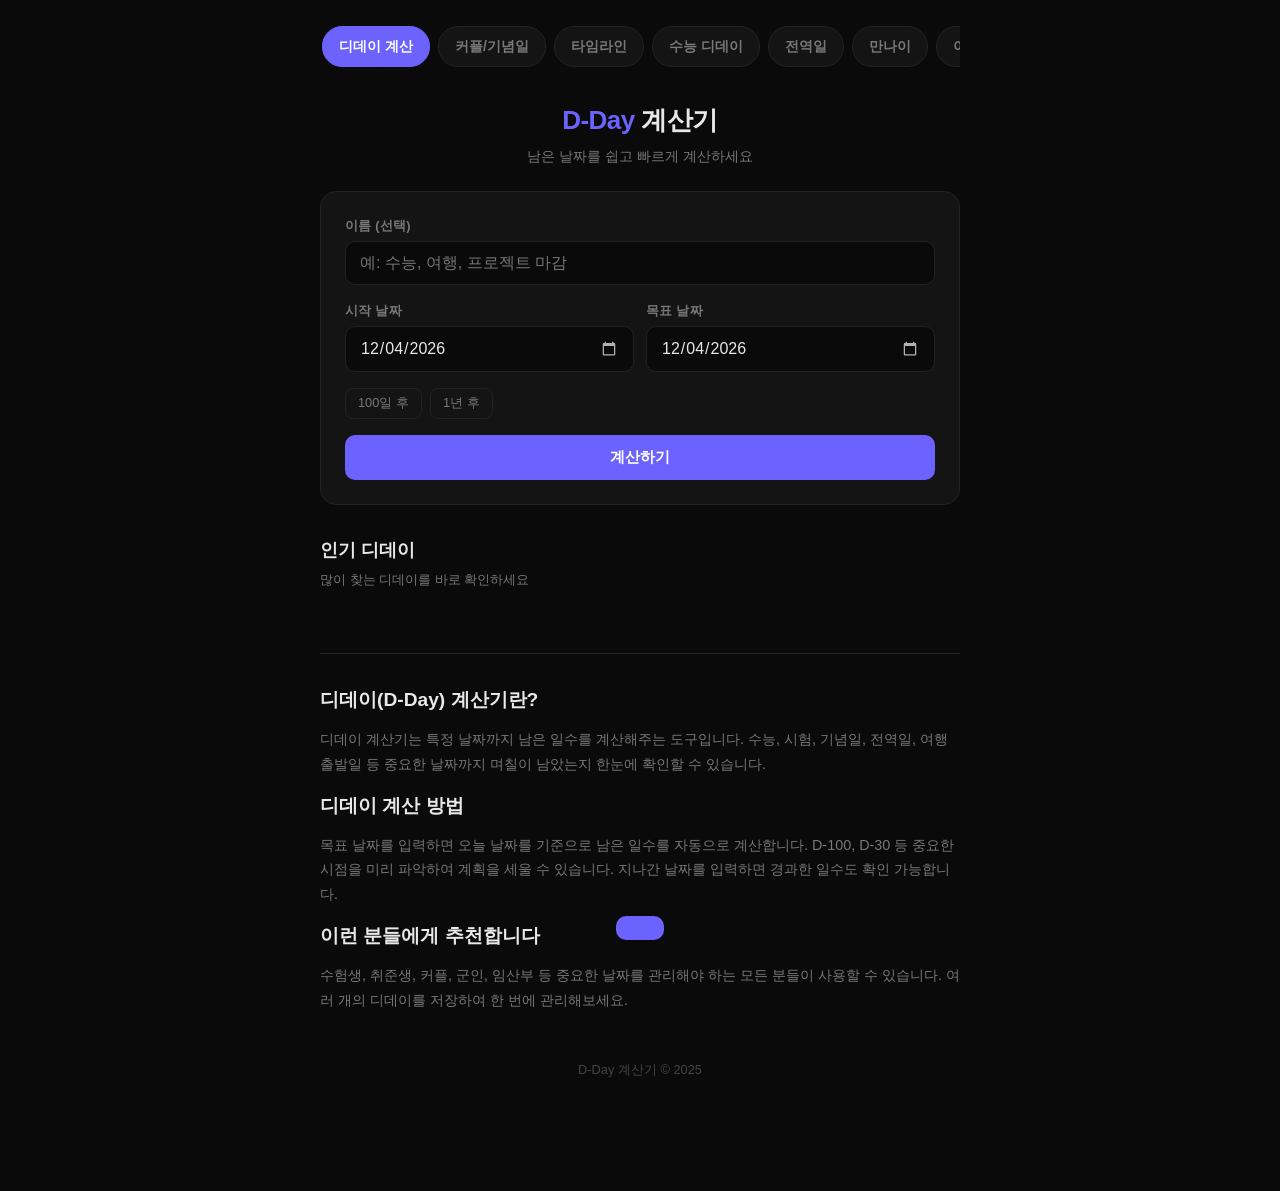
<file: index.html>
<!DOCTYPE html>
<html lang="ko">
<head>
  <meta charset="UTF-8">
  <meta name="viewport" content="width=device-width, initial-scale=1.0">
  <title>디데이 계산기 - 무료 D-Day 계산, 기념일 계산</title>
  <meta name="description" content="디데이 계산기로 남은 날짜를 쉽게 계산하세요. 기념일, 수능, 전역일, 커플 디데이를 한눈에 확인할 수 있습니다. 실시간 카운트다운, 시각화, 공유 카드 이미지 생성까지.">
  <meta name="keywords" content="디데이 계산기, D-Day 계산기, 기념일 계산기, 날짜 계산기, 수능 디데이, 전역일 계산기">
  <meta property="og:title" content="디데이 계산기 - 무료 D-Day 계산">
  <meta property="og:description" content="디데이 계산기로 남은 날짜를 쉽게 계산하세요. 실시간 카운트다운, 시각화, 인스타 공유 카드까지.">
  <meta property="og:type" content="website">
  <meta property="og:locale" content="ko_KR">
  <link rel="canonical" href="https://dday.github.io/">
  <script type="application/ld+json">
  {
    "@context": "https://schema.org",
    "@type": "WebApplication",
    "name": "디데이 계산기",
    "description": "디데이 계산기로 남은 날짜를 쉽고 빠르게 계산하세요",
    "url": "https://dday.github.io/",
    "applicationCategory": "UtilityApplication",
    "operatingSystem": "All",
    "offers": { "@type": "Offer", "price": "0", "priceCurrency": "KRW" },
    "inLanguage": "ko"
  }
  </script>
  <link rel="stylesheet" href="shared.css">
  <style>
    h1 span { color: var(--accent); }

    /* 입력 */
    .input-section { background: var(--card); border: 1px solid var(--border); border-radius: 16px; padding: 24px; margin-bottom: 24px; }
    .input-row { display: flex; gap: 12px; align-items: end; margin-bottom: 16px; }
    .input-group { flex: 1; }
    .input-group label { font-size: 0.8rem; margin-bottom: 6px; }
    .input-group input[type="text"], .input-group input[type="date"] { width: 100%; padding: 12px 14px; border: 1px solid var(--border); border-radius: 10px; background: var(--bg); color: var(--text); font-size: 1rem; outline: none; }
    .input-group input:focus { border-color: var(--accent); }
    .btn-primary { background: var(--accent); color: #fff; width: 100%; padding: 12px 24px; border: none; border-radius: 10px; font-size: 0.95rem; font-weight: 700; cursor: pointer; transition: opacity 0.2s; }
    .btn-primary:hover { opacity: 0.85; }
    .quick-btns { display: flex; gap: 8px; flex-wrap: wrap; margin-bottom: 16px; }
    .quick-btn { padding: 6px 12px; border: 1px solid var(--border); border-radius: 8px; background: transparent; color: var(--text-sub); font-size: 0.8rem; cursor: pointer; transition: all 0.2s; }
    .quick-btn:hover { border-color: var(--accent); color: var(--accent); }

    /* 결과 */
    .result { display: none; margin-bottom: 24px; animation: fadeIn 0.3s; }
    .result.show { display: block; }
    @keyframes fadeIn { from { opacity: 0; transform: translateY(8px); } to { opacity: 1; transform: translateY(0); } }
    .result-card { background: var(--card); border: 1px solid var(--border); border-radius: 16px; padding: 32px 24px; text-align: center; }
    .result-title { font-size: 0.9rem; color: var(--text-sub); margin-bottom: 8px; }
    .result-days { font-size: 3.5rem; font-weight: 900; background: linear-gradient(135deg, var(--accent), var(--accent2)); -webkit-background-clip: text; -webkit-text-fill-color: transparent; line-height: 1.2; }
    .result-label { font-size: 1rem; color: var(--text-sub); margin-top: 4px; }

    /* 카운트다운 */
    .cd-row { display: flex; justify-content: center; gap: 12px; margin-top: 20px; padding-top: 20px; border-top: 1px solid var(--border); }
    .cd-block { text-align: center; min-width: 52px; }
    .cd-value { font-size: 1.8rem; font-weight: 900; color: var(--text); font-variant-numeric: tabular-nums; }
    .cd-label { font-size: 0.7rem; color: var(--text-sub); margin-top: 2px; }
    .cd-sep { font-size: 1.5rem; color: #333; align-self: center; padding-bottom: 16px; }

    /* 토글 */
    .toggle-row { display: flex; justify-content: center; gap: 16px; margin: 16px 0 4px; }
    .toggle { display: flex; align-items: center; gap: 6px; font-size: 0.8rem; color: var(--text-sub); cursor: pointer; user-select: none; }
    .toggle input { display: none; }
    .toggle-slider { width: 32px; height: 18px; background: #333; border-radius: 9px; position: relative; transition: background 0.2s; }
    .toggle-slider::after { content: ''; position: absolute; width: 14px; height: 14px; background: #888; border-radius: 50%; top: 2px; left: 2px; transition: all 0.2s; }
    .toggle input:checked + .toggle-slider { background: var(--accent); }
    .toggle input:checked + .toggle-slider::after { left: 16px; background: #fff; }
    .result-detail { display: flex; justify-content: center; gap: 24px; margin-top: 16px; padding-top: 16px; border-top: 1px solid var(--border); }
    .detail-item { text-align: center; }
    .detail-value { font-size: 1.5rem; font-weight: 800; }
    .detail-label { font-size: 0.75rem; color: var(--text-sub); }

    /* 시각화 - 도트 그리드 */
    .viz-section { background: var(--card); border: 1px solid var(--border); border-radius: 16px; padding: 24px; margin-top: 16px; }
    .viz-section h3 { font-size: 0.9rem; color: var(--text-sub); margin-bottom: 12px; font-weight: 600; }
    .dot-grid { display: flex; flex-wrap: wrap; gap: 3px; }
    .dot { width: 8px; height: 8px; border-radius: 2px; background: #1e1e1e; }
    .dot.filled { background: var(--accent); }
    .dot.filled-accent2 { background: var(--accent2); }
    .viz-legend { display: flex; gap: 16px; margin-top: 10px; font-size: 0.75rem; color: var(--text-sub); }
    .viz-legend span { display: flex; align-items: center; gap: 4px; }
    .legend-dot { width: 8px; height: 8px; border-radius: 2px; display: inline-block; }

    /* 타임라인 */
    .timeline-section { background: var(--card); border: 1px solid var(--border); border-radius: 16px; padding: 24px; margin-top: 16px; }
    .timeline-section h3 { font-size: 0.9rem; color: var(--text-sub); margin-bottom: 16px; font-weight: 600; }
    .timeline { position: relative; padding-left: 24px; }
    .timeline::before { content: ''; position: absolute; left: 8px; top: 0; bottom: 0; width: 2px; background: #222; }
    .tl-item { position: relative; margin-bottom: 16px; }
    .tl-item::before { content: ''; position: absolute; left: -20px; top: 6px; width: 10px; height: 10px; border-radius: 50%; background: #333; border: 2px solid #444; }
    .tl-item.active::before { background: var(--accent); border-color: var(--accent); box-shadow: 0 0 8px rgba(108,99,255,0.4); }
    .tl-item.past::before { background: var(--text-sub); border-color: var(--text-sub); }
    .tl-name { font-weight: 700; font-size: 0.9rem; }
    .tl-date { font-size: 0.8rem; color: var(--text-sub); }
    .tl-dday { font-size: 0.8rem; color: var(--accent); font-weight: 700; }

    /* 재미 요소 */
    .fun-section { background: var(--card); border: 1px solid var(--border); border-radius: 16px; padding: 24px; margin-top: 16px; }
    .fun-section h3 { font-size: 0.9rem; color: var(--text-sub); margin-bottom: 16px; font-weight: 600; }
    .fun-grid { display: grid; grid-template-columns: 1fr 1fr; gap: 10px; }
    .fun-item { background: var(--bg); border-radius: 10px; padding: 14px; text-align: center; }
    .fun-value { font-size: 1.2rem; font-weight: 800; color: var(--accent); margin-bottom: 2px; }
    .fun-label { font-size: 0.7rem; color: var(--text-sub); }

    /* 공유 버튼 */
    .share-btns { display: flex; gap: 8px; justify-content: center; margin-top: 16px; flex-wrap: wrap; }
    .share-btn { padding: 8px 16px; border: 1px solid var(--border); border-radius: 8px; background: transparent; color: var(--text-sub); font-size: 0.8rem; cursor: pointer; transition: all 0.2s; }
    .share-btn:hover { border-color: var(--accent); color: var(--accent); }

    /* 위젯 코드 */
    .widget-section { background: var(--card); border: 1px solid var(--border); border-radius: 16px; padding: 24px; margin-top: 16px; }
    .widget-section h3 { font-size: 0.9rem; color: var(--text-sub); margin-bottom: 12px; font-weight: 600; }
    .widget-code { background: var(--bg); border: 1px solid var(--border); border-radius: 8px; padding: 12px; font-family: 'SF Mono', monospace; font-size: 0.75rem; color: var(--text-sub); word-break: break-all; cursor: pointer; }
    .widget-code:hover { border-color: var(--accent); }

    /* 저장된 디데이 */
    .saved-section { margin-top: 32px; }
    .saved-section h2 { font-size: 1.1rem; margin-bottom: 16px; font-weight: 700; }
    .saved-list { display: flex; flex-direction: column; gap: 10px; }
    .saved-item { display: flex; align-items: center; justify-content: space-between; background: var(--card); border: 1px solid var(--border); border-radius: 12px; padding: 16px; transition: background 0.2s; }
    .saved-item:hover { background: var(--card-hover); }
    .saved-info { flex: 1; }
    .saved-name { font-weight: 700; font-size: 0.95rem; }
    .saved-date { font-size: 0.8rem; color: var(--text-sub); }
    .saved-dday { font-size: 1.3rem; font-weight: 800; color: var(--accent); min-width: 80px; text-align: right; }
    .saved-dday.past { color: var(--text-sub); }
    .saved-delete { background: none; border: none; color: #555; cursor: pointer; font-size: 1.1rem; margin-left: 12px; padding: 4px; }
    .saved-delete:hover { color: var(--accent2); }
    .empty-msg { color: var(--text-sub); font-size: 0.85rem; text-align: center; padding: 24px; }

    /* 저장 타임라인 */
    .saved-timeline { position: relative; padding-left: 28px; margin-bottom: 20px; }
    .saved-timeline:empty { display: none; }
    .saved-timeline::before { content: ''; position: absolute; left: 9px; top: 0; bottom: 0; width: 2px; background: #222; }
    .stl-item { position: relative; margin-bottom: 16px; }
    .stl-item:last-child { margin-bottom: 0; }
    .stl-dot { position: absolute; left: -24px; top: 4px; width: 12px; height: 12px; border-radius: 50%; border: 2px solid #333; background: var(--bg); }
    .stl-item.past .stl-dot { background: var(--text-sub); border-color: var(--text-sub); }
    .stl-item.today .stl-dot { background: var(--accent); border-color: var(--accent); box-shadow: 0 0 8px rgba(108,99,255,.4); }
    .stl-item.future .stl-dot { background: transparent; border: 2px dashed var(--accent); }
    .stl-item.past { opacity: .5; }
    .stl-item.now-marker .stl-dot { background: var(--accent); border-color: var(--accent); box-shadow: 0 0 10px rgba(108,99,255,.5); }
    .stl-header { display: flex; justify-content: space-between; align-items: center; }
    .stl-name { font-weight: 700; font-size: .9rem; }
    .stl-dday { font-size: .8rem; font-weight: 700; color: var(--accent); }
    .stl-dday.past-text { color: var(--text-sub); }
    .stl-date { font-size: .78rem; color: var(--text-sub); margin-top: 2px; }
    .stl-now-label { font-size: .8rem; color: var(--accent); font-weight: 700; }

    .toast { position: fixed; bottom: 40px; left: 50%; transform: translateX(-50%) translateY(80px); background: var(--accent); color: #fff; padding: 12px 24px; border-radius: 10px; font-weight: 600; font-size: 0.9rem; transition: transform 0.3s; z-index: 999; }
    .toast.show { transform: translateX(-50%) translateY(0); }
    #shareCanvas { display: none; }

    /* 인기 디데이 */
    .popular-section { margin-top: 32px; }
    .popular-section h2 { font-size: 1.1rem; margin-bottom: 6px; font-weight: 700; }
    .popular-desc { color: var(--text-sub); font-size: 13px; margin-bottom: 16px; }
    .popular-grid { display: grid; grid-template-columns: 1fr 1fr; gap: 10px; }
    .popular-item { display: flex; align-items: center; gap: 12px; background: var(--card); border: 1px solid var(--border); border-radius: 12px; padding: 14px 16px; cursor: pointer; transition: all .15s ease; text-decoration: none; color: inherit; }
    .popular-item:hover { background: var(--card-hover); border-color: #333; transform: translateY(-1px); }
    .popular-item .pop-icon { font-size: 1.4rem; min-width: 28px; text-align: center; }
    .popular-item .pop-info { flex: 1; }
    .popular-item .pop-name { font-weight: 700; font-size: 14px; }
    .popular-item .pop-dday { font-size: 12px; color: var(--accent); font-weight: 700; margin-top: 2px; font-variant-numeric: tabular-nums; }

    @media (max-width: 480px) {
      .result-days { font-size: 2.8rem; }
      .input-row { flex-direction: column; }
      .fun-grid { grid-template-columns: 1fr; }
      .popular-grid { grid-template-columns: 1fr; }
    }
  </style>
</head>
<body>
  <div class="container">
  <nav class="nav">
    <a href="index.html" class="active">디데이 계산</a>
    <a href="couple.html">커플/기념일</a>
    <a href="timeline.html">타임라인</a>
    <a href="suneung.html">수능 디데이</a>
    <a href="military.html">전역일</a>
    <a href="age.html">만나이</a>
    <a href="event.html">이벤트</a>
  </nav>

  <header class="page-header">
    <h1><span>D-Day</span> 계산기</h1>
    <p>남은 날짜를 쉽고 빠르게 계산하세요</p>
  </header>
    <section class="input-section">
      <div class="input-row">
        <div class="input-group">
          <label>이름 (선택)</label>
          <input type="text" id="ddayName" placeholder="예: 수능, 여행, 프로젝트 마감">
        </div>
      </div>
      <div class="input-row">
        <div class="input-group">
          <label>시작 날짜</label>
          <input type="date" id="startDate">
        </div>
        <div class="input-group">
          <label>목표 날짜</label>
          <input type="date" id="ddayDate">
        </div>
      </div>
      <div class="quick-btns">
        <button class="quick-btn" data-days="100">100일 후</button>
        <button class="quick-btn" data-days="365">1년 후</button>
      </div>
      <button class="btn btn-primary" id="calcBtn">계산하기</button>
    </section>

    <!-- 결과 -->
    <div class="result" id="result">
      <!-- 메인 결과 카드 -->
      <div class="result-card">
        <p class="result-title" id="resultTitle"></p>
        <div class="result-days" id="resultDays"></div>
        <p class="result-label" id="resultLabel"></p>
        <div class="cd-row" id="countdown"></div>
        <div class="toggle-row">
          <label class="toggle"><input type="checkbox" id="showWeeks" checked><span class="toggle-slider"></span> 주</label>
          <label class="toggle"><input type="checkbox" id="showHours" checked><span class="toggle-slider"></span> 시간</label>
          <label class="toggle"><input type="checkbox" id="showMinutes" checked><span class="toggle-slider"></span> 분</label>
          <label class="toggle"><input type="checkbox" id="showSeconds" checked><span class="toggle-slider"></span> 초</label>
        </div>
        <div class="result-detail">
          <div class="detail-item" id="weekItem"><div class="detail-value" id="detailWeeks">0</div><div class="detail-label">주</div></div>
          <div class="detail-item" id="hourItem"><div class="detail-value" id="detailHours">0</div><div class="detail-label">시간</div></div>
          <div class="detail-item" id="minItem"><div class="detail-value" id="detailMinutes">0</div><div class="detail-label">분</div></div>
          <div class="detail-item" id="secItem"><div class="detail-value" id="detailSeconds">0</div><div class="detail-label">초</div></div>
        </div>
        <div class="share-btns">
          <button class="share-btn" id="saveBtn">저장하기</button>
          <button class="share-btn" id="shareBtn">링크 복사</button>
          <button class="share-btn" id="imageBtn">이미지 저장</button>
        </div>
        <div class="sns-share">
          <button class="sns-btn" onclick="snsShare('kakao', {title:'디데이 계산기', text:'D-Day 계산 결과를 확인하세요!'})">
            <svg viewBox="0 0 24 24"><path d="M12 3C6.5 3 2 6.58 2 11c0 2.83 1.87 5.32 4.68 6.73l-1.2 4.46c-.1.36.31.65.63.44L10.7 19.5c.43.03.86.05 1.3.05 5.5 0 10-3.58 10-8s-4.5-8-10-8z"/></svg>
            카카오톡
          </button>
          <button class="sns-btn" onclick="snsShare('twitter', {title:'디데이 계산기', text:'D-Day 계산 결과를 확인하세요!'})">
            <svg viewBox="0 0 24 24"><path d="M18.244 2.25h3.308l-7.227 8.26 8.502 11.24H16.17l-5.214-6.817L4.99 21.75H1.68l7.73-8.835L1.254 2.25H8.08l4.713 6.231zm-1.161 17.52h1.833L7.084 4.126H5.117z"/></svg>
            X
          </button>
          <button class="sns-btn" onclick="snsShare('facebook', {title:'디데이 계산기', text:'D-Day 계산 결과를 확인하세요!'})">
            <svg viewBox="0 0 24 24"><path d="M24 12.073c0-6.627-5.373-12-12-12s-12 5.373-12 12c0 5.99 4.388 10.954 10.125 11.854v-8.385H7.078v-3.47h3.047V9.43c0-3.007 1.792-4.669 4.533-4.669 1.312 0 2.686.235 2.686.235v2.953H15.83c-1.491 0-1.956.925-1.956 1.874v2.25h3.328l-.532 3.47h-2.796v8.385C19.612 23.027 24 18.062 24 12.073z"/></svg>
            페이스북
          </button>
          <button class="sns-btn" onclick="snsShare('copy', {title:'디데이 계산기', text:'D-Day 계산 결과를 확인하세요!'})">
            <svg viewBox="0 0 24 24"><path d="M16 1H4c-1.1 0-2 .9-2 2v14h2V3h12V1zm3 4H8c-1.1 0-2 .9-2 2v14c0 1.1.9 2 2 2h11c1.1 0 2-.9 2-2V7c0-1.1-.9-2-2-2zm0 16H8V7h11v14z"/></svg>
            링크 복사
          </button>
        </div>
      </div>

      <!-- 위젯 코드 -->
      <div class="widget-section">
        <h3>블로그/노션에 임베드</h3>
        <div class="widget-code" id="widgetCode" onclick="copyWidget()"></div>
      </div>
    </div>

    <!-- 인기 디데이 -->
    <section class="popular-section">
      <h2>인기 디데이</h2>
      <p class="popular-desc">많이 찾는 디데이를 바로 확인하세요</p>
      <div class="popular-grid" id="popularGrid"></div>
    </section>

    <article class="seo-content">
      <h2>디데이(D-Day) 계산기란?</h2>
      <p>디데이 계산기는 특정 날짜까지 남은 일수를 계산해주는 도구입니다. 수능, 시험, 기념일, 전역일, 여행 출발일 등 중요한 날짜까지 며칠이 남았는지 한눈에 확인할 수 있습니다.</p>
      <h2>디데이 계산 방법</h2>
      <p>목표 날짜를 입력하면 오늘 날짜를 기준으로 남은 일수를 자동으로 계산합니다. D-100, D-30 등 중요한 시점을 미리 파악하여 계획을 세울 수 있습니다. 지나간 날짜를 입력하면 경과한 일수도 확인 가능합니다.</p>
      <h2>이런 분들에게 추천합니다</h2>
      <p>수험생, 취준생, 커플, 군인, 임산부 등 중요한 날짜를 관리해야 하는 모든 분들이 사용할 수 있습니다. 여러 개의 디데이를 저장하여 한 번에 관리해보세요.</p>
    </article>
  </div>

  <footer>D-Day 계산기 &copy; 2025</footer>
  <div class="toast" id="toast"></div>
  <canvas id="shareCanvas"></canvas>

  <script>
    const ddayName = document.getElementById('ddayName');
    const ddayDate = document.getElementById('ddayDate');
    const startDateEl = document.getElementById('startDate');
    const calcBtn = document.getElementById('calcBtn');
    const resultEl = document.getElementById('result');

    const todayStr = new Date().toISOString().split('T')[0];
    startDateEl.value = todayStr;
    ddayDate.value = todayStr;

    let countdownInterval = null;
    let currentDays = 0;
    let currentName = '';

    // 토글
    ['showWeeks','showHours','showMinutes','showSeconds'].forEach(id => {
      document.getElementById(id).addEventListener('change', updateVisibility);
    });
    function updateVisibility() {
      document.getElementById('weekItem').style.display = document.getElementById('showWeeks').checked ? '' : 'none';
      document.getElementById('hourItem').style.display = document.getElementById('showHours').checked ? '' : 'none';
      document.getElementById('minItem').style.display = document.getElementById('showMinutes').checked ? '' : 'none';
      document.getElementById('secItem').style.display = document.getElementById('showSeconds').checked ? '' : 'none';
    }

    // 퀵 버튼
    document.querySelectorAll('.quick-btn').forEach(btn => {
      btn.addEventListener('click', () => {
        if (btn.dataset.days) {
          const d = new Date();
          d.setDate(d.getDate() + parseInt(btn.dataset.days));
          ddayDate.value = d.toISOString().split('T')[0];
          ddayName.value = btn.textContent;
        } else if (btn.dataset.date) {
          ddayDate.value = btn.dataset.date;
          ddayName.value = btn.textContent;
        }
        startDateEl.value = todayStr;
        calculate();
      });
    });

    // URL 파라미터 또는 마지막 계산 복원
    const params = new URLSearchParams(location.search);
    if (params.get('date')) {
      ddayDate.value = params.get('date');
      if (params.get('name')) ddayName.value = decodeURIComponent(params.get('name'));
      if (params.get('start')) startDateEl.value = params.get('start');
      calculate();
    } else {
      const last = JSON.parse(localStorage.getItem('lastCalc') || 'null');
      if (last) {
        ddayName.value = last.name || '';
        ddayDate.value = last.date || todayStr;
        startDateEl.value = last.start || todayStr;
        calculate();
      }
    }

    calcBtn.addEventListener('click', calculate);
    ddayDate.addEventListener('keydown', e => { if (e.key === 'Enter') calculate(); });

    function calculate() {
      const targetDate = new Date(ddayDate.value + 'T00:00:00');
      const baseDate = new Date(startDateEl.value + 'T00:00:00');
      const diff = targetDate - baseDate;
      const days = Math.ceil(diff / (1000 * 60 * 60 * 24));
      const absDays = Math.abs(days);
      const name = ddayName.value || formatDate(targetDate);
      const isFromToday = startDateEl.value === todayStr;

      currentDays = days;
      currentName = name;

      // 마지막 계산 저장
      localStorage.setItem('lastCalc', JSON.stringify({ name: ddayName.value, date: ddayDate.value, start: startDateEl.value }));

      document.getElementById('resultTitle').textContent = name;

      if (days > 0) {
        document.getElementById('resultDays').textContent = `D-${days}`;
        const from = isFromToday ? '' : `${formatDate(baseDate)} 기준, `;
        document.getElementById('resultLabel').textContent = `${from}${formatDate(targetDate)}까지 ${days}일 남았습니다`;
      } else if (days === 0) {
        document.getElementById('resultDays').textContent = 'D-Day';
        document.getElementById('resultLabel').textContent = isFromToday ? '오늘이 바로 그 날입니다!' : '같은 날짜입니다';
      } else {
        document.getElementById('resultDays').textContent = `D+${absDays}`;
        const from = isFromToday ? '' : `${formatDate(baseDate)} 기준, `;
        document.getElementById('resultLabel').textContent = `${from}${formatDate(targetDate)}로부터 ${absDays}일 지났습니다`;
      }

      document.getElementById('detailWeeks').textContent = Math.floor(absDays / 7).toLocaleString();
      document.getElementById('detailHours').textContent = (absDays * 24).toLocaleString();
      document.getElementById('detailMinutes').textContent = (absDays * 24 * 60).toLocaleString();
      document.getElementById('detailSeconds').textContent = (absDays * 24 * 60 * 60).toLocaleString();

      // 카운트다운
      if (countdownInterval) clearInterval(countdownInterval);
      if (isFromToday && days !== 0) {
        updateCountdown(targetDate);
        countdownInterval = setInterval(() => updateCountdown(targetDate), 1000);
      } else {
        document.getElementById('countdown').innerHTML = '';
      }

      // 위젯 코드
      renderWidget();

      resultEl.classList.add('show');
    }

    function updateCountdown(targetDate) {
      const now = new Date();
      const target = new Date(targetDate);
      target.setHours(0, 0, 0, 0);
      const diff = target - now;
      const absDiff = Math.abs(diff);
      const prefix = diff > 0 ? '' : '+';

      const d = Math.floor(absDiff / (1000*60*60*24));
      const h = Math.floor((absDiff % (1000*60*60*24)) / (1000*60*60));
      const m = Math.floor((absDiff % (1000*60*60)) / (1000*60));
      const s = Math.floor((absDiff % (1000*60)) / 1000);

      document.getElementById('countdown').innerHTML = `
        <div class="cd-block"><div class="cd-value">${prefix}${d}</div><div class="cd-label">일</div></div>
        <div class="cd-sep">:</div>
        <div class="cd-block"><div class="cd-value">${String(h).padStart(2,'0')}</div><div class="cd-label">시간</div></div>
        <div class="cd-sep">:</div>
        <div class="cd-block"><div class="cd-value">${String(m).padStart(2,'0')}</div><div class="cd-label">분</div></div>
        <div class="cd-sep">:</div>
        <div class="cd-block"><div class="cd-value">${String(s).padStart(2,'0')}</div><div class="cd-label">초</div></div>
      `;

      const totalSec = Math.floor(absDiff / 1000);
      if (document.getElementById('showWeeks').checked) document.getElementById('detailWeeks').textContent = Math.floor(d / 7).toLocaleString();
      if (document.getElementById('showHours').checked) document.getElementById('detailHours').textContent = Math.floor(totalSec / 3600).toLocaleString();
      if (document.getElementById('showMinutes').checked) document.getElementById('detailMinutes').textContent = Math.floor(totalSec / 60).toLocaleString();
      if (document.getElementById('showSeconds').checked) document.getElementById('detailSeconds').textContent = totalSec.toLocaleString();
    }

    // ====== 1. 도트 그리드 시각화 ======
    function renderDotGrid(days, absDays, isFromToday, baseDate, targetDate) {
      const grid = document.getElementById('dotGrid');
      const totalDots = Math.min(absDays, 365); // 최대 365개

      if (days > 0 && isFromToday) {
        // 미래: 전체 기간 중 지나간 날 표시
        const today = new Date(); today.setHours(0,0,0,0);
        const passed = Math.ceil((today - baseDate) / (1000*60*60*24));
        const total = absDays;
        const dots = Math.min(total, 365);
        const filledRatio = Math.max(0, passed / total);
        const filledCount = Math.round(dots * filledRatio);

        grid.innerHTML = Array.from({length: dots}, (_, i) =>
          `<div class="dot ${i < filledCount ? 'filled' : ''}"></div>`
        ).join('');
      } else {
        // 과거: 전부 채움
        grid.innerHTML = Array.from({length: totalDots}, () =>
          `<div class="dot filled"></div>`
        ).join('');
      }
    }

    // ====== 타임라인 (현재 계산 + 저장된 것 통합) ======
    function renderTimeline() {
      const saved = JSON.parse(localStorage.getItem('ddays') || '[]');
      const today = new Date(); today.setHours(0,0,0,0);
      const dayNames = ['일','월','화','수','목','금','토'];

      // 현재 계산 + 저장된 것 합치기
      const items = [
        { name: currentName, date: ddayDate.value, current: true },
        ...saved.map(s => ({ ...s, current: false }))
      ];

      // 중복 제거
      const unique = [];
      const seen = new Set();
      items.forEach(item => {
        const key = item.date + item.name;
        if (!seen.has(key)) { seen.add(key); unique.push(item); }
      });

      unique.sort((a, b) => new Date(a.date) - new Date(b.date));

      const timeline = document.getElementById('timeline');
      const section = document.getElementById('timelineSection');

      if (unique.length <= 1 && saved.length === 0) {
        section.style.display = 'none';
        return;
      }
      section.style.display = '';

      let html = '';
      let todayInserted = false;

      for (const item of unique) {
        const target = new Date(item.date + 'T00:00:00');
        const diff = Math.ceil((target - today) / (1000*60*60*24));
        const isPast = diff < 0;
        const isToday = diff === 0;

        // "오늘" 마커
        if (!todayInserted && !isPast) {
          html += `<div class="stl-item now-marker">
            <div class="stl-dot"></div>
            <div class="stl-now-label">오늘</div>
            <div class="stl-date">${today.getFullYear()}.${String(today.getMonth()+1).padStart(2,'0')}.${String(today.getDate()).padStart(2,'0')} (${dayNames[today.getDay()]})</div>
          </div>`;
          todayInserted = true;
        }

        const cls = isToday ? 'today' : isPast ? 'past' : 'future';
        const ddayText = diff > 0 ? `D-${diff}` : diff === 0 ? 'D-Day' : `D+${Math.abs(diff)}`;
        const deleteBtn = !item.current && item.id ? `<button class="saved-delete" onclick="deleteDday(${item.id})" style="margin-left:8px">&#x2715;</button>` : '';

        html += `<div class="stl-item ${cls}">
          <div class="stl-dot"></div>
          <div class="stl-header">
            <span class="stl-name">${item.name}</span>
            <span style="display:flex;align-items:center">
              <span class="stl-dday ${isPast ? 'past-text' : ''}">${ddayText}</span>
              ${deleteBtn}
            </span>
          </div>
          <div class="stl-date">${target.getFullYear()}.${String(target.getMonth()+1).padStart(2,'0')}.${String(target.getDate()).padStart(2,'0')} (${dayNames[target.getDay()]})</div>
        </div>`;
      }

      if (!todayInserted) {
        html += `<div class="stl-item now-marker">
          <div class="stl-dot"></div>
          <div class="stl-now-label">오늘</div>
          <div class="stl-date">${today.getFullYear()}.${String(today.getMonth()+1).padStart(2,'0')}.${String(today.getDate()).padStart(2,'0')} (${dayNames[today.getDay()]})</div>
        </div>`;
      }

      timeline.innerHTML = html;
    }

    // ====== 4. 공유 카드 이미지 ======
    document.getElementById('imageBtn').addEventListener('click', generateShareImage);

    function generateShareImage() {
      const canvas = document.getElementById('shareCanvas');
      const ctx = canvas.getContext('2d');

      // 인스타 스토리 사이즈 (1080x1920) -> 축소 (540x960)
      canvas.width = 540;
      canvas.height = 960;

      // 배경 그라디언트
      const grad = ctx.createLinearGradient(0, 0, 540, 960);
      grad.addColorStop(0, '#0f0c29');
      grad.addColorStop(0.5, '#302b63');
      grad.addColorStop(1, '#24243e');
      ctx.fillStyle = grad;
      ctx.fillRect(0, 0, 540, 960);

      // 타이틀
      ctx.fillStyle = '#888';
      ctx.font = '600 20px -apple-system, sans-serif';
      ctx.textAlign = 'center';
      ctx.fillText(currentName, 270, 300);

      // D-Day 숫자
      const ddayText = document.getElementById('resultDays').textContent;
      ctx.font = '900 80px -apple-system, sans-serif';
      const gradient = ctx.createLinearGradient(140, 340, 400, 440);
      gradient.addColorStop(0, '#6C63FF');
      gradient.addColorStop(1, '#FF6584');
      ctx.fillStyle = gradient;
      ctx.fillText(ddayText, 270, 420);

      // 설명
      ctx.fillStyle = '#888';
      ctx.font = '400 18px -apple-system, sans-serif';
      ctx.fillText(document.getElementById('resultLabel').textContent, 270, 480);

      // 구분선
      ctx.strokeStyle = '#333';
      ctx.lineWidth = 1;
      ctx.beginPath();
      ctx.moveTo(120, 520);
      ctx.lineTo(420, 520);
      ctx.stroke();

      // 상세 정보
      ctx.fillStyle = '#666';
      ctx.font = '400 16px -apple-system, sans-serif';
      const absDays = Math.abs(currentDays);
      const details = [
        `${Math.floor(absDays / 7).toLocaleString()}주`,
        `${(absDays * 24).toLocaleString()}시간`,
        `${(absDays * 24 * 60).toLocaleString()}분`,
      ];
      ctx.fillText(details.join('  |  '), 270, 560);

      // 재미 요소
      ctx.font = '600 16px -apple-system, sans-serif';
      ctx.fillStyle = '#6C63FF';
      ctx.fillText(`심장이 ${(absDays * 72 * 60).toLocaleString()}번 뛰었습니다`, 270, 640);
      ctx.fillText(`숨을 ${(absDays * 20000).toLocaleString()}번 쉬었습니다`, 270, 680);

      // 워터마크
      ctx.fillStyle = '#444';
      ctx.font = '400 14px -apple-system, sans-serif';
      ctx.fillText('D-Day 계산기', 270, 880);

      // 다운로드
      canvas.toBlob(blob => {
        const url = URL.createObjectURL(blob);
        const a = document.createElement('a');
        a.href = url;
        a.download = `dday-${ddayDate.value}.png`;
        a.click();
        URL.revokeObjectURL(url);
        showToast('이미지가 저장되었습니다!');
      });
    }

    // ====== 5. 위젯 코드 ======
    function renderWidget() {
      const name = encodeURIComponent(currentName);
      const date = ddayDate.value;
      const code = `<iframe src="${location.origin}${location.pathname}?date=${date}&name=${name}&embed=1" width="300" height="200" frameborder="0" style="border-radius:12px"></iframe>`;
      document.getElementById('widgetCode').textContent = code;
    }

    function copyWidget() {
      navigator.clipboard.writeText(document.getElementById('widgetCode').textContent);
      showToast('위젯 코드가 복사되었습니다!');
    }

    // ====== 6. 오늘이 특별한 이유 ======
    function renderTodaySpecial() {
      const now = new Date();
      const startOfYear = new Date(now.getFullYear(), 0, 1);
      const dayOfYear = Math.ceil((now - startOfYear) / (1000*60*60*24));
      const daysLeft = (isLeapYear(now.getFullYear()) ? 366 : 365) - dayOfYear;

      const month = now.getMonth() + 1;
      const date = now.getDate();
      const dayNames = ['일', '월', '화', '수', '목', '금', '토'];
      const dayName = dayNames[now.getDay()];

      const facts = [
        `${now.getFullYear()}년의 ${dayOfYear}번째 날 (남은 ${daysLeft}일)`,
        `${month}월 ${Math.ceil(date / 7)}번째 ${dayName}요일`,
      ];

      // 특별한 숫자 날 체크
      const specialNums = [100, 200, 365, 500, 777, 1000, 1234, 2000, 3000, 5000, 10000];
      const saved = JSON.parse(localStorage.getItem('ddays') || '[]');
      saved.forEach(item => {
        const target = new Date(item.date + 'T00:00:00');
        const today = new Date(); today.setHours(0,0,0,0);
        const diff = Math.abs(Math.ceil((today - target) / (1000*60*60*24)));
        if (specialNums.includes(diff)) {
          facts.push(`"${item.name}"으로부터 ${diff}일째!`);
        }
      });

      document.getElementById('todayContent').innerHTML = facts.map(f => `<p style="margin:4px 0">${f}</p>`).join('');
    }

    function isLeapYear(y) { return (y % 4 === 0 && y % 100 !== 0) || y % 400 === 0; }

    function formatDate(d) {
      return `${d.getFullYear()}년 ${d.getMonth() + 1}월 ${d.getDate()}일`;
    }

    // 저장하기
    document.getElementById('saveBtn').addEventListener('click', () => {
      const name = ddayName.value || formatDate(new Date(ddayDate.value));
      const date = ddayDate.value;
      if (!date) return;
      const saved = JSON.parse(localStorage.getItem('ddays') || '[]');
      if (saved.some(s => s.date === date && s.name === name)) { showToast('이미 저장된 디데이입니다'); return; }
      saved.push({ name, date, id: Date.now() });
      localStorage.setItem('ddays', JSON.stringify(saved));
      renderSaved();
      showToast('저장되었습니다!');
    });

    // 링크 복사
    document.getElementById('shareBtn').addEventListener('click', () => {
      const name = ddayName.value || '';
      const date = ddayDate.value;
      const start = startDateEl.value !== todayStr ? `&start=${startDateEl.value}` : '';
      const url = `${location.origin}${location.pathname}?date=${date}&name=${encodeURIComponent(name)}${start}`;
      navigator.clipboard.writeText(url);
      showToast('링크가 복사되었습니다!');
    });

    function renderSaved() {
      renderTimeline();
    }

    function deleteDday(id) {
      const saved = JSON.parse(localStorage.getItem('ddays') || '[]');
      localStorage.setItem('ddays', JSON.stringify(saved.filter(s => s.id !== id)));
      renderSaved();
      renderTimeline();
    }

    function showToast(msg) {
      const toast = document.getElementById('toast');
      toast.textContent = msg;
      toast.classList.add('show');
      setTimeout(() => toast.classList.remove('show'), 1500);
    }

    // 초기화
    renderSaved();

    // 인기 디데이
    (function(){
      const now = new Date();
      const today = new Date(now.getFullYear(), now.getMonth(), now.getDate());

      function nextDate(m, d) {
        let dt = new Date(now.getFullYear(), m - 1, d);
        if (dt <= today) dt = new Date(now.getFullYear() + 1, m - 1, d);
        return dt;
      }

      function daysUntil(target) {
        return Math.round((target - today) / (24*60*60*1000));
      }

      // 수능: 11월 셋째 주 목요일
      function getSuneung(year) {
        const first = new Date(year, 10, 1);
        const offset = (4 - first.getDay() + 7) % 7;
        return new Date(year, 10, 1 + offset + 14);
      }
      let suneungDate = getSuneung(now.getFullYear());
      if (suneungDate <= today) suneungDate = getSuneung(now.getFullYear() + 1);
      const suneungYear = suneungDate.getFullYear();

      const items = [
        { icon: '🎄', name: '크리스마스', dday: daysUntil(nextDate(12, 25)), href: 'event.html?type=christmas' },
        { icon: '🎆', name: '새해', dday: daysUntil(nextDate(1, 1)), href: 'event.html?type=newyear' },
        { icon: '📝', name: `${suneungYear} 수능`, dday: daysUntil(suneungDate), href: `suneung.html?year=${suneungYear}` },
        { icon: '🪖', name: '전역일 계산', dday: null, href: 'military.html' },
        { icon: '🎂', name: '만나이 계산', dday: null, href: 'age.html' },
        { icon: '💑', name: '커플 기념일', dday: null, href: 'couple.html' },
        { icon: '🎃', name: '할로윈', dday: daysUntil(nextDate(10, 31)), href: 'event.html?type=halloween' },
        { icon: '💝', name: '밸런타인데이', dday: daysUntil(nextDate(2, 14)), href: 'event.html?type=valentine' },
      ];

      const grid = document.getElementById('popularGrid');
      if (!grid) return;

      items.forEach(item => {
        const a = document.createElement('a');
        a.className = 'popular-item';
        a.href = item.href;
        const ddayText = item.dday !== null ? (item.dday === 0 ? 'D-DAY' : item.dday > 0 ? `D-${item.dday}` : `D+${Math.abs(item.dday)}`) : '바로가기';
        a.innerHTML = `
          <span class="pop-icon">${item.icon}</span>
          <div class="pop-info">
            <div class="pop-name">${item.name}</div>
            <div class="pop-dday">${ddayText}</div>
          </div>
        `;
        grid.appendChild(a);
      });
    })();

    showCtaBanner('.container', 'index.html', '나만의 디데이도 계산해보세요!');
  </script>
</body>
</html>
</file>
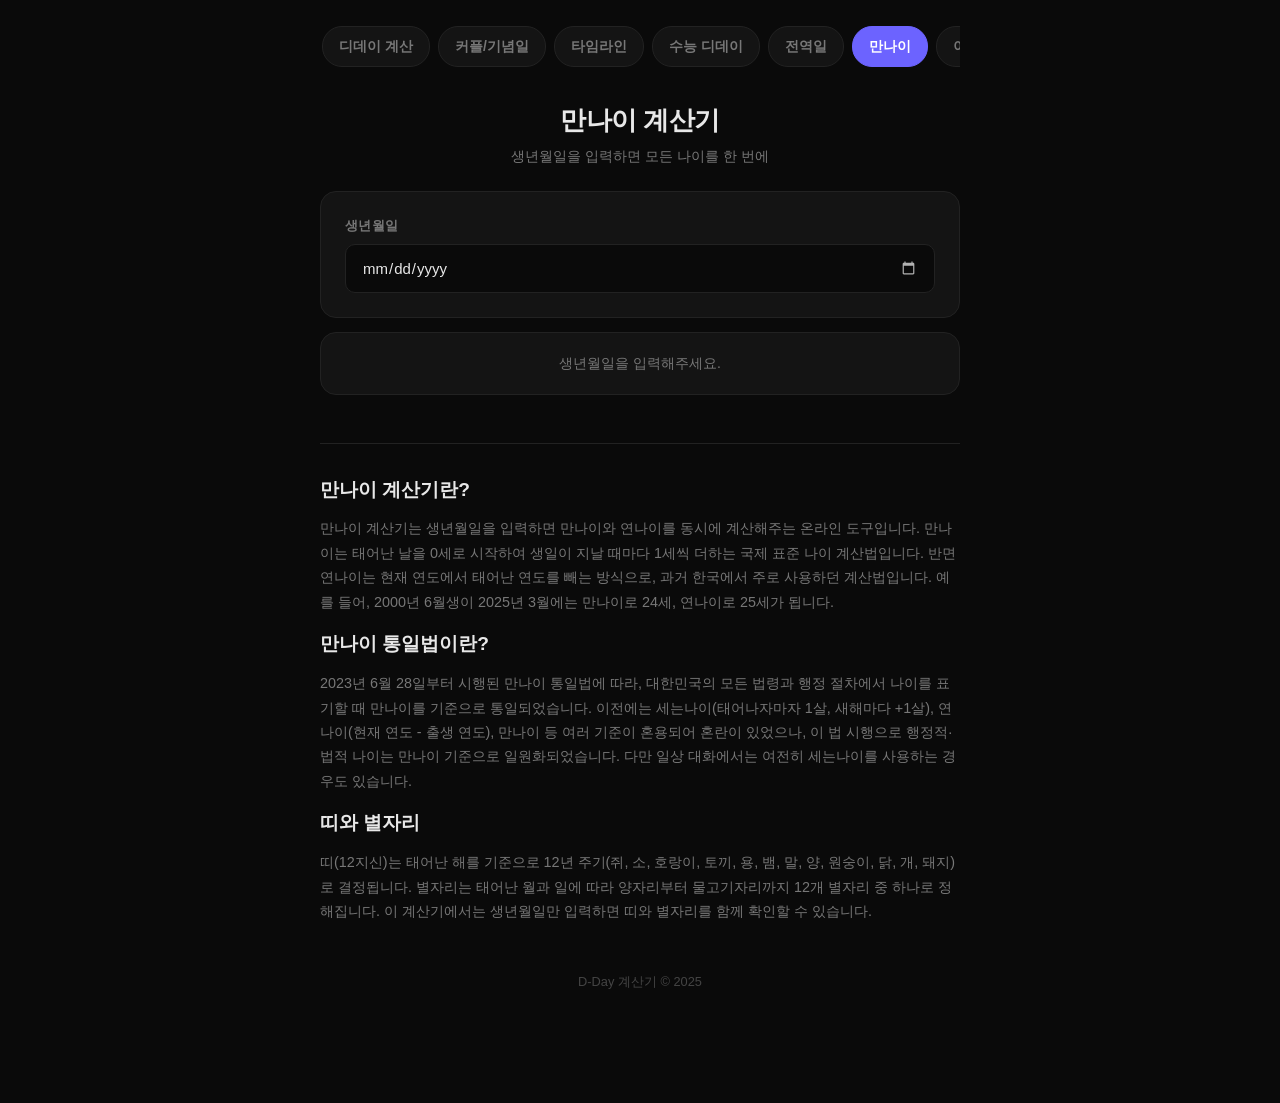
<file: age.html>
<!DOCTYPE html>
<html lang="ko">
<head>
  <meta charset="UTF-8">
  <meta name="viewport" content="width=device-width, initial-scale=1.0, viewport-fit=cover">
  <title>만나이 계산기 - 한국나이, 만나이, 연나이 변환</title>
  <meta name="description" content="만나이 계산기로 정확한 나이를 확인하세요. 만나이, 연나이(한국나이) 동시 확인. 생일 카운트다운, 띠, 별자리까지 한 번에.">
  <meta name="keywords" content="만나이 계산기, 한국나이 계산, 연나이 계산, 나이 계산기, 띠 계산, 별자리 계산">
  <meta property="og:title" content="만나이 계산기 - 한국나이, 만나이, 연나이 변환">
  <meta property="og:description" content="만나이 계산기로 정확한 나이를 확인하세요. 만나이, 연나이(한국나이) 동시 확인. 생일 카운트다운, 띠, 별자리까지 한 번에.">
  <meta property="og:type" content="website">
  <meta property="og:locale" content="ko_KR">
  <link rel="canonical" href="https://dday.github.io/age.html">

  <script type="application/ld+json">
  {
    "@context": "https://schema.org",
    "@type": "WebApplication",
    "name": "만나이 계산기",
    "description": "만나이와 연나이를 정확하게 계산하는 온라인 도구",
    "url": "https://dday.github.io/age.html",
    "applicationCategory": "UtilityApplication",
    "operatingSystem": "All",
    "offers": { "@type": "Offer", "price": "0", "priceCurrency": "KRW" },
    "inLanguage": "ko"
  }
  </script>
  <script type="application/ld+json">
  {
    "@context": "https://schema.org",
    "@type": "FAQPage",
    "mainEntity": [
      {
        "@type": "Question",
        "name": "만나이란 무엇인가요?",
        "acceptedAnswer": {
          "@type": "Answer",
          "text": "만나이는 태어난 날을 0세로 시작하여, 생일이 지날 때마다 1살씩 더하는 국제 표준 나이 계산법입니다. 대부분의 국가에서 사용하며, 2023년부터 대한민국에서도 법적·행정적으로 만나이를 기준으로 통일하였습니다."
        }
      },
      {
        "@type": "Question",
        "name": "만나이와 한국나이(연나이)의 차이는 무엇인가요?",
        "acceptedAnswer": {
          "@type": "Answer",
          "text": "만나이는 생일 기준으로 계산하여 0세부터 시작하지만, 연나이(한국나이)는 현재 연도에서 태어난 연도를 빼서 계산합니다. 예를 들어 2000년생이 2025년에는 연나이로 25세, 만나이로는 생일 전이면 24세, 생일 후면 25세가 됩니다."
        }
      },
      {
        "@type": "Question",
        "name": "만나이 통일법이란 무엇인가요?",
        "acceptedAnswer": {
          "@type": "Answer",
          "text": "만나이 통일법은 2023년 6월 28일부터 시행된 법률로, 법령이나 계약 등에서 나이를 표시할 때 만나이를 기준으로 통일하는 법입니다. 이전에는 한국에서 세는나이, 연나이, 만나이 등 여러 나이 기준이 혼용되어 혼란이 있었으나, 이 법으로 만나이로 통일되었습니다."
        }
      },
      {
        "@type": "Question",
        "name": "띠와 별자리는 어떻게 결정되나요?",
        "acceptedAnswer": {
          "@type": "Answer",
          "text": "띠(12지신)는 태어난 연도를 기준으로 12년 주기로 결정됩니다. 쥐, 소, 호랑이, 토끼, 용, 뱀, 말, 양, 원숭이, 닭, 개, 돼지 순입니다. 별자리는 태어난 월과 일을 기준으로 결정되며, 양자리부터 물고기자리까지 12개의 별자리가 있습니다."
        }
      }
    ]
  }
  </script>

  <link rel="stylesheet" href="shared.css">
  <style>
    .age-grid {
      display: grid;
      grid-template-columns: 1fr 1fr;
      gap: 10px;
    }
    .age-box {
      background: var(--bg);
      border: 1px solid var(--border);
      border-radius: 12px;
      padding: 20px 16px;
      text-align: center;
    }
    .age-box .num {
      font-size: 48px;
      font-weight: 900;
      letter-spacing: -0.04em;
      line-height: 1;
      background: linear-gradient(135deg, var(--accent), var(--accent2));
      -webkit-background-clip: text;
      background-clip: text;
      -webkit-text-fill-color: transparent;
      font-variant-numeric: tabular-nums;
    }
    .age-box .num-sm {
      font-size: 32px;
      font-weight: 800;
      color: var(--text);
      font-variant-numeric: tabular-nums;
      letter-spacing: -0.03em;
      line-height: 1;
    }
    .age-box .lbl {
      font-size: 12px;
      color: var(--text-sub);
      margin-top: 10px;
      font-weight: 600;
      letter-spacing: 0.05em;
      text-transform: uppercase;
    }
    .zodiac-grid {
      display: grid;
      grid-template-columns: 1fr 1fr;
      gap: 10px;
    }
    .zodiac-box {
      background: var(--bg);
      border: 1px solid var(--border);
      border-radius: 12px;
      padding: 18px 14px;
      text-align: center;
    }
    .zodiac-box .name {
      font-weight: 800;
      font-size: 22px;
      letter-spacing: -0.02em;
      background: linear-gradient(135deg, var(--accent), var(--accent2));
      -webkit-background-clip: text;
      background-clip: text;
      -webkit-text-fill-color: transparent;
    }
    .zodiac-box .sub {
      font-size: 11px;
      color: var(--text-sub);
      margin-top: 4px;
      font-weight: 600;
      letter-spacing: 0.04em;
      text-transform: uppercase;
    }
    .trivia-list p {
      padding: 10px 0;
      border-bottom: 1px solid var(--border);
      font-size: 14px;
      line-height: 1.5;
    }
    .trivia-list p:last-child { border-bottom: none; }
    .trivia-list .year-badge {
      display: inline-block;
      font-size: 11px;
      font-weight: 700;
      background: var(--bg);
      border: 1px solid var(--border);
      padding: 2px 8px;
      border-radius: 6px;
      margin-right: 8px;
      color: var(--accent);
      letter-spacing: 0.02em;
      font-variant-numeric: tabular-nums;
    }
    .empty {
      text-align: center;
      color: var(--text-sub);
      font-size: 14px;
      padding: 20px 0;
    }
    .small-countdown {
      display: grid;
      grid-template-columns: repeat(3, 1fr);
      gap: 8px;
      margin-top: 14px;
    }
    .small-countdown .unit {
      background: var(--bg);
      border: 1px solid var(--border);
      border-radius: 10px;
      padding: 12px 6px;
      text-align: center;
    }
    .small-countdown .num {
      font-size: 22px;
      font-weight: 800;
      letter-spacing: -0.02em;
      font-variant-numeric: tabular-nums;
    }
    .small-countdown .lbl {
      font-size: 11px;
      color: var(--text-sub);
      margin-top: 2px;
      font-weight: 600;
      letter-spacing: 0.05em;
      text-transform: uppercase;
    }
    .birthday-msg {
      text-align: center;
      margin-top: 12px;
      font-size: 13px;
      color: var(--text-sub);
      font-weight: 600;
    }
    .birthday-msg .dday-txt {
      color: var(--accent);
      font-weight: 800;
    }
  </style>
</head>
<body>
<div class="container">
  <nav class="nav">
    <a href="index.html">디데이 계산</a>
    <a href="couple.html">커플/기념일</a>
    <a href="timeline.html">타임라인</a>
    <a href="suneung.html">수능 디데이</a>
    <a href="military.html">전역일</a>
    <a href="age.html" class="active">만나이</a>
    <a href="event.html">이벤트</a>
  </nav>

  <header class="page-header">
    <h1>만나이 계산기</h1>
    <p>생년월일을 입력하면 모든 나이를 한 번에</p>
  </header>

  <!-- 생년월일 입력 -->
  <div class="card">
    <label for="birth-date">생년월일</label>
    <input type="date" id="birth-date">
  </div>

  <!-- 나이 결과 -->
  <div class="card" id="age-card" style="display:none">
    <div class="card-title">만나이 · 연나이</div>
    <div class="age-grid">
      <div class="age-box">
        <div class="num" id="intl-age">0</div>
        <div class="lbl">만 나이</div>
      </div>
      <div class="age-box">
        <div class="num-sm" id="kor-age">0</div>
        <div class="lbl">연 나이</div>
      </div>
    </div>
  </div>

  <!-- 살아온 날 -->
  <div class="card" id="days-card" style="display:none">
    <div class="card-title">태어난 지</div>
    <div class="big-number-wrap">
      <div class="big-number" id="days-lived">0</div>
      <div class="big-number-suffix">일째</div>
    </div>
  </div>

  <!-- 다음 생일 -->
  <div class="card" id="birthday-card" style="display:none">
    <div class="card-title">다음 생일까지</div>
    <div class="small-countdown">
      <div class="unit"><div class="num" id="bd-d">00</div><div class="lbl">일</div></div>
      <div class="unit"><div class="num" id="bd-h">00</div><div class="lbl">시간</div></div>
      <div class="unit"><div class="num" id="bd-m">00</div><div class="lbl">분</div></div>
    </div>
    <div class="birthday-msg" id="birthday-msg"></div>
  </div>

  <!-- 띠/별자리 -->
  <div class="card" id="zodiac-card" style="display:none">
    <div class="card-title">띠 · 별자리</div>
    <div class="zodiac-grid">
      <div class="zodiac-box">
        <div class="name" id="animal-name">-띠</div>
        <div class="sub" style="margin-top:8px">띠 (간지)</div>
      </div>
      <div class="zodiac-box">
        <div class="name" id="zodiac-name">-자리</div>
        <div class="sub" style="margin-top:8px">별자리</div>
      </div>
    </div>
  </div>

  <!-- 그 해의 기록 -->
  <div class="card" id="trivia-card" style="display:none">
    <div class="card-title">태어난 해의 기록</div>
    <div class="trivia-list" id="trivia-list"></div>
  </div>

  <div class="card empty" id="empty-state">
    생년월일을 입력해주세요.
  </div>

  <!-- SEO 콘텐츠 -->
  <div class="seo-content">
    <h2>만나이 계산기란?</h2>
    <p>만나이 계산기는 생년월일을 입력하면 만나이와 연나이를 동시에 계산해주는 온라인 도구입니다. 만나이는 태어난 날을 0세로 시작하여 생일이 지날 때마다 1세씩 더하는 국제 표준 나이 계산법입니다. 반면 연나이는 현재 연도에서 태어난 연도를 빼는 방식으로, 과거 한국에서 주로 사용하던 계산법입니다. 예를 들어, 2000년 6월생이 2025년 3월에는 만나이로 24세, 연나이로 25세가 됩니다.</p>

    <h2>만나이 통일법이란?</h2>
    <p>2023년 6월 28일부터 시행된 만나이 통일법에 따라, 대한민국의 모든 법령과 행정 절차에서 나이를 표기할 때 만나이를 기준으로 통일되었습니다. 이전에는 세는나이(태어나자마자 1살, 새해마다 +1살), 연나이(현재 연도 - 출생 연도), 만나이 등 여러 기준이 혼용되어 혼란이 있었으나, 이 법 시행으로 행정적·법적 나이는 만나이 기준으로 일원화되었습니다. 다만 일상 대화에서는 여전히 세는나이를 사용하는 경우도 있습니다.</p>

    <h2>띠와 별자리</h2>
    <p>띠(12지신)는 태어난 해를 기준으로 12년 주기(쥐, 소, 호랑이, 토끼, 용, 뱀, 말, 양, 원숭이, 닭, 개, 돼지)로 결정됩니다. 별자리는 태어난 월과 일에 따라 양자리부터 물고기자리까지 12개 별자리 중 하나로 정해집니다. 이 계산기에서는 생년월일만 입력하면 띠와 별자리를 함께 확인할 수 있습니다.</p>
  </div>
</div>

<footer>D-Day 계산기 &copy; 2025</footer>

<script src="shared.js"></script>
<script>

const ZODIACS = [
  { s: [1,20], e: [2,18],  n:'물병자리' },
  { s: [2,19], e: [3,20],  n:'물고기자리' },
  { s: [3,21], e: [4,19],  n:'양자리' },
  { s: [4,20], e: [5,20],  n:'황소자리' },
  { s: [5,21], e: [6,21],  n:'쌍둥이자리' },
  { s: [6,22], e: [7,22],  n:'게자리' },
  { s: [7,23], e: [8,22],  n:'사자자리' },
  { s: [8,23], e: [9,22],  n:'처녀자리' },
  { s: [9,23], e: [10,22], n:'천칭자리' },
  { s: [10,23],e: [11,22], n:'전갈자리' },
  { s: [11,23],e: [12,21], n:'궁수자리' },
  { s: [12,22],e: [1,19],  n:'염소자리' },
];

// 연도별 대표 사건 몇 개 (대략 주요 연도)
const YEAR_EVENTS = {
  1988: ['서울 올림픽 개최', '한국 최초 올림픽'],
  1990: ['독일 통일', '인터넷의 해 선언'],
  1993: ['대전 엑스포 개최', '금융실명제 시행'],
  1997: ['IMF 외환위기', 'NASA 화성 탐사선 착륙'],
  1998: ['프랑스 월드컵', 'Google 창립'],
  2000: ['밀레니엄 시작', '남북정상회담'],
  2002: ['한일 월드컵 4강', 'iPod 열풍'],
  2005: ['YouTube 서비스 시작'],
  2007: ['iPhone 최초 공개'],
  2008: ['베이징 올림픽', '글로벌 금융위기'],
  2010: ['iPad 출시', '김연아 올림픽 금메달'],
  2012: ['강남스타일 열풍', '런던 올림픽'],
  2014: ['세월호 참사', '알파고 개발 시작'],
  2016: ['알파고 vs 이세돌', '포켓몬 GO 열풍'],
  2018: ['평창 동계올림픽', 'BTS 빌보드 1위'],
  2019: ['기생충 칸 황금종려상'],
  2020: ['COVID-19 팬데믹'],
  2022: ['카타르 월드컵', '누리호 발사 성공'],
  2024: ['파리 올림픽'],
};

let birthDate = null;

function getAnimal(year){
  // 1900 = 쥐띠 기준
  const idx = (year - 1900 + 12000) % 12;
  // 1900년은 쥐띠이므로 ANIMALS에서 쥐를 index 4로 두었음.
  // 간단하게: year % 12 → 특정 매핑
  const map = [
    { n: '원숭이' }, // 0 → 1908,1920...
    { n: '닭' },     // 1
    { n: '개' },
    { n: '돼지' },
    { n: '쥐' },     // 4 → 1900,1912
    { n: '소' },
    { n: '호랑이' },
    { n: '토끼' },
    { n: '용' },
    { n: '뱀' },
    { n: '말' },
    { n: '양' },
  ];
  return map[year % 12];
}

function getZodiac(month, day){
  for (const z of ZODIACS) {
    const [sm, sd] = z.s, [em, ed] = z.e;
    if (sm === em) {
      if (month === sm && day >= sd && day <= ed) return z;
    } else if (sm < em) {
      if ((month === sm && day >= sd) || (month === em && day <= ed)) return z;
    } else {
      // 염소자리 (12/22~1/19)
      if ((month === sm && day >= sd) || (month === em && day <= ed)) return z;
    }
  }
  return ZODIACS[0];
}

function calcIntlAge(birth, today){
  let age = today.getFullYear() - birth.getFullYear();
  const hasHadBirthday =
    today.getMonth() > birth.getMonth() ||
    (today.getMonth() === birth.getMonth() && today.getDate() >= birth.getDate());
  if (!hasHadBirthday) age--;
  return Math.max(0, age);
}

function calcKorAge(birth, today){
  // 연나이 = 올해 - 태어난 해
  return Math.max(0, today.getFullYear() - birth.getFullYear());
}

function nextBirthday(birth){
  const now = new Date();
  let y = now.getFullYear();
  let nb = new Date(y, birth.getMonth(), birth.getDate(), 0, 0, 0);
  if (nb <= now) nb = new Date(y + 1, birth.getMonth(), birth.getDate(), 0, 0, 0);
  return nb;
}

function updateAll(){
  if (!birthDate || isNaN(birthDate)) {
    ['age-card','days-card','birthday-card','zodiac-card','trivia-card'].forEach(
      id => document.getElementById(id).style.display = 'none');
    document.getElementById('empty-state').style.display = '';
    return;
  }
  document.getElementById('empty-state').style.display = 'none';
  ['age-card','days-card','birthday-card','zodiac-card','trivia-card'].forEach(
    id => document.getElementById(id).style.display = '');

  const today = new Date();
  document.getElementById('intl-age').textContent = calcIntlAge(birthDate, today);
  document.getElementById('kor-age').textContent = calcKorAge(birthDate, today);

  const days = daysBetween(birthDate, today);
  document.getElementById('days-lived').textContent = days.toLocaleString();

  // 띠
  const a = getAnimal(birthDate.getFullYear());
  document.getElementById('animal-name').textContent = a.n + '띠';

  // 별자리
  const z = getZodiac(birthDate.getMonth() + 1, birthDate.getDate());
  document.getElementById('zodiac-name').textContent = z.n;

  // 그 해의 기록
  renderTrivia(birthDate.getFullYear());

  updateBirthdayCountdown();
}

function renderTrivia(year){
  const list = document.getElementById('trivia-list');
  list.innerHTML = '';
  const events = YEAR_EVENTS[year];
  if (events && events.length) {
    events.forEach(e => {
      const p = document.createElement('p');
      p.innerHTML = `<span class="year-badge">${year}</span>${e}`;
      list.appendChild(p);
    });
  } else {
    const p = document.createElement('p');
    p.innerHTML = `<span class="year-badge">${year}</span>당신이 태어난 해. 세상의 중심이 된 해입니다.`;
    list.appendChild(p);
  }
}

function updateBirthdayCountdown(){
  if (!birthDate) return;
  const now = new Date();
  const nb = nextBirthday(birthDate);
  const diff = nb - now;
  const days = Math.floor(diff / (24*60*60*1000));
  const hours = Math.floor((diff % (24*60*60*1000)) / (60*60*1000));
  const mins = Math.floor((diff % (60*60*1000)) / (60*1000));
  document.getElementById('bd-d').textContent = pad(Math.max(0, days));
  document.getElementById('bd-h').textContent = pad(Math.max(0, hours));
  document.getElementById('bd-m').textContent = pad(Math.max(0, mins));

  // 오늘이 생일인지
  const isToday = birthDate.getMonth() === now.getMonth() && birthDate.getDate() === now.getDate();
  const msg = document.getElementById('birthday-msg');
  if (isToday) {
    msg.innerHTML = '<span class="dday-txt">오늘은 당신의 생일입니다!</span>';
  } else {
    const dayNames = ['일','월','화','수','목','금','토'];
    msg.innerHTML = `다음 생일: ${nb.getFullYear()}. ${pad(nb.getMonth()+1)}. ${pad(nb.getDate())} (${dayNames[nb.getDay()]})`;
  }
}

document.getElementById('birth-date').addEventListener('change', e => {
  birthDate = e.target.value ? new Date(e.target.value) : null;
  localStorage.setItem('age-birth', e.target.value || '');
  updateAll();
});

// 복원
const saved = localStorage.getItem('age-birth');
if (saved) {
  document.getElementById('birth-date').value = saved;
  birthDate = new Date(saved);
}

updateAll();
setInterval(updateBirthdayCountdown, 1000);
</script>
</body>
</html>
</file>
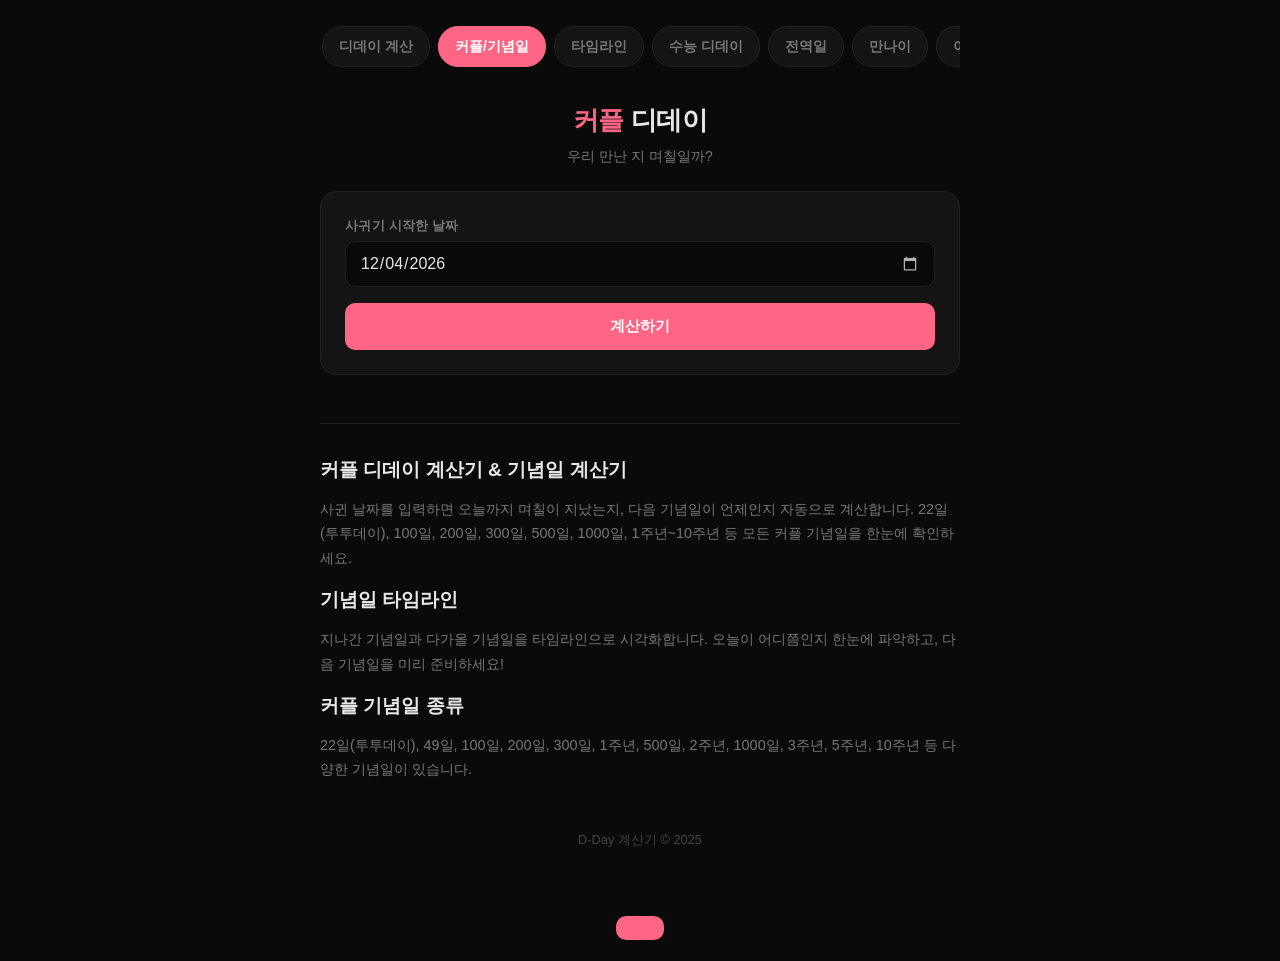
<file: couple.html>
<!DOCTYPE html>
<html lang="ko">
<head>
  <meta charset="UTF-8">
  <meta name="viewport" content="width=device-width, initial-scale=1.0">
  <title>커플 디데이 계산기 - 사귄 날부터 100일, 200일, 1000일 기념일</title>
  <meta name="description" content="커플 디데이 계산기로 사귄 날부터 100일, 200일, 300일, 1000일 등 기념일을 확인하세요. 만난 지 며칠인지 바로 계산! 타임라인으로 한눈에 보기.">
  <meta name="keywords" content="커플 디데이 계산기, 사귄날 계산기, 연애 기념일, 100일 계산, 커플 기념일, 기념일 계산기">
  <meta property="og:title" content="커플 디데이 계산기 - 우리 만난 지 며칠?">
  <meta property="og:description" content="사귄 날을 입력하면 지금까지 며칠인지, 모든 기념일 날짜와 타임라인을 한눈에 보여드립니다.">
  <link rel="canonical" href="https://dday.github.io/couple.html">
  <script type="application/ld+json">
  {
    "@context": "https://schema.org",
    "@type": "WebApplication",
    "name": "커플 디데이 계산기",
    "description": "커플 디데이 계산기로 사귄 날부터 기념일을 한눈에 확인하세요",
    "url": "https://dday.github.io/couple.html",
    "applicationCategory": "UtilityApplication",
    "operatingSystem": "All",
    "offers": { "@type": "Offer", "price": "0", "priceCurrency": "KRW" },
    "inLanguage": "ko"
  }
  </script>
  <link rel="stylesheet" href="shared.css">
  <style>
    :root{--accent:#FF6584;--accent2:#6C63FF}
    h1 span{color:var(--accent)}

    .input-section{background:var(--card);border:1px solid var(--border);border-radius:16px;padding:24px;margin-bottom:24px}
    .input-group{margin-bottom:16px}
    .input-group label{font-size:.8rem;margin-bottom:6px}
    .input-group input{width:100%;padding:12px 14px;border:1px solid var(--border);border-radius:10px;background:var(--bg);color:var(--text);font-size:1rem;outline:none}
    .input-group input:focus{border-color:var(--accent)}

    .result{display:none;margin-top:24px;animation:fadeIn .3s}
    .result.show{display:block}
    @keyframes fadeIn{from{opacity:0;transform:translateY(8px)}to{opacity:1;transform:translateY(0)}}

    /* 히어로 카드 */
    .hero-card{background:var(--card);border:1px solid var(--border);border-radius:16px;padding:32px;text-align:center;margin-bottom:16px}
    .hero-label{font-size:.85rem;color:var(--text-sub);margin-bottom:4px}
    .hero-days{font-size:3.5rem;font-weight:900;background:linear-gradient(135deg,var(--accent),var(--accent2));-webkit-background-clip:text;-webkit-text-fill-color:transparent;line-height:1.2}
    .hero-sub{color:var(--text-sub);font-size:.9rem;margin-top:8px}

    /* 실시간 카운트다운 */
    .cd-row{display:flex;justify-content:center;gap:10px;margin-top:20px;padding-top:20px;border-top:1px solid var(--border)}
    .cd-block{text-align:center;min-width:48px}
    .cd-value{font-size:1.5rem;font-weight:900;color:var(--text);font-variant-numeric:tabular-nums}
    .cd-label{font-size:.65rem;color:var(--text-sub);margin-top:2px}
    .cd-sep{font-size:1.2rem;color:#333;align-self:center;padding-bottom:14px}

    /* 다음 기념일 */
    .next-anni{background:linear-gradient(135deg,rgba(255,101,132,.1),rgba(108,99,255,.1));border:1px solid rgba(255,101,132,.2);border-radius:12px;padding:16px;text-align:center;margin-bottom:16px}
    .next-anni-label{font-size:.8rem;color:var(--text-sub)}
    .next-anni-value{font-size:1.2rem;font-weight:800;color:var(--accent);margin-top:4px}
    .next-anni-date{font-size:.85rem;color:var(--text-sub)}

    /* 타임라인 */
    .timeline-section{background:var(--card);border:1px solid var(--border);border-radius:16px;padding:24px;margin-bottom:16px}
    .timeline-section h3{font-size:.9rem;color:var(--text-sub);margin-bottom:16px;font-weight:600}
    .timeline{position:relative;padding-left:28px}
    .timeline::before{content:'';position:absolute;left:9px;top:0;bottom:0;width:2px;background:#222}
    .tl-item{position:relative;margin-bottom:20px;padding-bottom:4px}
    .tl-item:last-child{margin-bottom:0}
    .tl-dot{position:absolute;left:-24px;top:4px;width:12px;height:12px;border-radius:50%;border:2px solid #333;background:var(--bg)}
    .tl-item.past .tl-dot{background:var(--text-sub);border-color:var(--text-sub)}
    .tl-item.now .tl-dot{background:transparent;border:2px dashed var(--accent);}
    .tl-item.future .tl-dot{background:var(--bg);border:2px solid #333;}
    .tl-item.past{opacity:.55}
    .tl-header{display:flex;justify-content:space-between;align-items:center}
    .tl-name{font-weight:800;font-size:.95rem}
    .tl-dday{font-size:.8rem;font-weight:700;padding:3px 8px;border-radius:6px}
    .tl-dday.passed{background:rgba(255,255,255,.05);color:#555}
    .tl-dday.today{background:rgba(255,101,132,.15);color:var(--accent)}
    .tl-dday.upcoming{background:rgba(108,99,255,.15);color:var(--accent2)}
    .tl-date{font-size:.8rem;color:var(--text-sub);margin-top:2px}

    /* 현재 위치 마커 */
    .tl-now-marker{position:relative;margin-bottom:20px;padding:8px 0 8px 0}
    .tl-now-marker .tl-dot{background:var(--accent);border-color:var(--accent);box-shadow:0 0 10px rgba(255,101,132,.5)}
    .tl-now-line{font-size:.8rem;color:var(--accent);font-weight:700}

    /* 기념일 리스트 */
    .anni-section{background:var(--card);border:1px solid var(--border);border-radius:16px;padding:24px;margin-bottom:16px}
    .anni-section h3{font-size:.9rem;color:var(--text-sub);margin-bottom:16px;font-weight:600}
    .anni-list{display:flex;flex-direction:column;gap:8px}
    .anni-item{display:flex;justify-content:space-between;align-items:center;background:var(--bg);border-radius:10px;padding:12px 14px}
    .anni-item.past{opacity:.45}
    .anni-item.next{background:rgba(255,101,132,.06);border:1px solid rgba(255,101,132,.2)}
    .anni-day{font-weight:800;color:var(--accent);min-width:100px;font-size:.9rem}
    .anni-date{color:var(--text-sub);font-size:.8rem;flex:1;text-align:center}
    .anni-badge{font-size:.7rem;padding:3px 8px;border-radius:6px;font-weight:600;min-width:56px;text-align:center}
    .anni-badge.passed{background:rgba(255,255,255,.05);color:#555}
    .anni-badge.upcoming{background:rgba(255,101,132,.15);color:var(--accent)}

    /* 공유 버튼 */
    .share-btns{display:flex;gap:8px;justify-content:center;margin-top:16px;flex-wrap:wrap}
    .share-btn{padding:8px 16px;border:1px solid var(--border);border-radius:8px;background:transparent;color:var(--text-sub);font-size:.8rem;cursor:pointer;transition:all .2s}
    .share-btn:hover{border-color:var(--accent);color:var(--accent)}

    .toast{position:fixed;bottom:40px;left:50%;transform:translateX(-50%) translateY(80px);background:var(--accent);color:#fff;padding:12px 24px;border-radius:10px;font-weight:600;font-size:.9rem;transition:transform .3s;z-index:999}
    .toast.show{transform:translateX(-50%) translateY(0)}
    #shareCanvas{display:none}

    @media(max-width:480px){.hero-days{font-size:2.8rem}}
  </style>
</head>
<body>
  <div class="container">
  <nav class="nav">
    <a href="index.html">디데이 계산</a>
    <a href="couple.html" class="active">커플/기념일</a>
    <a href="timeline.html">타임라인</a>
    <a href="suneung.html">수능 디데이</a>
    <a href="military.html">전역일</a>
    <a href="age.html">만나이</a>
    <a href="event.html">이벤트</a>
  </nav>
  <header class="page-header">
    <h1><span>커플</span> 디데이</h1>
    <p>우리 만난 지 며칠일까?</p>
  </header>
    <section class="input-section">
      <div class="input-group">
        <label>사귀기 시작한 날짜</label>
        <input type="date" id="coupleDate">
      </div>
      <button class="btn" id="calcBtn">계산하기</button>
    </section>

    <section class="result" id="result">
      <!-- 히어로: 함께한 일수 -->
      <div class="hero-card">
        <p class="hero-label">우리가 함께한 시간</p>
        <div class="hero-days" id="totalDays"></div>
        <p class="hero-sub" id="totalSub"></p>
        <div class="cd-row" id="countdown"></div>
        <div class="share-btns">
          <button class="share-btn" id="shareBtn">링크 복사</button>
          <button class="share-btn" id="imageBtn">이미지 저장</button>
          <button class="share-btn" id="shareTlBtn">타임라인 이미지</button>
        </div>
        <div class="sns-share">
          <button class="sns-btn" onclick="snsShare('kakao', {title:'커플 디데이', text:'우리 만난 지 며칠?'})">
            <svg viewBox="0 0 24 24"><path d="M12 3C6.5 3 2 6.58 2 11c0 2.83 1.87 5.32 4.68 6.73l-1.2 4.46c-.1.36.31.65.63.44L10.7 19.5c.43.03.86.05 1.3.05 5.5 0 10-3.58 10-8s-4.5-8-10-8z"/></svg>
            카카오톡
          </button>
          <button class="sns-btn" onclick="snsShare('twitter', {title:'커플 디데이', text:'우리 만난 지 며칠?'})">
            <svg viewBox="0 0 24 24"><path d="M18.244 2.25h3.308l-7.227 8.26 8.502 11.24H16.17l-5.214-6.817L4.99 21.75H1.68l7.73-8.835L1.254 2.25H8.08l4.713 6.231zm-1.161 17.52h1.833L7.084 4.126H5.117z"/></svg>
            X
          </button>
          <button class="sns-btn" onclick="snsShare('facebook', {title:'커플 디데이', text:'우리 만난 지 며칠?'})">
            <svg viewBox="0 0 24 24"><path d="M24 12.073c0-6.627-5.373-12-12-12s-12 5.373-12 12c0 5.99 4.388 10.954 10.125 11.854v-8.385H7.078v-3.47h3.047V9.43c0-3.007 1.792-4.669 4.533-4.669 1.312 0 2.686.235 2.686.235v2.953H15.83c-1.491 0-1.956.925-1.956 1.874v2.25h3.328l-.532 3.47h-2.796v8.385C19.612 23.027 24 18.062 24 12.073z"/></svg>
            페이스북
          </button>
          <button class="sns-btn" onclick="snsShare('copy', {title:'커플 디데이', text:'우리 만난 지 며칠?'})">
            <svg viewBox="0 0 24 24"><path d="M16 1H4c-1.1 0-2 .9-2 2v14h2V3h12V1zm3 4H8c-1.1 0-2 .9-2 2v14c0 1.1.9 2 2 2h11c1.1 0 2-.9 2-2V7c0-1.1-.9-2-2-2zm0 16H8V7h11v14z"/></svg>
            링크 복사
          </button>
        </div>
      </div>

      <!-- 다음 기념일 -->
      <div class="next-anni" id="nextAnni"></div>

      <!-- 타임라인 -->
      <div class="timeline-section">
        <h3>기념일 타임라인</h3>
        <div class="timeline" id="timeline"></div>
      </div>

    </section>

    <article class="seo-content">
      <h2>커플 디데이 계산기 &amp; 기념일 계산기</h2>
      <p>사귄 날짜를 입력하면 오늘까지 며칠이 지났는지, 다음 기념일이 언제인지 자동으로 계산합니다. 22일(투투데이), 100일, 200일, 300일, 500일, 1000일, 1주년~10주년 등 모든 커플 기념일을 한눈에 확인하세요.</p>
      <h2>기념일 타임라인</h2>
      <p>지나간 기념일과 다가올 기념일을 타임라인으로 시각화합니다. 오늘이 어디쯤인지 한눈에 파악하고, 다음 기념일을 미리 준비하세요!</p>
      <h2>커플 기념일 종류</h2>
      <p>22일(투투데이), 49일, 100일, 200일, 300일, 1주년, 500일, 2주년, 1000일, 3주년, 5주년, 10주년 등 다양한 기념일이 있습니다.</p>
    </article>
  </div>

  <footer>D-Day 계산기 &copy; 2025</footer>
  <div class="toast" id="toast"></div>
  <canvas id="shareCanvas"></canvas>

  <script>
    const milestones = [
      {days:100, label:'100일'},
      {days:200, label:'200일'},
      {days:300, label:'300일'},
      {days:365, label:'1주년'},
      {days:500, label:'500일'},
      {days:730, label:'2주년'},
      {days:1000, label:'1,000일'},
      {days:1095, label:'3주년'},
      {days:1460, label:'4주년'},
      {days:1825, label:'5주년'},
      {days:2000, label:'2,000일'},
      {days:2555, label:'7주년'},
      {days:3000, label:'3,000일'},
      {days:3650, label:'10주년'},
    ];

    const coupleDate = document.getElementById('coupleDate');
    coupleDate.value = new Date().toISOString().split('T')[0];
    let countdownInterval = null;
    let currentTotalDiff = 0;
    let currentStartDate = null;

    // URL 파라미터 또는 마지막 계산 복원
    const params = new URLSearchParams(location.search);
    if (params.get('date')) {
      coupleDate.value = params.get('date');
      calculate();
    } else {
      const last = localStorage.getItem('lastCoupleDate');
      if (last) {
        coupleDate.value = last;
        calculate();
      }
    }

    document.getElementById('calcBtn').addEventListener('click', calculate);

    function calculate() {
      localStorage.setItem('lastCoupleDate', coupleDate.value);
      const start = new Date(coupleDate.value + 'T00:00:00');
      const today = new Date(); today.setHours(0,0,0,0);
      const totalDiff = Math.floor((today - start) / (1000*60*60*24));

      currentTotalDiff = totalDiff;
      currentStartDate = start;

      // 히어로
      document.getElementById('totalDays').textContent = totalDiff.toLocaleString() + '일';
      const years = Math.floor(totalDiff / 365);
      const months = Math.floor((totalDiff % 365) / 30);
      const days = totalDiff % 30;
      let subText = '';
      if (years > 0) subText += years + '년 ';
      if (months > 0) subText += months + '개월 ';
      subText += days + '일';
      document.getElementById('totalSub').textContent = subText;

      // 실시간 카운트다운
      if (countdownInterval) clearInterval(countdownInterval);
      updateLiveCount(start);
      countdownInterval = setInterval(() => updateLiveCount(start), 1000);

      // 기념일을 타임라인에 동기화
      syncAnniversaries(start, totalDiff);

      // 다음 기념일
      const nextMilestone = milestones.find(m => m.days > totalDiff);
      const nextAnni = document.getElementById('nextAnni');
      if (nextMilestone) {
        const nextDate = new Date(start);
        nextDate.setDate(nextDate.getDate() + nextMilestone.days);
        const daysLeft = nextMilestone.days - totalDiff;
        nextAnni.innerHTML = `
          <p class="next-anni-label">다음 기념일</p>
          <p class="next-anni-value">${nextMilestone.label} (D-${daysLeft})</p>
          <p class="next-anni-date">${fmtDate(nextDate)} (${dayName(nextDate)})</p>
        `;
        nextAnni.style.display = '';
      } else {
        nextAnni.style.display = 'none';
      }

      // 타임라인
      renderTimeline(start, totalDiff, nextMilestone);

      document.getElementById('result').classList.add('show');
    }

    function updateLiveCount(start) {
      const now = new Date();
      const diff = now - start;
      const d = Math.floor(diff / (1000*60*60*24));
      const h = Math.floor((diff % (1000*60*60*24)) / (1000*60*60));
      const m = Math.floor((diff % (1000*60*60)) / (1000*60));
      const s = Math.floor((diff % (1000*60)) / 1000);

      document.getElementById('countdown').innerHTML = `
        <div class="cd-block"><div class="cd-value">${d.toLocaleString()}</div><div class="cd-label">일</div></div>
        <div class="cd-sep">:</div>
        <div class="cd-block"><div class="cd-value">${String(h).padStart(2,'0')}</div><div class="cd-label">시간</div></div>
        <div class="cd-sep">:</div>
        <div class="cd-block"><div class="cd-value">${String(m).padStart(2,'0')}</div><div class="cd-label">분</div></div>
        <div class="cd-sep">:</div>
        <div class="cd-block"><div class="cd-value">${String(s).padStart(2,'0')}</div><div class="cd-label">초</div></div>
      `;
    }

    // 타임라인 렌더링
    function renderTimeline(start, totalDiff, nextMilestone) {
      const timeline = document.getElementById('timeline');
      const today = new Date(); today.setHours(0,0,0,0);
      let html = '';
      let todayInserted = false;

      for (let i = 0; i < milestones.length; i++) {
        const m = milestones[i];
        const mDate = new Date(start);
        mDate.setDate(mDate.getDate() + m.days);
        const isPast = m.days <= totalDiff;
        const isNext = nextMilestone && m.days === nextMilestone.days;

        // "오늘" 마커 삽입: 지나간 기념일과 다가올 기념일 사이
        if (!todayInserted && !isPast) {
          html += `
            <div class="tl-now-marker">
              <div class="tl-dot"></div>
              <div class="tl-now-line">오늘 (${currentTotalDiff.toLocaleString()}일째)</div>
              <div class="tl-date">${fmtDate(today)} (${dayName(today)})</div>
            </div>
          `;
          todayInserted = true;
        }

        const cls = isPast ? 'past' : isNext ? 'now' : 'future';
        const diff = m.days - totalDiff;
        let badgeCls, badgeText;
        if (isPast) { badgeCls = 'passed'; badgeText = '지남'; }
        else { badgeCls = 'upcoming'; badgeText = `D-${diff}`; }

        html += `
          <div class="tl-item ${cls}">
            <div class="tl-dot"></div>
            <div class="tl-header">
              <span class="tl-name">${m.label}</span>
              <span class="tl-dday ${badgeCls}">${badgeText}</span>
            </div>
            <div class="tl-date">${fmtDate(mDate)} (${dayName(mDate)})</div>
          </div>
        `;
      }

      // 모든 기념일이 지났으면 마지막에 오늘 표시
      if (!todayInserted) {
        html += `
          <div class="tl-now-marker">
            <div class="tl-dot"></div>
            <div class="tl-now-line">오늘 (${currentTotalDiff.toLocaleString()}일째)</div>
            <div class="tl-date">${fmtDate(today)} (${dayName(today)})</div>
          </div>
        `;
      }

      timeline.innerHTML = html;
    }

    // 기념일을 타임라인(ddays)에 동기화
    function syncAnniversaries(start, totalDiff) {
      const saved = JSON.parse(localStorage.getItem('ddays') || '[]');

      // 기존 커플 기념일 제거 (source: couple 태그로 구분)
      const filtered = saved.filter(s => s.source !== 'couple');

      // 다가올 기념일 3개만 추가
      const upcoming = milestones
        .filter(m => m.days > totalDiff)
        .slice(0, 3);

      upcoming.forEach(m => {
        const d = new Date(start);
        d.setDate(d.getDate() + m.days);
        const dateStr = d.toISOString().split('T')[0];
        filtered.push({
          name: `커플 ${m.label}`,
          date: dateStr,
          id: Date.now() + m.days,
          source: 'couple'
        });
      });

      localStorage.setItem('ddays', JSON.stringify(filtered));
    }

    // 공유 링크
    document.getElementById('shareBtn').addEventListener('click', () => {
      const url = `${location.origin}${location.pathname}?date=${coupleDate.value}`;
      navigator.clipboard.writeText(url);
      showToast('링크가 복사되었습니다!');
    });

    // 타임라인 이미지 저장
    document.getElementById('shareTlBtn').addEventListener('click', () => {
      const today = new Date(); today.setHours(0,0,0,0);
      const dayN = ['일','월','화','수','목','금','토'];
      const start = new Date(coupleDate.value + 'T00:00:00');

      const items = [];
      let todayInserted = false;
      for (const m of milestones) {
        const d = new Date(start); d.setDate(d.getDate() + m.days);
        const diff = m.days - currentTotalDiff;
        if (!todayInserted && diff >= 0) {
          items.push({ name: `오늘 (${currentTotalDiff.toLocaleString()}일째)`, date: fmtDate(today), day: dayN[today.getDay()], dday: '', type: 'today' });
          todayInserted = true;
        }
        const ddayText = diff <= 0 ? '지남' : `D-${diff}`;
        items.push({ name: m.label, date: fmtDate(d), day: dayN[d.getDay()], dday: ddayText, type: diff < 0 ? 'past' : diff === 0 ? 'today' : 'future' });
      }
      if (!todayInserted) {
        items.push({ name: `오늘 (${currentTotalDiff.toLocaleString()}일째)`, date: fmtDate(today), day: dayN[today.getDay()], dday: '', type: 'today' });
      }

      const canvas = document.getElementById('shareCanvas');
      const ctx = canvas.getContext('2d');
      const lineH = 52, padTop = 120, padBot = 80, w = 540;
      const h = padTop + items.length * lineH + padBot;
      canvas.width = w; canvas.height = h;

      const grad = ctx.createLinearGradient(0, 0, w, h);
      grad.addColorStop(0, '#1a0a1e'); grad.addColorStop(0.5, '#2d1b3d'); grad.addColorStop(1, '#0f0c29');
      ctx.fillStyle = grad; ctx.fillRect(0, 0, w, h);

      ctx.fillStyle = '#FF6584'; ctx.font = '800 24px -apple-system, sans-serif'; ctx.textAlign = 'center';
      ctx.fillText('커플 기념일 타임라인', w / 2, 60);

      const lineX = 60;
      ctx.strokeStyle = '#333'; ctx.lineWidth = 2;
      ctx.beginPath(); ctx.moveTo(lineX, padTop - 10); ctx.lineTo(lineX, padTop + items.length * lineH - 20); ctx.stroke();

      ctx.textAlign = 'left';
      items.forEach((item, i) => {
        const y = padTop + i * lineH;
        ctx.beginPath(); ctx.arc(lineX, y + 8, 6, 0, Math.PI * 2);
        if (item.type === 'today') { ctx.fillStyle = '#FF6584'; ctx.fill(); }
        else if (item.type === 'past') { ctx.fillStyle = '#555'; ctx.fill(); }
        else { ctx.fillStyle = 'transparent'; ctx.strokeStyle = '#FF6584'; ctx.lineWidth = 2; ctx.setLineDash([3,3]); ctx.stroke(); ctx.setLineDash([]); }

        const alpha = item.type === 'past' ? 0.5 : 1;
        ctx.globalAlpha = alpha;
        ctx.fillStyle = item.type === 'today' && item.name.includes('오늘') ? '#FF6584' : '#e8e8e8';
        ctx.font = '700 15px -apple-system, sans-serif'; ctx.fillText(item.name, lineX + 24, y + 6);
        ctx.fillStyle = '#777'; ctx.font = '400 12px -apple-system, sans-serif'; ctx.fillText(`${item.date} (${item.day})`, lineX + 24, y + 24);
        if (item.dday) { ctx.textAlign = 'right'; ctx.fillStyle = item.type === 'past' ? '#555' : '#FF6584'; ctx.font = '700 14px -apple-system, sans-serif'; ctx.fillText(item.dday, w - 40, y + 12); ctx.textAlign = 'left'; }
        ctx.globalAlpha = 1;
      });

      ctx.fillStyle = '#444'; ctx.font = '400 12px -apple-system, sans-serif'; ctx.textAlign = 'center';
      ctx.fillText('D-Day 계산기', w / 2, h - 30);

      canvas.toBlob(blob => {
        const url = URL.createObjectURL(blob);
        const a = document.createElement('a'); a.href = url; a.download = 'couple-timeline.png'; a.click();
        URL.revokeObjectURL(url);
        showToast('이미지가 저장되었습니다!');
      });
    });

    // 이미지 저장
    document.getElementById('imageBtn').addEventListener('click', () => {
      const canvas = document.getElementById('shareCanvas');
      const ctx = canvas.getContext('2d');
      canvas.width = 540; canvas.height = 960;

      const grad = ctx.createLinearGradient(0, 0, 540, 960);
      grad.addColorStop(0, '#1a0a1e');
      grad.addColorStop(0.5, '#2d1b3d');
      grad.addColorStop(1, '#0f0c29');
      ctx.fillStyle = grad;
      ctx.fillRect(0, 0, 540, 960);

      ctx.fillStyle = '#888';
      ctx.font = '600 20px -apple-system, sans-serif';
      ctx.textAlign = 'center';
      ctx.fillText('우리가 함께한 시간', 270, 340);

      const ddayText = currentTotalDiff.toLocaleString() + '일';
      ctx.font = '900 72px -apple-system, sans-serif';
      const gradient = ctx.createLinearGradient(100, 380, 440, 460);
      gradient.addColorStop(0, '#FF6584');
      gradient.addColorStop(1, '#6C63FF');
      ctx.fillStyle = gradient;
      ctx.fillText(ddayText, 270, 440);

      const years = Math.floor(currentTotalDiff / 365);
      const months = Math.floor((currentTotalDiff % 365) / 30);
      const days = currentTotalDiff % 30;
      let subText = '';
      if (years > 0) subText += years + '년 ';
      if (months > 0) subText += months + '개월 ';
      subText += days + '일';
      ctx.fillStyle = '#888';
      ctx.font = '400 18px -apple-system, sans-serif';
      ctx.fillText(subText, 270, 490);

      // 다음 기념일
      const next = milestones.find(m => m.days > currentTotalDiff);
      if (next) {
        ctx.fillStyle = '#FF6584';
        ctx.font = '700 18px -apple-system, sans-serif';
        ctx.fillText(`다음 기념일: ${next.label} (D-${next.days - currentTotalDiff})`, 270, 560);
      }

      ctx.fillStyle = '#444';
      ctx.font = '400 14px -apple-system, sans-serif';
      ctx.fillText('D-Day 계산기', 270, 880);

      canvas.toBlob(blob => {
        const url = URL.createObjectURL(blob);
        const a = document.createElement('a');
        a.href = url;
        a.download = `couple-dday-${currentTotalDiff}.png`;
        a.click();
        URL.revokeObjectURL(url);
        showToast('이미지가 저장되었습니다!');
      });
    });

    function fmtDate(d) {
      return `${d.getFullYear()}.${String(d.getMonth()+1).padStart(2,'0')}.${String(d.getDate()).padStart(2,'0')}`;
    }
    function dayName(d) {
      return ['일','월','화','수','목','금','토'][d.getDay()];
    }
    function showToast(msg) {
      const toast = document.getElementById('toast');
      toast.textContent = msg;
      toast.classList.add('show');
      setTimeout(() => toast.classList.remove('show'), 1500);
    }

    showCtaBanner('.container', 'couple.html', '우리 커플 디데이도 계산해보세요!');
  </script>
</body>
</html>
</file>
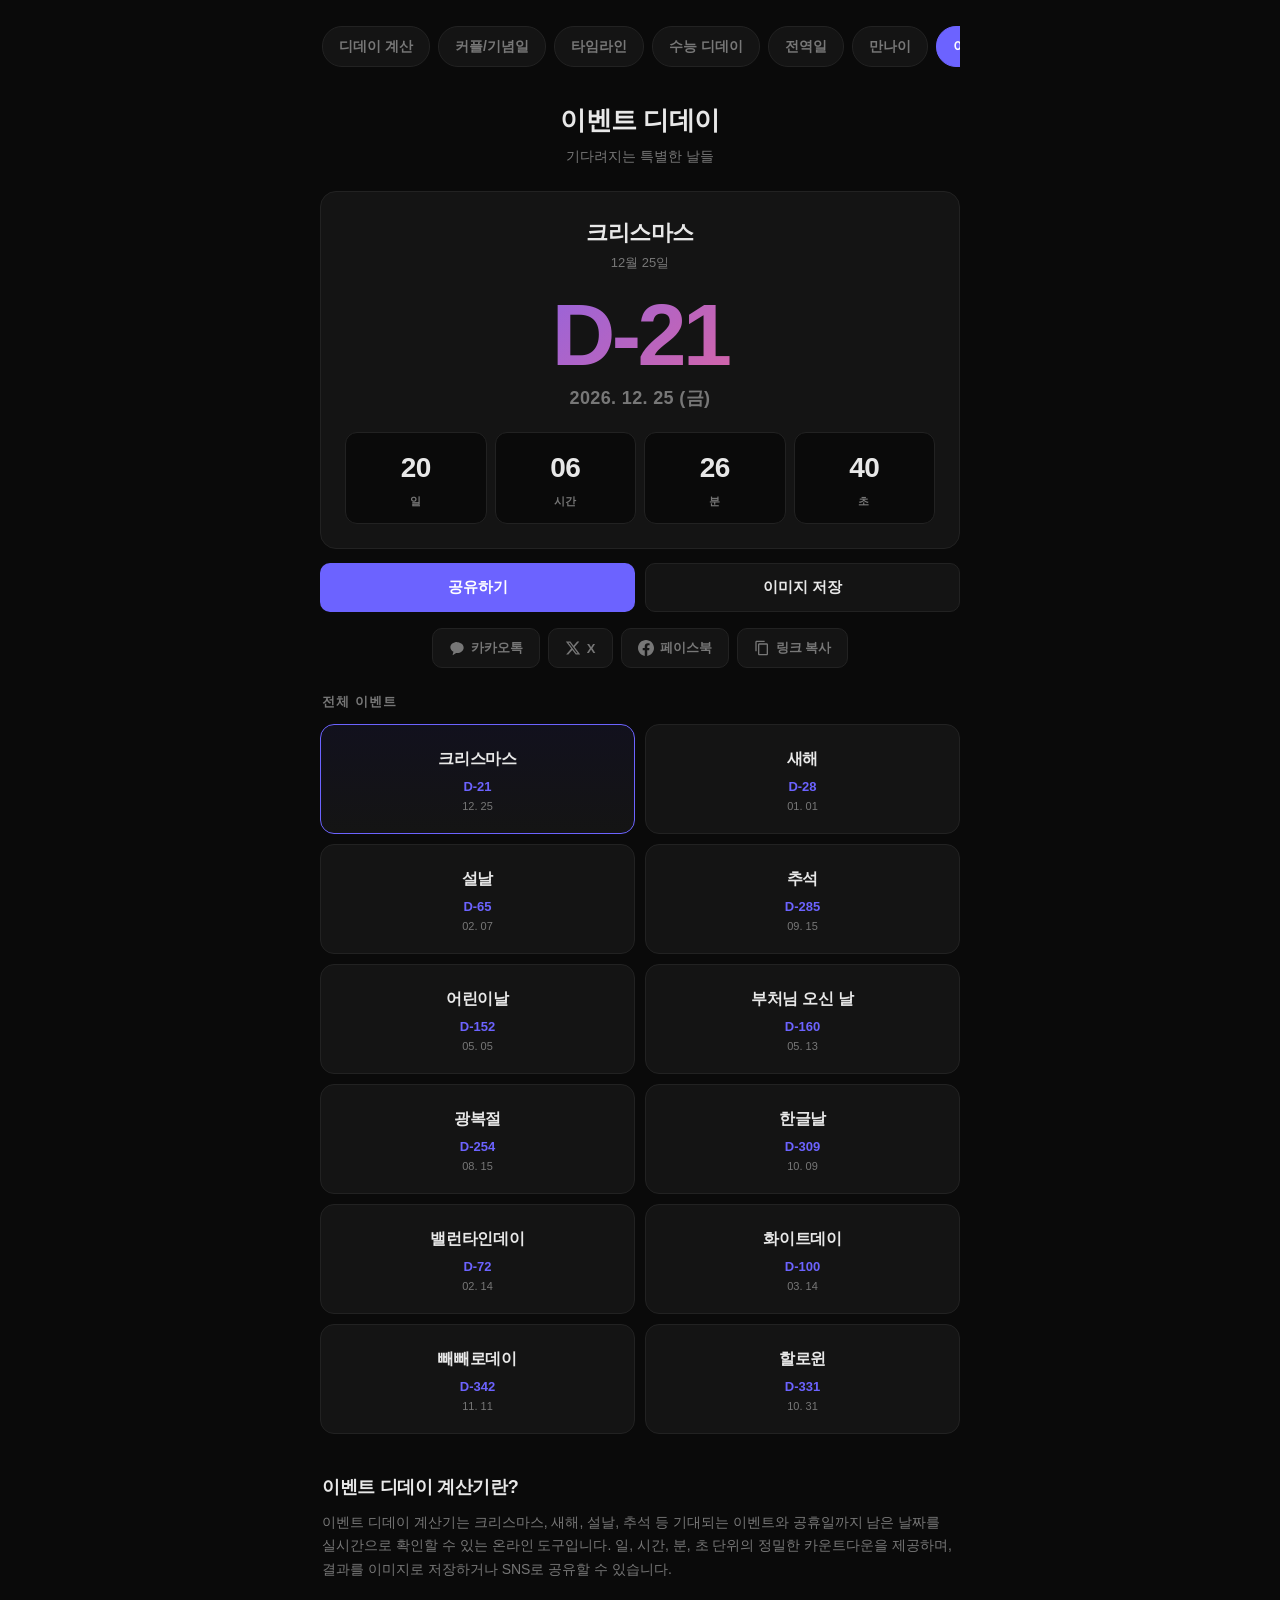
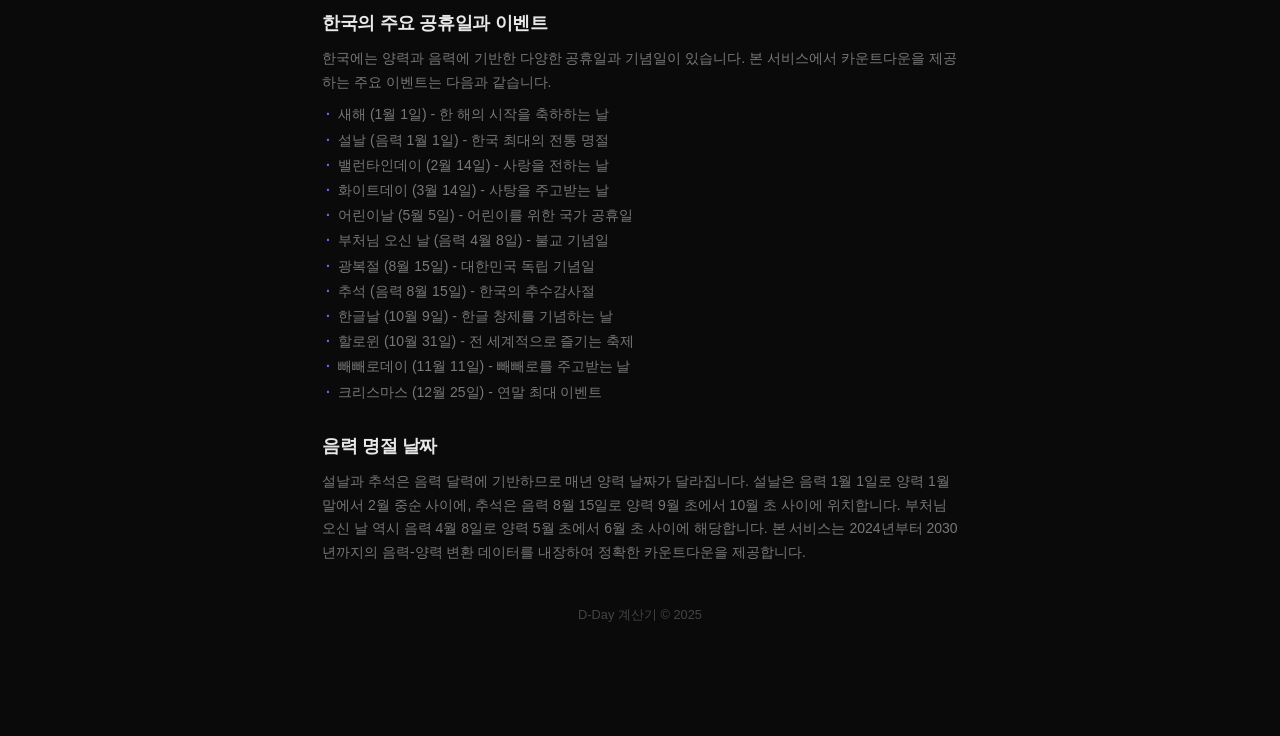
<file: event.html>
<!doctype html>
<html lang="ko">
<head>
<meta charset="utf-8">
<meta name="viewport" content="width=device-width, initial-scale=1, viewport-fit=cover">
<title>이벤트 디데이 - 크리스마스, 설날, 추석 카운트다운</title>
<meta name="description" content="크리스마스, 새해, 설날, 추석 등 주요 이벤트까지 남은 날짜를 확인하세요. 실시간 카운트다운, 이미지 공유 기능 제공.">
<meta name="keywords" content="크리스마스 디데이, 설날 디데이, 추석 디데이, 새해 카운트다운, 이벤트 디데이, 공휴일 디데이">
<meta property="og:title" content="이벤트 디데이 - 크리스마스, 설날, 추석 카운트다운">
<meta property="og:description" content="크리스마스, 새해, 설날, 추석 등 주요 이벤트까지 남은 날짜를 확인하세요. 실시간 카운트다운, 이미지 공유 기능 제공.">
<meta property="og:type" content="website">
<meta property="og:locale" content="ko_KR">
<link rel="canonical" href="https://dday.github.io/event.html">
<link rel="stylesheet" href="shared.css">
<script type="application/ld+json">
{
  "@context": "https://schema.org",
  "@type": "WebApplication",
  "name": "이벤트 디데이 계산기",
  "description": "크리스마스, 설날, 추석 등 주요 이벤트까지 남은 날짜 카운트다운",
  "url": "https://dday.github.io/event.html",
  "applicationCategory": "UtilityApplication",
  "operatingSystem": "All",
  "offers": { "@type": "Offer", "price": "0", "priceCurrency": "KRW" },
  "inLanguage": "ko"
}
</script>
<script type="application/ld+json">
{
  "@context": "https://schema.org",
  "@type": "FAQPage",
  "mainEntity": [
    {
      "@type": "Question",
      "name": "이벤트 디데이란 무엇인가요?",
      "acceptedAnswer": {
        "@type": "Answer",
        "text": "이벤트 디데이는 크리스마스, 설날, 추석, 새해 등 주요 이벤트와 공휴일까지 남은 날짜를 실시간으로 카운트다운해주는 서비스입니다. 일, 시간, 분, 초 단위로 정확한 남은 시간을 확인할 수 있습니다."
      }
    },
    {
      "@type": "Question",
      "name": "음력 명절 날짜는 어떻게 변환하나요?",
      "acceptedAnswer": {
        "@type": "Answer",
        "text": "설날(음력 1월 1일)과 추석(음력 8월 15일) 등 음력 기반 명절은 매년 양력 날짜가 달라집니다. 본 서비스는 2024년부터 2030년까지의 음력-양력 변환 데이터를 내장하여 정확한 양력 날짜를 자동으로 계산합니다."
      }
    },
    {
      "@type": "Question",
      "name": "한국의 주요 공휴일에는 어떤 것들이 있나요?",
      "acceptedAnswer": {
        "@type": "Answer",
        "text": "한국의 주요 공휴일로는 신정(1월 1일), 설날(음력 1월 1일), 삼일절(3월 1일), 어린이날(5월 5일), 부처님 오신 날(음력 4월 8일), 현충일(6월 6일), 광복절(8월 15일), 추석(음력 8월 15일), 개천절(10월 3일), 한글날(10월 9일), 크리스마스(12월 25일) 등이 있습니다."
      }
    },
    {
      "@type": "Question",
      "name": "디데이 카운트다운 결과를 공유할 수 있나요?",
      "acceptedAnswer": {
        "@type": "Answer",
        "text": "네, 공유하기 버튼을 통해 카카오톡, 문자 등으로 디데이 정보를 공유할 수 있으며, 이미지 저장 버튼으로 카운트다운 카드를 이미지 파일로 다운로드하여 SNS에 공유할 수도 있습니다."
      }
    }
  ]
}
</script>
<style>
  .event-grid {
    display: grid;
    grid-template-columns: 1fr 1fr;
    gap: 10px;
  }
  @media (max-width: 480px) {
    .event-grid { grid-template-columns: 1fr 1fr; }
  }
  .event-card {
    background: var(--card);
    border: 1px solid var(--border);
    border-radius: 14px;
    padding: 18px 14px;
    text-align: center;
    transition: all .15s ease;
    position: relative;
    overflow: hidden;
  }
  .event-card:hover {
    background: var(--card-hover);
    border-color: #333;
    transform: translateY(-2px);
  }
  .event-card.active {
    border-color: var(--accent);
    background: linear-gradient(180deg, rgba(108,99,255,0.08), var(--card));
  }
  .event-card .name {
    font-weight: 800;
    font-size: 16px;
    letter-spacing: -0.01em;
    margin-top: 4px;
  }
  .event-card .dday-mini {
    margin-top: 6px;
    font-size: 13px;
    font-weight: 700;
    color: var(--accent);
    font-variant-numeric: tabular-nums;
  }
  .event-card .date-mini {
    margin-top: 2px;
    font-size: 11px;
    color: var(--text-sub);
    font-weight: 500;
    font-variant-numeric: tabular-nums;
  }
  .hero-wrap { text-align: center; }
  .hero-name {
    font-size: 22px;
    font-weight: 800;
    margin-bottom: 4px;
    letter-spacing: -0.02em;
  }
  .hero-desc {
    color: var(--text-sub);
    font-size: 13px;
    margin-bottom: 18px;
  }
  .btn-row {
    display: grid;
    grid-template-columns: 1fr 1fr;
    gap: 10px;
    margin-top: 8px;
  }
  .section-title {
    font-size: 13px;
    font-weight: 700;
    color: var(--text-sub);
    text-transform: uppercase;
    letter-spacing: 0.08em;
    margin: 24px 2px 12px;
  }
  .seo-section {
    margin-top: 40px;
    padding: 0 2px;
  }
  .seo-section h2 {
    font-size: 18px;
    font-weight: 800;
    letter-spacing: -0.02em;
    margin: 28px 0 10px;
    color: var(--text);
  }
  .seo-section h2:first-child {
    margin-top: 0;
  }
  .seo-section p {
    font-size: 14px;
    line-height: 1.7;
    color: var(--text-sub);
    margin-bottom: 8px;
  }
  .seo-section ul {
    list-style: none;
    padding: 0;
    margin: 8px 0 12px;
  }
  .seo-section ul li {
    font-size: 14px;
    line-height: 1.8;
    color: var(--text-sub);
    padding-left: 16px;
    position: relative;
  }
  .seo-section ul li::before {
    content: '·';
    position: absolute;
    left: 4px;
    color: var(--accent);
    font-weight: 700;
  }
</style>
</head>
<body>
<div class="container">
  <nav class="nav">
    <a href="index.html">디데이 계산</a>
    <a href="couple.html">커플/기념일</a>
    <a href="timeline.html">타임라인</a>
    <a href="suneung.html">수능 디데이</a>
    <a href="military.html">전역일</a>
    <a href="age.html">만나이</a>
    <a href="event.html" class="active">이벤트</a>
  </nav>

  <header class="page-header">
    <h1>이벤트 디데이</h1>
    <p>기다려지는 특별한 날들</p>
  </header>

  <!-- 선택된 이벤트 카운트다운 -->
  <div class="card" id="hero-card">
    <div class="hero-wrap">
      <div class="hero-name" id="hero-name"></div>
      <div class="hero-desc" id="hero-desc"></div>
      <div class="big-number" id="hero-dday"></div>
      <div class="big-number-suffix" id="hero-date"></div>
    </div>
    <div class="countdown">
      <div class="unit"><div class="num" id="cd-d">00</div><div class="lbl">일</div></div>
      <div class="unit"><div class="num" id="cd-h">00</div><div class="lbl">시간</div></div>
      <div class="unit"><div class="num" id="cd-m">00</div><div class="lbl">분</div></div>
      <div class="unit"><div class="num" id="cd-s">00</div><div class="lbl">초</div></div>
    </div>
  </div>

  <div class="btn-row">
    <button class="btn" onclick="doShare()">공유하기</button>
    <button class="btn secondary" onclick="downloadCard()">이미지 저장</button>
  </div>
  <div class="sns-share">
    <button class="sns-btn" onclick="snsShare('kakao', {title:'이벤트 디데이', text:'다음 이벤트까지 남은 날짜!'})">
      <svg viewBox="0 0 24 24"><path d="M12 3C6.5 3 2 6.58 2 11c0 2.83 1.87 5.32 4.68 6.73l-1.2 4.46c-.1.36.31.65.63.44L10.7 19.5c.43.03.86.05 1.3.05 5.5 0 10-3.58 10-8s-4.5-8-10-8z"/></svg>
      카카오톡
    </button>
    <button class="sns-btn" onclick="snsShare('twitter', {title:'이벤트 디데이', text:'다음 이벤트까지 남은 날짜!'})">
      <svg viewBox="0 0 24 24"><path d="M18.244 2.25h3.308l-7.227 8.26 8.502 11.24H16.17l-5.214-6.817L4.99 21.75H1.68l7.73-8.835L1.254 2.25H8.08l4.713 6.231zm-1.161 17.52h1.833L7.084 4.126H5.117z"/></svg>
      X
    </button>
    <button class="sns-btn" onclick="snsShare('facebook', {title:'이벤트 디데이', text:'다음 이벤트까지 남은 날짜!'})">
      <svg viewBox="0 0 24 24"><path d="M24 12.073c0-6.627-5.373-12-12-12s-12 5.373-12 12c0 5.99 4.388 10.954 10.125 11.854v-8.385H7.078v-3.47h3.047V9.43c0-3.007 1.792-4.669 4.533-4.669 1.312 0 2.686.235 2.686.235v2.953H15.83c-1.491 0-1.956.925-1.956 1.874v2.25h3.328l-.532 3.47h-2.796v8.385C19.612 23.027 24 18.062 24 12.073z"/></svg>
      페이스북
    </button>
    <button class="sns-btn" onclick="snsShare('copy', {title:'이벤트 디데이', text:'다음 이벤트까지 남은 날짜!'})">
      <svg viewBox="0 0 24 24"><path d="M16 1H4c-1.1 0-2 .9-2 2v14h2V3h12V1zm3 4H8c-1.1 0-2 .9-2 2v14c0 1.1.9 2 2 2h11c1.1 0 2-.9 2-2V7c0-1.1-.9-2-2-2zm0 16H8V7h11v14z"/></svg>
      링크 복사
    </button>
  </div>

  <div class="section-title">전체 이벤트</div>
  <div class="event-grid" id="event-grid"></div>

  <!-- SEO 콘텐츠 -->
  <div class="seo-section">
    <h2>이벤트 디데이 계산기란?</h2>
    <p>이벤트 디데이 계산기는 크리스마스, 새해, 설날, 추석 등 기대되는 이벤트와 공휴일까지 남은 날짜를 실시간으로 확인할 수 있는 온라인 도구입니다. 일, 시간, 분, 초 단위의 정밀한 카운트다운을 제공하며, 결과를 이미지로 저장하거나 SNS로 공유할 수 있습니다.</p>

    <h2>한국의 주요 공휴일과 이벤트</h2>
    <p>한국에는 양력과 음력에 기반한 다양한 공휴일과 기념일이 있습니다. 본 서비스에서 카운트다운을 제공하는 주요 이벤트는 다음과 같습니다.</p>
    <ul>
      <li>새해 (1월 1일) - 한 해의 시작을 축하하는 날</li>
      <li>설날 (음력 1월 1일) - 한국 최대의 전통 명절</li>
      <li>밸런타인데이 (2월 14일) - 사랑을 전하는 날</li>
      <li>화이트데이 (3월 14일) - 사탕을 주고받는 날</li>
      <li>어린이날 (5월 5일) - 어린이를 위한 국가 공휴일</li>
      <li>부처님 오신 날 (음력 4월 8일) - 불교 기념일</li>
      <li>광복절 (8월 15일) - 대한민국 독립 기념일</li>
      <li>추석 (음력 8월 15일) - 한국의 추수감사절</li>
      <li>한글날 (10월 9일) - 한글 창제를 기념하는 날</li>
      <li>할로윈 (10월 31일) - 전 세계적으로 즐기는 축제</li>
      <li>빼빼로데이 (11월 11일) - 빼빼로를 주고받는 날</li>
      <li>크리스마스 (12월 25일) - 연말 최대 이벤트</li>
    </ul>

    <h2>음력 명절 날짜</h2>
    <p>설날과 추석은 음력 달력에 기반하므로 매년 양력 날짜가 달라집니다. 설날은 음력 1월 1일로 양력 1월 말에서 2월 중순 사이에, 추석은 음력 8월 15일로 양력 9월 초에서 10월 초 사이에 위치합니다. 부처님 오신 날 역시 음력 4월 8일로 양력 5월 초에서 6월 초 사이에 해당합니다. 본 서비스는 2024년부터 2030년까지의 음력-양력 변환 데이터를 내장하여 정확한 카운트다운을 제공합니다.</p>
  </div>


</div>
<footer>D-Day 계산기 &copy; 2025</footer>

<script src="shared.js"></script>
<script>

// ----- 음력 변환기 (간소화: 하드코딩된 매핑) -----
// 주요 한국 명절의 양력 날짜 (2024~2030)
const LUNAR_DATES = {
  seollal: { // 설날
    2024: '2024-02-10', 2025: '2025-01-29', 2026: '2026-02-17',
    2027: '2027-02-07', 2028: '2028-01-27', 2029: '2029-02-13',
    2030: '2030-02-03',
  },
  chuseok: { // 추석
    2024: '2024-09-17', 2025: '2025-10-06', 2026: '2026-09-25',
    2027: '2027-09-15', 2028: '2028-10-03', 2029: '2029-09-22',
    2030: '2030-09-12',
  },
  buddha: { // 부처님 오신 날
    2024: '2024-05-15', 2025: '2025-05-05', 2026: '2026-05-24',
    2027: '2027-05-13', 2028: '2028-05-02', 2029: '2029-05-20',
    2030: '2030-05-09',
  },
};

// ----- 이벤트 정의 -----
// getDate: 현재 시점에서 아직 지나지 않은 가장 가까운 해의 날짜 반환
function nextSolar(month, day){
  const now = new Date();
  let y = now.getFullYear();
  let d = new Date(y, month - 1, day, 0, 0, 0);
  if (d <= now) d = new Date(y + 1, month - 1, day, 0, 0, 0);
  return d;
}
function nextLunar(key){
  const now = new Date();
  const table = LUNAR_DATES[key];
  const years = Object.keys(table).map(Number).sort();
  for (const y of years) {
    const d = new Date(table[y] + 'T00:00:00');
    if (d > now) return d;
  }
  return new Date(table[years[years.length-1]]);
}

const EVENTS = [
  { id: 'christmas',  name: '크리스마스',     desc: '12월 25일',       get: () => nextSolar(12, 25) },
  { id: 'newyear',    name: '새해',           desc: '1월 1일',         get: () => nextSolar(1, 1) },
  { id: 'seollal',    name: '설날',           desc: '음력 1월 1일',    get: () => nextLunar('seollal') },
  { id: 'chuseok',    name: '추석',           desc: '음력 8월 15일',   get: () => nextLunar('chuseok') },
  { id: 'childrens',  name: '어린이날',       desc: '5월 5일',         get: () => nextSolar(5, 5) },
  { id: 'buddha',     name: '부처님 오신 날', desc: '음력 4월 8일',    get: () => nextLunar('buddha') },
  { id: 'liberation', name: '광복절',         desc: '8월 15일',        get: () => nextSolar(8, 15) },
  { id: 'hangul',     name: '한글날',         desc: '10월 9일',        get: () => nextSolar(10, 9) },
  { id: 'valentine',  name: '밸런타인데이',   desc: '2월 14일',        get: () => nextSolar(2, 14) },
  { id: 'whiteday',   name: '화이트데이',     desc: '3월 14일',        get: () => nextSolar(3, 14) },
  { id: 'pepero',     name: '빼빼로데이',     desc: '11월 11일',       get: () => nextSolar(11, 11) },
  { id: 'halloween',  name: '할로윈',         desc: '10월 31일',       get: () => nextSolar(10, 31) },
];

// URL 파라미터
const params = new URLSearchParams(location.search);
let selected = params.get('type') || localStorage.getItem('event-type') || 'christmas';
if (!EVENTS.find(e => e.id === selected)) selected = 'christmas';

function fmtDate(d){
  if (!d) return '-';
  const dayNames = ['일','월','화','수','목','금','토'];
  return `${d.getFullYear()}. ${pad(d.getMonth()+1)}. ${pad(d.getDate())} (${dayNames[d.getDay()]})`;
}

function renderGrid(){
  const grid = document.getElementById('event-grid');
  grid.innerHTML = '';
  const now = new Date();
  EVENTS.forEach(ev => {
    const d = ev.get();
    const dday = daysBetween(now, d);
    const card = document.createElement('div');
    card.className = 'event-card' + (ev.id === selected ? ' active' : '');
    card.innerHTML = `
      <div class="name">${ev.name}</div>
      <div class="dday-mini">${fmtDday(dday)}</div>
      <div class="date-mini">${pad(d.getMonth()+1)}. ${pad(d.getDate())}</div>
    `;
    card.onclick = () => {
      selected = ev.id;
      localStorage.setItem('event-type', ev.id);
      history.replaceState(null, '', '?type=' + ev.id);
      renderGrid();
      updateHero();
    };
    grid.appendChild(card);
  });
}

function getSelectedEvent(){
  return EVENTS.find(e => e.id === selected);
}

function updateHero(){
  const ev = getSelectedEvent();
  const d = ev.get();
  document.getElementById('hero-name').textContent = ev.name;
  document.getElementById('hero-desc').textContent = ev.desc;
  document.getElementById('hero-date').textContent = fmtDate(d);
  updateCountdown();
}

function updateCountdown(){
  const ev = getSelectedEvent();
  const d = ev.get();
  const now = new Date();
  const diff = d - now;
  const days = Math.floor(diff / (24*60*60*1000));
  const hours = Math.floor((diff % (24*60*60*1000)) / (60*60*1000));
  const mins = Math.floor((diff % (60*60*1000)) / (60*1000));
  const secs = Math.floor((diff % (60*1000)) / 1000);

  const dday = daysBetween(now, d);
  document.getElementById('hero-dday').textContent = fmtDday(dday);
  document.getElementById('cd-d').textContent = pad(Math.max(0, days));
  document.getElementById('cd-h').textContent = pad(Math.max(0, hours));
  document.getElementById('cd-m').textContent = pad(Math.max(0, mins));
  document.getElementById('cd-s').textContent = pad(Math.max(0, secs));
}

function doShare(){
  const ev = getSelectedEvent();
  const d = ev.get();
  const dday = daysBetween(new Date(), d);
  shareOrCopy(`${ev.name} ${fmtDday(dday)}`,
    `${ev.name}까지 ${fmtDday(dday)}!`);
}
function downloadCard(){
  const ev = getSelectedEvent();
  const d = ev.get();
  const dday = daysBetween(new Date(), d);
  const url = generateShareCard({
    title: `${ev.name}까지`,
    bigText: fmtDday(dday),
    subText: fmtDate(d),
    footer: 'D-Day Calculator · 이벤트 디데이'
  });
  downloadShareCard(url, `${ev.name}.png`);
}

renderGrid();
updateHero();
setInterval(updateCountdown, 1000);
// 자정 넘어가면 D-Day 갱신 위해 1분마다 그리드도 새로고침
setInterval(renderGrid, 60 * 1000);

showCtaBanner('.container', 'event.html', '다른 이벤트 디데이도 확인해보세요!');
</script>
</body>
</html>
</file>
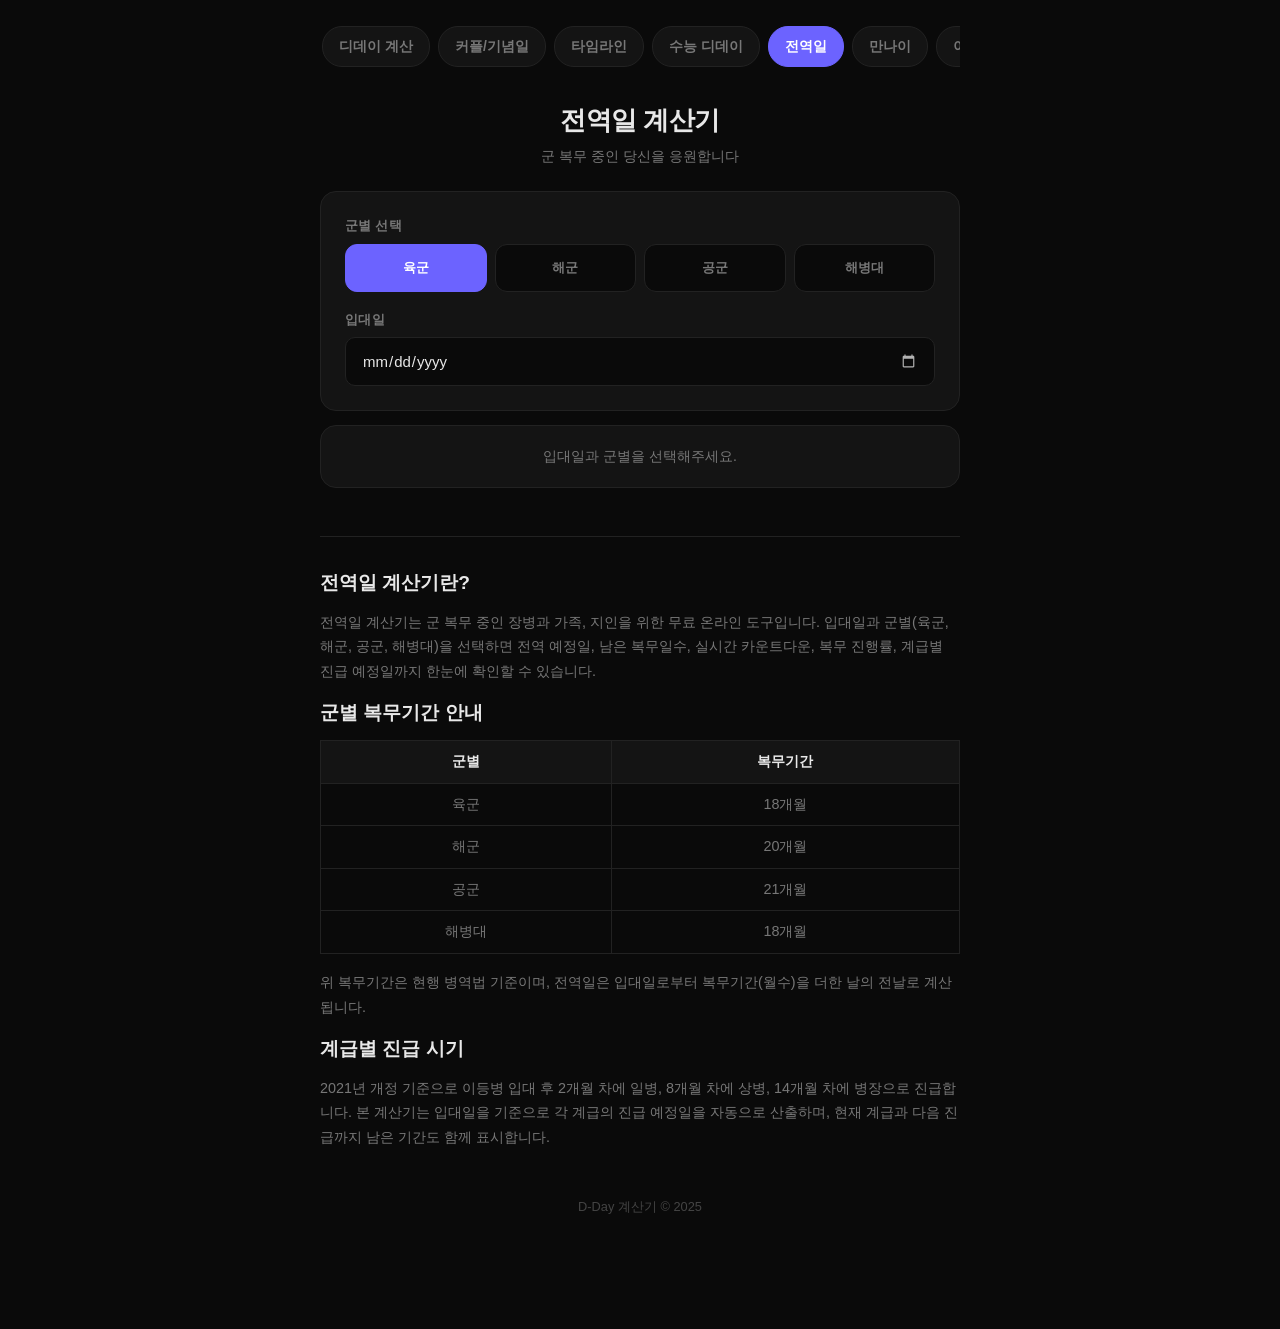
<file: military.html>
<!doctype html>
<html lang="ko">
<head>
<meta charset="utf-8">
<meta name="viewport" content="width=device-width, initial-scale=1, viewport-fit=cover">
<title>전역일 계산기 - 군대 복무기간, 진급일, 전역일 카운트다운</title>
<meta name="description" content="전역일 계산기로 군 복무 남은 날짜를 확인하세요. 육군, 해군, 공군, 해병대 전역일 자동 계산. 복무 진행률, 계급별 진급일까지 한눈에.">
<meta name="keywords" content="전역일 계산기, 군대 전역일, 복무기간 계산, 육군 전역일, 해군 전역일, 공군 전역일, 해병대 전역일, 진급일 계산">
<meta property="og:title" content="전역일 계산기 - 군대 복무기간, 진급일, 전역일 카운트다운">
<meta property="og:description" content="전역일 계산기로 군 복무 남은 날짜를 확인하세요. 육군, 해군, 공군, 해병대 전역일 자동 계산. 복무 진행률, 계급별 진급일까지 한눈에.">
<meta property="og:type" content="website">
<meta property="og:locale" content="ko_KR">
<link rel="canonical" href="https://dday.github.io/military.html">
<link rel="stylesheet" href="shared.css">

<script type="application/ld+json">
{
  "@context": "https://schema.org",
  "@type": "WebApplication",
  "name": "전역일 계산기",
  "description": "군 복무 전역일과 진급일을 자동으로 계산하는 도구",
  "url": "https://dday.github.io/military.html",
  "applicationCategory": "UtilityApplication",
  "operatingSystem": "All",
  "offers": { "@type": "Offer", "price": "0", "priceCurrency": "KRW" },
  "inLanguage": "ko"
}
</script>

<script type="application/ld+json">
{
  "@context": "https://schema.org",
  "@type": "FAQPage",
  "mainEntity": [
    {
      "@type": "Question",
      "name": "각 군별 복무기간은 얼마인가요?",
      "acceptedAnswer": {
        "@type": "Answer",
        "text": "2025년 기준 육군과 해병대는 18개월, 해군은 20개월, 공군은 21개월입니다."
      }
    },
    {
      "@type": "Question",
      "name": "전역일은 어떻게 계산하나요?",
      "acceptedAnswer": {
        "@type": "Answer",
        "text": "전역일은 입대일로부터 해당 군별 복무기간(월수)을 더한 날의 전날입니다. 예를 들어 육군의 경우 입대일 + 18개월 - 1일이 전역일이 됩니다."
      }
    },
    {
      "@type": "Question",
      "name": "계급별 진급 시기는 언제인가요?",
      "acceptedAnswer": {
        "@type": "Answer",
        "text": "이등병으로 입대하여 2개월 후 일병, 8개월 후 상병, 14개월 후 병장으로 진급합니다. 이는 2021년 개정 기준입니다."
      }
    },
    {
      "@type": "Question",
      "name": "복무 진행률은 어떻게 확인하나요?",
      "acceptedAnswer": {
        "@type": "Answer",
        "text": "입대일과 군별을 선택하면 전체 복무일수 대비 현재까지 복무한 일수를 백분율로 표시합니다. 실시간 카운트다운도 함께 제공됩니다."
      }
    }
  ]
}
</script>

<style>
  .branch-grid {
    display: grid;
    grid-template-columns: repeat(4, 1fr);
    gap: 8px;
  }
  .branch {
    padding: 14px 6px;
    border-radius: 12px;
    background: var(--bg);
    border: 1px solid var(--border);
    color: var(--text-sub);
    text-align: center;
    font-weight: 700;
    font-size: 13px;
    transition: all .15s ease;
  }
  .branch.active {
    background: var(--accent);
    border-color: var(--accent);
    color: #fff;
  }
  .progress-wrap {
    margin-top: 8px;
  }
  .progress-stats {
    display: flex;
    justify-content: space-between;
    margin-top: 10px;
    font-size: 13px;
    color: var(--text-sub);
    font-weight: 600;
    font-variant-numeric: tabular-nums;
  }
  .rank-list { margin-top: 4px; }
  .rank-row {
    display: grid;
    grid-template-columns: 56px 1fr auto;
    gap: 12px;
    align-items: center;
    padding: 14px 0;
    border-bottom: 1px solid var(--border);
  }
  .rank-row:last-child { border-bottom: none; }
  .rank-badge {
    width: 48px; height: 48px;
    border-radius: 10px;
    background: var(--bg);
    border: 1px solid var(--border);
    display: flex; align-items: center; justify-content: center;
    font-weight: 800;
    font-size: 13px;
    color: var(--text-sub);
    letter-spacing: -0.02em;
  }
  .rank-row.current .rank-badge {
    background: linear-gradient(135deg, var(--accent), var(--accent2));
    border-color: transparent;
    color: #fff;
  }
  .rank-row.done .rank-badge {
    opacity: 0.4;
  }
  .rank-info .name {
    font-weight: 700;
    font-size: 15px;
  }
  .rank-info .date {
    color: var(--text-sub);
    font-size: 12px;
    font-weight: 500;
    margin-top: 2px;
    font-variant-numeric: tabular-nums;
  }
  .rank-status {
    font-size: 11px;
    font-weight: 700;
    letter-spacing: 0.05em;
    text-transform: uppercase;
    color: var(--text-sub);
  }
  .rank-row.current .rank-status { color: var(--accent); }
  .rank-row.done .rank-status { color: #444; }
  .btn-row {
    display: grid;
    grid-template-columns: 1fr 1fr;
    gap: 10px;
    margin-top: 8px;
  }
  .empty {
    text-align: center;
    color: var(--text-sub);
    font-size: 14px;
    padding: 20px 0;
  }
  .seo-content table {
    width: 100%;
    border-collapse: collapse;
    margin-bottom: 16px;
  }
  .seo-content th,
  .seo-content td {
    padding: 10px 14px;
    border: 1px solid var(--border);
    font-size: 0.9rem;
    text-align: center;
  }
  .seo-content th {
    background: var(--card);
    color: var(--text);
    font-weight: 700;
  }
  .seo-content td {
    color: var(--text-sub);
  }
</style>
</head>
<body>
<div class="container">
  <nav class="nav">
    <a href="index.html">디데이 계산</a>
    <a href="couple.html">커플/기념일</a>
    <a href="timeline.html">타임라인</a>
    <a href="suneung.html">수능 디데이</a>
    <a href="military.html" class="active">전역일</a>
    <a href="age.html">만나이</a>
    <a href="event.html">이벤트</a>
  </nav>

  <header class="page-header">
    <h1>전역일 계산기</h1>
    <p>군 복무 중인 당신을 응원합니다</p>
  </header>

  <!-- 입력 -->
  <div class="card">
    <label>군별 선택</label>
    <div class="branch-grid" id="branch-grid" style="margin-bottom:18px"></div>

    <label for="enlist-date">입대일</label>
    <input type="date" id="enlist-date">
  </div>

  <!-- D-Day -->
  <div class="card" id="result-card" style="display:none">
    <div class="big-number-wrap">
      <div class="big-number" id="dday">D-000</div>
      <div class="big-number-suffix" id="discharge-date">전역일 -</div>
    </div>
    <div class="countdown">
      <div class="unit"><div class="num" id="cd-d">00</div><div class="lbl">일</div></div>
      <div class="unit"><div class="num" id="cd-h">00</div><div class="lbl">시간</div></div>
      <div class="unit"><div class="num" id="cd-m">00</div><div class="lbl">분</div></div>
      <div class="unit"><div class="num" id="cd-s">00</div><div class="lbl">초</div></div>
    </div>
  </div>

  <!-- 진행률 -->
  <div class="card" id="progress-card" style="display:none">
    <div class="card-title">복무 진행률</div>
    <div class="progress-wrap">
      <div class="progress"><div class="progress-fill" id="progress-fill" style="width:0%"></div></div>
      <div class="progress-stats">
        <span id="progress-pct">0.0%</span>
        <span id="progress-days">0일 / 0일</span>
      </div>
    </div>
  </div>

  <!-- 진급 -->
  <div class="card" id="rank-card" style="display:none">
    <div class="card-title">계급별 진급일</div>
    <div class="rank-list" id="rank-list"></div>
  </div>

  <!-- 버튼 -->
  <div class="btn-row" id="btn-row" style="display:none">
    <button class="btn" onclick="doShare()">공유하기</button>
    <button class="btn secondary" onclick="downloadCard()">이미지 저장</button>
  </div>
  <div class="sns-share" id="sns-share-row" style="display:none">
    <button class="sns-btn" onclick="snsShare('kakao', {title:'전역일 계산기', text:'전역까지 남은 날짜를 확인하세요!'})">
      <svg viewBox="0 0 24 24"><path d="M12 3C6.5 3 2 6.58 2 11c0 2.83 1.87 5.32 4.68 6.73l-1.2 4.46c-.1.36.31.65.63.44L10.7 19.5c.43.03.86.05 1.3.05 5.5 0 10-3.58 10-8s-4.5-8-10-8z"/></svg>
      카카오톡
    </button>
    <button class="sns-btn" onclick="snsShare('twitter', {title:'전역일 계산기', text:'전역까지 남은 날짜를 확인하세요!'})">
      <svg viewBox="0 0 24 24"><path d="M18.244 2.25h3.308l-7.227 8.26 8.502 11.24H16.17l-5.214-6.817L4.99 21.75H1.68l7.73-8.835L1.254 2.25H8.08l4.713 6.231zm-1.161 17.52h1.833L7.084 4.126H5.117z"/></svg>
      X
    </button>
    <button class="sns-btn" onclick="snsShare('facebook', {title:'전역일 계산기', text:'전역까지 남은 날짜를 확인하세요!'})">
      <svg viewBox="0 0 24 24"><path d="M24 12.073c0-6.627-5.373-12-12-12s-12 5.373-12 12c0 5.99 4.388 10.954 10.125 11.854v-8.385H7.078v-3.47h3.047V9.43c0-3.007 1.792-4.669 4.533-4.669 1.312 0 2.686.235 2.686.235v2.953H15.83c-1.491 0-1.956.925-1.956 1.874v2.25h3.328l-.532 3.47h-2.796v8.385C19.612 23.027 24 18.062 24 12.073z"/></svg>
      페이스북
    </button>
    <button class="sns-btn" onclick="snsShare('copy', {title:'전역일 계산기', text:'전역까지 남은 날짜를 확인하세요!'})">
      <svg viewBox="0 0 24 24"><path d="M16 1H4c-1.1 0-2 .9-2 2v14h2V3h12V1zm3 4H8c-1.1 0-2 .9-2 2v14c0 1.1.9 2 2 2h11c1.1 0 2-.9 2-2V7c0-1.1-.9-2-2-2zm0 16H8V7h11v14z"/></svg>
      링크 복사
    </button>
  </div>

  <div class="card empty" id="empty-state">
    입대일과 군별을 선택해주세요.
  </div>

  <!-- SEO 콘텐츠 -->
  <div class="seo-content">
    <h2>전역일 계산기란?</h2>
    <p>전역일 계산기는 군 복무 중인 장병과 가족, 지인을 위한 무료 온라인 도구입니다. 입대일과 군별(육군, 해군, 공군, 해병대)을 선택하면 전역 예정일, 남은 복무일수, 실시간 카운트다운, 복무 진행률, 계급별 진급 예정일까지 한눈에 확인할 수 있습니다.</p>

    <h2>군별 복무기간 안내</h2>
    <table>
      <thead>
        <tr>
          <th>군별</th>
          <th>복무기간</th>
        </tr>
      </thead>
      <tbody>
        <tr><td>육군</td><td>18개월</td></tr>
        <tr><td>해군</td><td>20개월</td></tr>
        <tr><td>공군</td><td>21개월</td></tr>
        <tr><td>해병대</td><td>18개월</td></tr>
      </tbody>
    </table>
    <p>위 복무기간은 현행 병역법 기준이며, 전역일은 입대일로부터 복무기간(월수)을 더한 날의 전날로 계산됩니다.</p>

    <h2>계급별 진급 시기</h2>
    <p>2021년 개정 기준으로 이등병 입대 후 2개월 차에 일병, 8개월 차에 상병, 14개월 차에 병장으로 진급합니다. 본 계산기는 입대일을 기준으로 각 계급의 진급 예정일을 자동으로 산출하며, 현재 계급과 다음 진급까지 남은 기간도 함께 표시합니다.</p>
  </div>
</div>

<footer>D-Day 계산기 &copy; 2025</footer>

<script src="shared.js"></script>
<script>

// 군별 복무 기간 (월)
const BRANCHES = {
  army:    { label: '육군',   months: 18 },
  navy:    { label: '해군',   months: 20 },
  airforce:{ label: '공군',   months: 21 },
  marine:  { label: '해병대', months: 18 },
};

// 계급별 진급 시점 (입대일 기준 누적 월수 — 2021년 개정 기준)
const RANKS = [
  { name: '이등병', cumMonths: 0 },
  { name: '일병',   cumMonths: 2 },
  { name: '상병',   cumMonths: 8 },
  { name: '병장',   cumMonths: 14 },
];

let selectedBranch = 'army';
let enlistDate = null;

function renderBranches(){
  const grid = document.getElementById('branch-grid');
  grid.innerHTML = '';
  Object.entries(BRANCHES).forEach(([k, b]) => {
    const el = document.createElement('button');
    el.className = 'branch' + (k === selectedBranch ? ' active' : '');
    el.textContent = b.label;
    el.onclick = () => {
      selectedBranch = k;
      renderBranches();
      save();
      updateAll();
    };
    grid.appendChild(el);
  });
}

function addMonths(date, months){
  const d = new Date(date);
  const targetMonth = d.getMonth() + months;
  d.setMonth(targetMonth);
  return d;
}

function getDischargeDate(){
  if (!enlistDate) return null;
  // 복무기간 = N개월 - 1일 (전날 전역)
  const end = addMonths(enlistDate, BRANCHES[selectedBranch].months);
  end.setDate(end.getDate() - 1);
  return end;
}

function fmtDate(d){
  if (!d) return '-';
  const dayNames = ['일','월','화','수','목','금','토'];
  return `${d.getFullYear()}. ${pad(d.getMonth()+1)}. ${pad(d.getDate())} (${dayNames[d.getDay()]})`;
}

function updateCountdown(){
  if (!enlistDate) return;
  const discharge = getDischargeDate();
  const now = new Date();
  const endMs = new Date(discharge.getFullYear(), discharge.getMonth(), discharge.getDate(), 0, 0, 0);
  const diff = endMs - now;
  const days = Math.floor(diff / (24*60*60*1000));
  const hours = Math.floor((diff % (24*60*60*1000)) / (60*60*1000));
  const mins = Math.floor((diff % (60*60*1000)) / (60*1000));
  const secs = Math.floor((diff % (60*1000)) / 1000);

  const dday = daysBetween(now, discharge);
  document.getElementById('dday').textContent = fmtDday(dday);
  document.getElementById('cd-d').textContent = pad(Math.max(0, days));
  document.getElementById('cd-h').textContent = pad(Math.max(0, hours));
  document.getElementById('cd-m').textContent = pad(Math.max(0, mins));
  document.getElementById('cd-s').textContent = pad(Math.max(0, secs));
}

function updateProgress(){
  if (!enlistDate) return;
  const discharge = getDischargeDate();
  const total = daysBetween(enlistDate, discharge);
  const done = Math.max(0, Math.min(total, daysBetween(enlistDate, new Date())));
  const pct = total > 0 ? (done / total) * 100 : 0;
  document.getElementById('progress-fill').style.width = pct.toFixed(1) + '%';
  document.getElementById('progress-pct').textContent = pct.toFixed(1) + '%';
  document.getElementById('progress-days').textContent = `${done}일 / ${total}일`;
}

function updateRanks(){
  if (!enlistDate) return;
  const list = document.getElementById('rank-list');
  list.innerHTML = '';
  const now = new Date();

  RANKS.forEach((r, i) => {
    const promoteDate = addMonths(enlistDate, r.cumMonths);
    const nextDate = i < RANKS.length - 1 ? addMonths(enlistDate, RANKS[i+1].cumMonths) : getDischargeDate();

    let status = 'upcoming';
    if (now >= promoteDate && now < nextDate) status = 'current';
    else if (now >= nextDate) status = 'done';

    const row = document.createElement('div');
    row.className = 'rank-row ' + status;
    row.innerHTML = `
      <div class="rank-badge">${r.name.substring(0,2)}</div>
      <div class="rank-info">
        <div class="name">${r.name}</div>
        <div class="date">${fmtDate(promoteDate)}</div>
      </div>
      <div class="rank-status">${status === 'current' ? '현재' : status === 'done' ? '완료' : '예정'}</div>
    `;
    list.appendChild(row);
  });
}

function updateAll(){
  if (!enlistDate) {
    document.getElementById('result-card').style.display = 'none';
    document.getElementById('progress-card').style.display = 'none';
    document.getElementById('rank-card').style.display = 'none';
    document.getElementById('btn-row').style.display = 'none';
    document.getElementById('sns-share-row').style.display = 'none';
    document.getElementById('empty-state').style.display = '';
    return;
  }
  document.getElementById('empty-state').style.display = 'none';
  document.getElementById('result-card').style.display = '';
  document.getElementById('progress-card').style.display = '';
  document.getElementById('rank-card').style.display = '';
  document.getElementById('btn-row').style.display = '';
  document.getElementById('sns-share-row').style.display = '';

  const discharge = getDischargeDate();
  document.getElementById('discharge-date').textContent = '전역일 ' + fmtDate(discharge);
  updateCountdown();
  updateProgress();
  updateRanks();
}

function doShare(){
  const dday = daysBetween(new Date(), getDischargeDate());
  shareOrCopy(`${BRANCHES[selectedBranch].label} 전역 ${fmtDday(dday)}`,
    `전역까지 ${fmtDday(dday)}!`);
}
function downloadCard(){
  const dday = daysBetween(new Date(), getDischargeDate());
  const url = generateShareCard({
    title: `${BRANCHES[selectedBranch].label} 전역까지`,
    bigText: fmtDday(dday),
    subText: fmtDate(getDischargeDate()),
    footer: 'D-Day Calculator · 전역일'
  });
  downloadShareCard(url, '전역일.png');
}

// 저장/복원
function save(){
  localStorage.setItem('military', JSON.stringify({
    branch: selectedBranch,
    enlist: enlistDate ? enlistDate.toISOString().slice(0,10) : null,
  }));
}
function load(){
  try {
    const s = JSON.parse(localStorage.getItem('military') || '{}');
    if (s.branch && BRANCHES[s.branch]) selectedBranch = s.branch;
    if (s.enlist) {
      enlistDate = new Date(s.enlist);
      document.getElementById('enlist-date').value = s.enlist;
    }
  } catch(e){}
}

document.getElementById('enlist-date').addEventListener('change', e => {
  enlistDate = e.target.value ? new Date(e.target.value) : null;
  save();
  updateAll();
});

load();
renderBranches();
updateAll();
setInterval(updateCountdown, 1000);
</script>
</body>
</html>
</file>
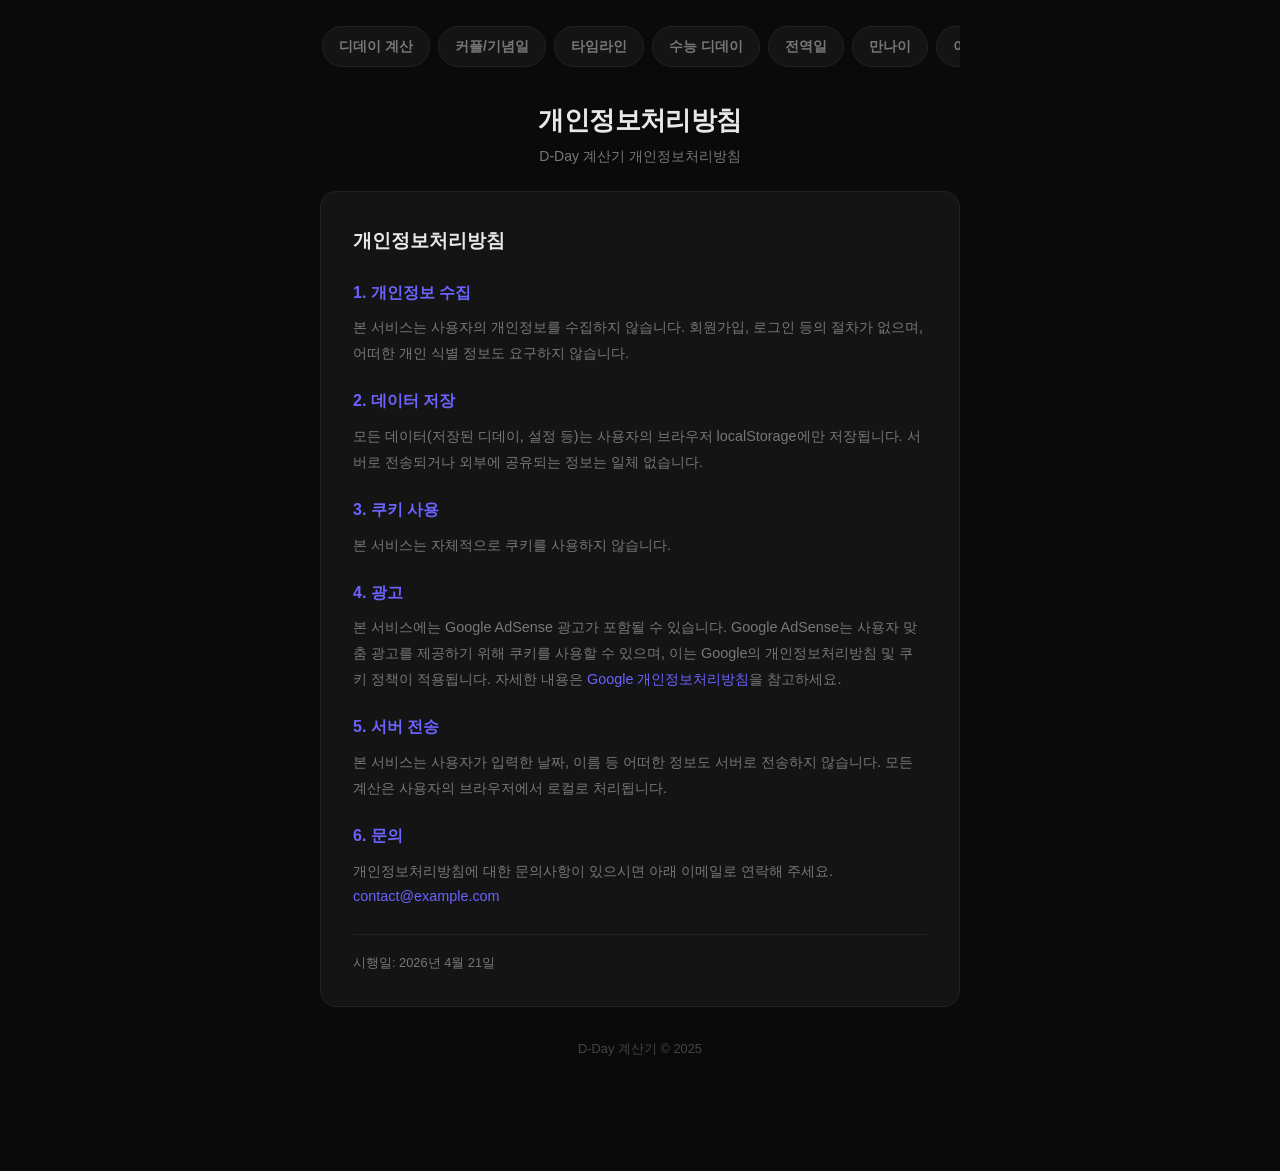
<file: privacy.html>
<!DOCTYPE html>
<html lang="ko">
<head>
  <meta charset="UTF-8">
  <meta name="viewport" content="width=device-width, initial-scale=1.0">
  <title>개인정보처리방침 - D-Day 계산기</title>
  <meta name="description" content="D-Day 계산기 개인정보처리방침. 개인정보를 수집하지 않으며 모든 데이터는 브라우저에 저장됩니다.">
  <link rel="canonical" href="https://dday.github.io/privacy.html">
  <link rel="stylesheet" href="shared.css">
</head>
<body>
  <div class="container">
  <nav class="nav">
    <a href="index.html">디데이 계산</a>
    <a href="couple.html">커플/기념일</a>
    <a href="timeline.html">타임라인</a>
    <a href="suneung.html">수능 디데이</a>
    <a href="military.html">전역일</a>
    <a href="age.html">만나이</a>
    <a href="event.html">이벤트</a>
  </nav>

  <header class="page-header">
    <h1>개인정보처리방침</h1>
    <p>D-Day 계산기 개인정보처리방침</p>
  </header>
    <article style="background:var(--card);border:1px solid var(--border);border-radius:16px;padding:32px;line-height:1.8;">
      <h2 style="font-size:1.2rem;margin-bottom:16px;">개인정보처리방침</h2>

      <h3 style="font-size:1rem;margin:20px 0 8px;color:var(--accent);">1. 개인정보 수집</h3>
      <p style="color:var(--text-sub);font-size:.9rem;">본 서비스는 사용자의 개인정보를 수집하지 않습니다. 회원가입, 로그인 등의 절차가 없으며, 어떠한 개인 식별 정보도 요구하지 않습니다.</p>

      <h3 style="font-size:1rem;margin:20px 0 8px;color:var(--accent);">2. 데이터 저장</h3>
      <p style="color:var(--text-sub);font-size:.9rem;">모든 데이터(저장된 디데이, 설정 등)는 사용자의 브라우저 localStorage에만 저장됩니다. 서버로 전송되거나 외부에 공유되는 정보는 일체 없습니다.</p>

      <h3 style="font-size:1rem;margin:20px 0 8px;color:var(--accent);">3. 쿠키 사용</h3>
      <p style="color:var(--text-sub);font-size:.9rem;">본 서비스는 자체적으로 쿠키를 사용하지 않습니다.</p>

      <h3 style="font-size:1rem;margin:20px 0 8px;color:var(--accent);">4. 광고</h3>
      <p style="color:var(--text-sub);font-size:.9rem;">본 서비스에는 Google AdSense 광고가 포함될 수 있습니다. Google AdSense는 사용자 맞춤 광고를 제공하기 위해 쿠키를 사용할 수 있으며, 이는 Google의 개인정보처리방침 및 쿠키 정책이 적용됩니다. 자세한 내용은 <a href="https://policies.google.com/privacy" target="_blank" rel="noopener" style="color:var(--accent);">Google 개인정보처리방침</a>을 참고하세요.</p>

      <h3 style="font-size:1rem;margin:20px 0 8px;color:var(--accent);">5. 서버 전송</h3>
      <p style="color:var(--text-sub);font-size:.9rem;">본 서비스는 사용자가 입력한 날짜, 이름 등 어떠한 정보도 서버로 전송하지 않습니다. 모든 계산은 사용자의 브라우저에서 로컬로 처리됩니다.</p>

      <h3 style="font-size:1rem;margin:20px 0 8px;color:var(--accent);">6. 문의</h3>
      <p style="color:var(--text-sub);font-size:.9rem;">개인정보처리방침에 대한 문의사항이 있으시면 아래 이메일로 연락해 주세요.<br><a href="mailto:contact@example.com" style="color:var(--accent);">contact@example.com</a></p>

      <p style="color:var(--text-sub);font-size:.8rem;margin-top:24px;padding-top:16px;border-top:1px solid var(--border);">시행일: 2026년 4월 21일</p>
    </article>
  </div>

  <footer>D-Day 계산기 &copy; 2025</footer>

</body>
</html>
</file>
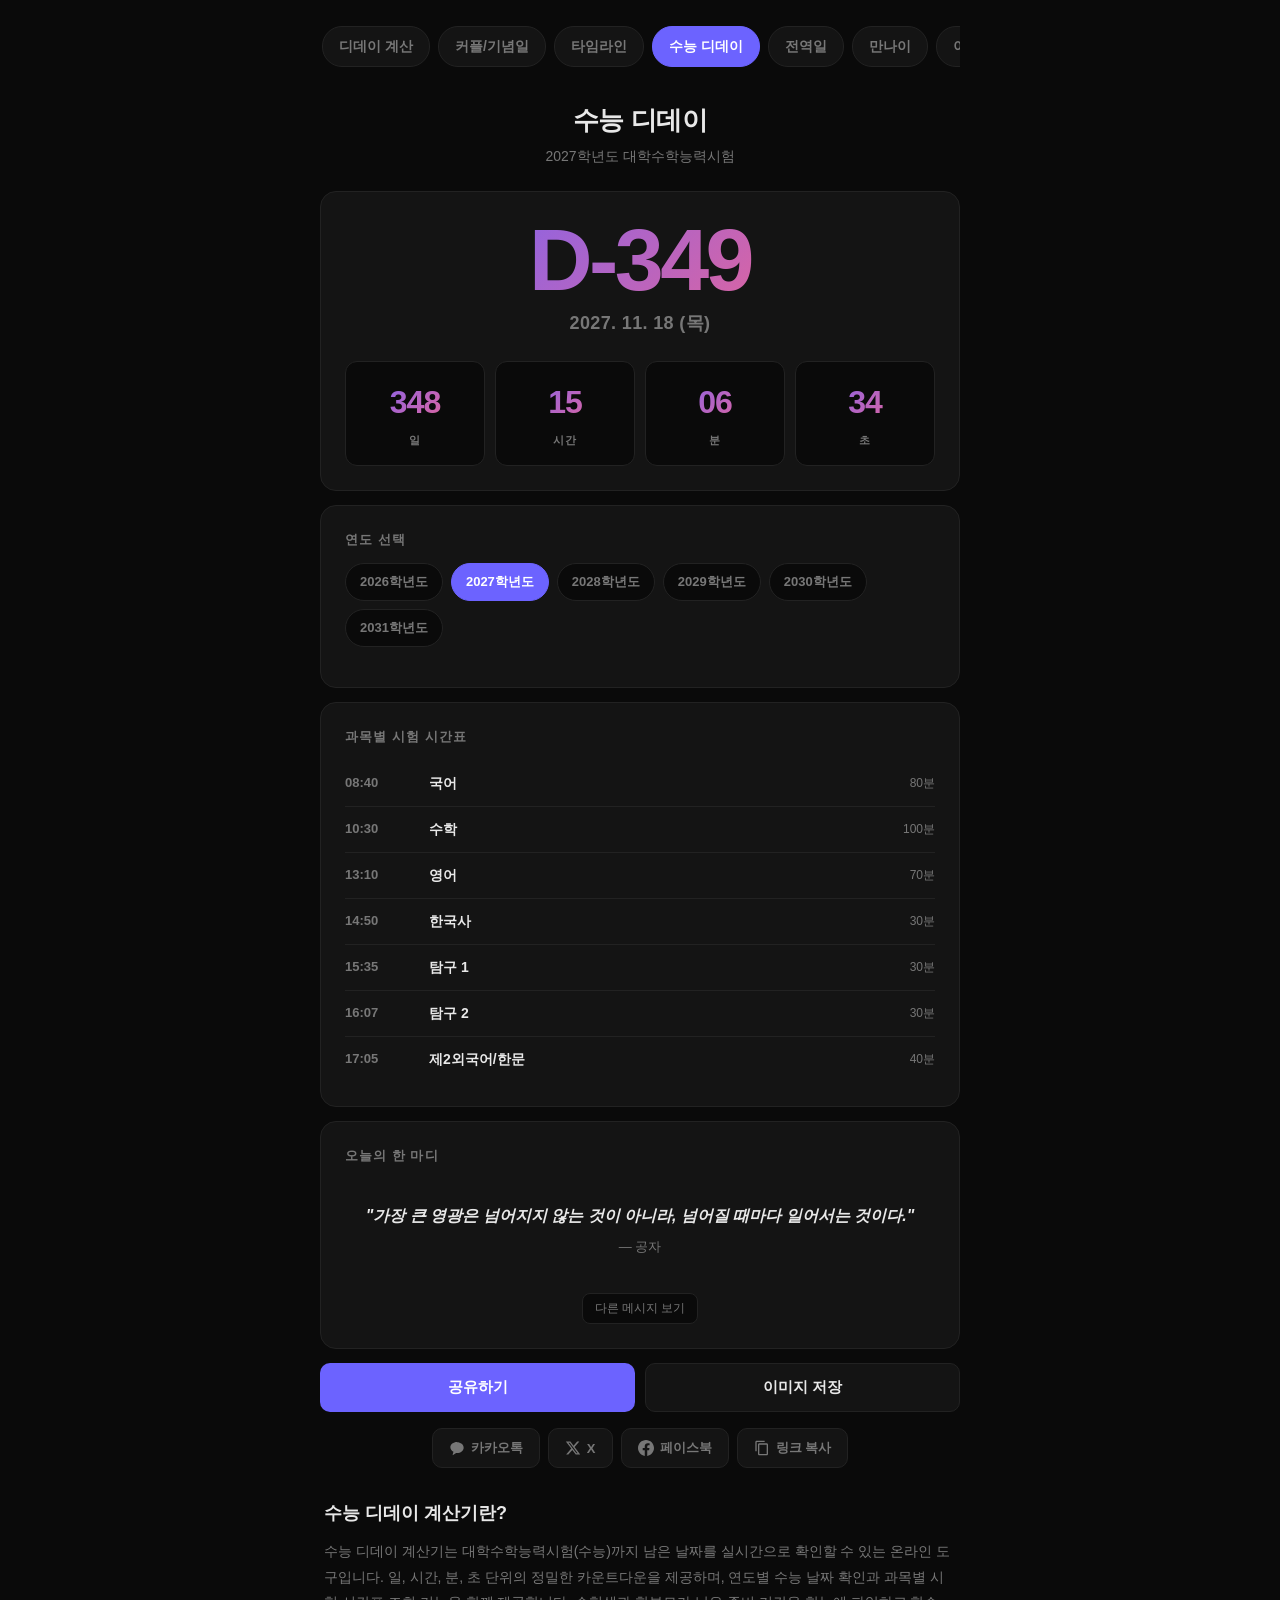
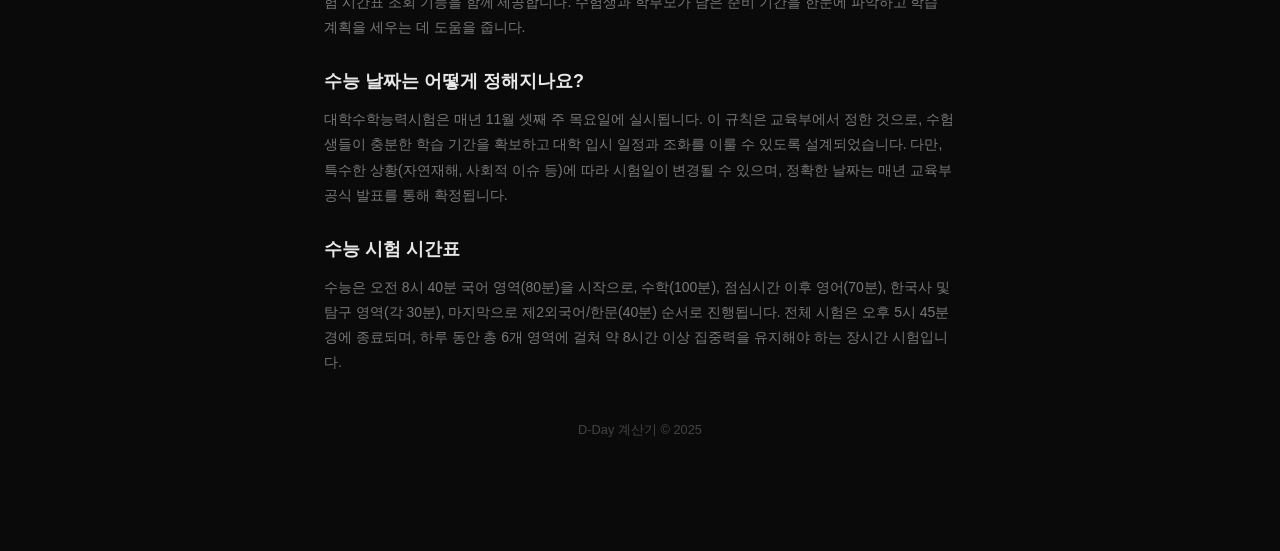
<file: suneung.html>
<!doctype html>
<html lang="ko">
<head>
<meta charset="utf-8">
<meta name="viewport" content="width=device-width, initial-scale=1, viewport-fit=cover">
<title>수능 디데이 계산기 - 2026 대학수학능력시험 카운트다운</title>
<meta name="description" content="수능 디데이 계산기로 대학수학능력시험까지 남은 날짜를 확인하세요. 실시간 카운트다운, 과목별 시간표, 연도별 수능 날짜 확인. 2025~2030학년도 수능 디데이.">
<meta name="keywords" content="수능 디데이, 수능 카운트다운, 대학수학능력시험, 수능 날짜, 수능 시간표, 2026 수능">
<meta property="og:title" content="수능 디데이 계산기 - 2026 대학수학능력시험 카운트다운">
<meta property="og:description" content="수능 디데이 계산기로 대학수학능력시험까지 남은 날짜를 확인하세요. 실시간 카운트다운, 과목별 시간표, 연도별 수능 날짜 확인.">
<meta property="og:type" content="website">
<meta property="og:locale" content="ko_KR">
<link rel="canonical" href="https://dday.github.io/suneung.html">
<link rel="stylesheet" href="shared.css">
<script type="application/ld+json">
{
  "@context": "https://schema.org",
  "@type": "WebApplication",
  "name": "수능 디데이 계산기",
  "description": "대학수학능력시험까지 남은 날짜를 실시간으로 확인하는 카운트다운 계산기",
  "url": "https://dday.github.io/suneung.html",
  "applicationCategory": "UtilityApplication",
  "operatingSystem": "All",
  "offers": { "@type": "Offer", "price": "0", "priceCurrency": "KRW" },
  "inLanguage": "ko"
}
</script>
<script type="application/ld+json">
{
  "@context": "https://schema.org",
  "@type": "FAQPage",
  "mainEntity": [
    {
      "@type": "Question",
      "name": "수능이란 무엇인가요?",
      "acceptedAnswer": {
        "@type": "Answer",
        "text": "수능(대학수학능력시험)은 대한민국의 대학 입학을 위해 한국교육과정평가원이 주관하는 표준화된 시험입니다. 매년 11월에 실시되며, 국어, 수학, 영어, 한국사, 탐구, 제2외국어/한문 영역으로 구성됩니다."
      }
    },
    {
      "@type": "Question",
      "name": "수능 날짜는 어떻게 정해지나요?",
      "acceptedAnswer": {
        "@type": "Answer",
        "text": "수능은 매년 11월 셋째 주 목요일에 실시됩니다. 교육부가 공식적으로 시행일을 확정하며, 통상 해당 연도 초에 정확한 날짜가 발표됩니다."
      }
    },
    {
      "@type": "Question",
      "name": "수능 시험 시간은 어떻게 되나요?",
      "acceptedAnswer": {
        "@type": "Answer",
        "text": "수능은 오전 8시 40분 국어 영역을 시작으로, 수학(10:30), 영어(13:10), 한국사(14:50), 탐구(15:35, 16:07), 제2외국어/한문(17:05) 순서로 진행됩니다. 전체 시험은 약 8시간 이상 소요됩니다."
      }
    },
    {
      "@type": "Question",
      "name": "수능 디데이 계산기는 어떻게 사용하나요?",
      "acceptedAnswer": {
        "@type": "Answer",
        "text": "페이지에 접속하면 자동으로 다가오는 수능까지 남은 일수와 실시간 카운트다운이 표시됩니다. 연도를 선택하면 해당 학년도 수능까지의 디데이를 확인할 수 있으며, 과목별 시험 시간표도 함께 확인할 수 있습니다."
      }
    }
  ]
}
</script>
<style>
  .year-chips { margin-bottom: 16px; }
  .countdown-big {
    display: grid;
    grid-template-columns: repeat(4, 1fr);
    gap: 10px;
    margin-top: 24px;
  }
  .countdown-big .unit {
    background: var(--bg);
    border: 1px solid var(--border);
    border-radius: 12px;
    padding: 16px 6px;
    text-align: center;
  }
  .countdown-big .num {
    font-size: 32px;
    font-weight: 800;
    letter-spacing: -0.03em;
    font-variant-numeric: tabular-nums;
    background: linear-gradient(135deg, var(--accent), var(--accent2));
    -webkit-background-clip: text;
    background-clip: text;
    -webkit-text-fill-color: transparent;
  }
  .countdown-big .lbl {
    font-size: 11px;
    color: var(--text-sub);
    margin-top: 6px;
    font-weight: 600;
    letter-spacing: 0.06em;
    text-transform: uppercase;
  }
  .schedule-row {
    display: grid;
    grid-template-columns: 72px 1fr auto;
    gap: 12px;
    align-items: center;
    padding: 12px 0;
    border-bottom: 1px solid var(--border);
    font-size: 14px;
  }
  .schedule-row:last-child { border-bottom: none; }
  .schedule-row .t {
    font-variant-numeric: tabular-nums;
    color: var(--text-sub);
    font-weight: 600;
    font-size: 13px;
  }
  .schedule-row .s {
    font-weight: 700;
  }
  .schedule-row .d {
    color: var(--text-sub);
    font-size: 12px;
    font-weight: 500;
  }
  .quote {
    text-align: center;
    padding: 24px 16px;
    font-size: 16px;
    font-weight: 600;
    line-height: 1.6;
    color: var(--text);
    font-style: italic;
  }
  .quote-author {
    color: var(--text-sub);
    font-size: 13px;
    font-weight: 500;
    margin-top: 8px;
    font-style: normal;
  }
  .date-display {
    text-align: center;
    color: var(--text-sub);
    font-size: 14px;
    margin-top: 12px;
    font-weight: 600;
  }
  .quote-refresh {
    margin-top: 12px;
    text-align: center;
  }
  .quote-refresh button {
    font-size: 12px;
    color: var(--text-sub);
    border: 1px solid var(--border);
    padding: 6px 12px;
    border-radius: 8px;
    background: var(--bg);
  }
  .quote-refresh button:hover { color: var(--text); }
  .btn-row {
    display: grid;
    grid-template-columns: 1fr 1fr;
    gap: 10px;
    margin-top: 8px;
  }
  .seo-section {
    margin-top: 32px;
    padding: 0 4px;
  }
  .seo-section h2 {
    font-size: 18px;
    font-weight: 700;
    color: var(--text);
    margin: 28px 0 12px;
  }
  .seo-section h2:first-child {
    margin-top: 0;
  }
  .seo-section p {
    font-size: 14px;
    line-height: 1.8;
    color: var(--text-sub);
    margin: 0 0 12px;
  }
  @media (max-width: 480px) {
    .countdown-big .num { font-size: 24px; }
    .schedule-row { grid-template-columns: 64px 1fr auto; font-size: 13px; }
  }
</style>
</head>
<body>
<div class="container">
  <nav class="nav">
    <a href="index.html">디데이 계산</a>
    <a href="couple.html">커플/기념일</a>
    <a href="timeline.html">타임라인</a>
    <a href="suneung.html" class="active">수능 디데이</a>
    <a href="military.html">전역일</a>
    <a href="age.html">만나이</a>
    <a href="event.html">이벤트</a>
  </nav>

  <header class="page-header">
    <h1>수능 디데이</h1>
    <p id="sub-title">대학수학능력시험까지 남은 시간</p>
  </header>

  <!-- D-Day Card -->
  <div class="card">
    <div class="big-number-wrap">
      <div class="big-number" id="dday"></div>
      <div class="big-number-suffix" id="dday-date"></div>
    </div>
    <div class="countdown-big">
      <div class="unit"><div class="num" id="cd-d">00</div><div class="lbl">일</div></div>
      <div class="unit"><div class="num" id="cd-h">00</div><div class="lbl">시간</div></div>
      <div class="unit"><div class="num" id="cd-m">00</div><div class="lbl">분</div></div>
      <div class="unit"><div class="num" id="cd-s">00</div><div class="lbl">초</div></div>
    </div>
  </div>

  <!-- 연도 선택 -->
  <div class="card">
    <div class="card-title">연도 선택</div>
    <div class="chip-row year-chips" id="year-chips"></div>
  </div>

  <!-- 시간표 -->
  <div class="card">
    <div class="card-title">과목별 시험 시간표</div>
    <div id="schedule"></div>
  </div>

  <!-- 명언 -->
  <div class="card">
    <div class="card-title">오늘의 한 마디</div>
    <div class="quote" id="quote">
      "노력의 대가는 반드시 돌아온다."
      <div class="quote-author" id="quote-author">— 익명</div>
    </div>
    <div class="quote-refresh">
      <button onclick="renderQuote()">다른 메시지 보기</button>
    </div>
  </div>

  <!-- 공유 -->
  <div class="btn-row">
    <button class="btn" onclick="doShare()">공유하기</button>
    <button class="btn secondary" onclick="downloadCard()">이미지 저장</button>
  </div>
  <div class="sns-share">
    <button class="sns-btn" onclick="snsShare('kakao', {title:'수능 디데이', text:'수능까지 남은 날짜를 확인하세요!'})">
      <svg viewBox="0 0 24 24"><path d="M12 3C6.5 3 2 6.58 2 11c0 2.83 1.87 5.32 4.68 6.73l-1.2 4.46c-.1.36.31.65.63.44L10.7 19.5c.43.03.86.05 1.3.05 5.5 0 10-3.58 10-8s-4.5-8-10-8z"/></svg>
      카카오톡
    </button>
    <button class="sns-btn" onclick="snsShare('twitter', {title:'수능 디데이', text:'수능까지 남은 날짜를 확인하세요!'})">
      <svg viewBox="0 0 24 24"><path d="M18.244 2.25h3.308l-7.227 8.26 8.502 11.24H16.17l-5.214-6.817L4.99 21.75H1.68l7.73-8.835L1.254 2.25H8.08l4.713 6.231zm-1.161 17.52h1.833L7.084 4.126H5.117z"/></svg>
      X
    </button>
    <button class="sns-btn" onclick="snsShare('facebook', {title:'수능 디데이', text:'수능까지 남은 날짜를 확인하세요!'})">
      <svg viewBox="0 0 24 24"><path d="M24 12.073c0-6.627-5.373-12-12-12s-12 5.373-12 12c0 5.99 4.388 10.954 10.125 11.854v-8.385H7.078v-3.47h3.047V9.43c0-3.007 1.792-4.669 4.533-4.669 1.312 0 2.686.235 2.686.235v2.953H15.83c-1.491 0-1.956.925-1.956 1.874v2.25h3.328l-.532 3.47h-2.796v8.385C19.612 23.027 24 18.062 24 12.073z"/></svg>
      페이스북
    </button>
    <button class="sns-btn" onclick="snsShare('copy', {title:'수능 디데이', text:'수능까지 남은 날짜를 확인하세요!'})">
      <svg viewBox="0 0 24 24"><path d="M16 1H4c-1.1 0-2 .9-2 2v14h2V3h12V1zm3 4H8c-1.1 0-2 .9-2 2v14c0 1.1.9 2 2 2h11c1.1 0 2-.9 2-2V7c0-1.1-.9-2-2-2zm0 16H8V7h11v14z"/></svg>
      링크 복사
    </button>
  </div>

  <!-- SEO Content Section -->
  <article class="seo-section">
    <h2>수능 디데이 계산기란?</h2>
    <p>수능 디데이 계산기는 대학수학능력시험(수능)까지 남은 날짜를 실시간으로 확인할 수 있는 온라인 도구입니다. 일, 시간, 분, 초 단위의 정밀한 카운트다운을 제공하며, 연도별 수능 날짜 확인과 과목별 시험 시간표 조회 기능을 함께 제공합니다. 수험생과 학부모가 남은 준비 기간을 한눈에 파악하고 학습 계획을 세우는 데 도움을 줍니다.</p>

    <h2>수능 날짜는 어떻게 정해지나요?</h2>
    <p>대학수학능력시험은 매년 11월 셋째 주 목요일에 실시됩니다. 이 규칙은 교육부에서 정한 것으로, 수험생들이 충분한 학습 기간을 확보하고 대학 입시 일정과 조화를 이룰 수 있도록 설계되었습니다. 다만, 특수한 상황(자연재해, 사회적 이슈 등)에 따라 시험일이 변경될 수 있으며, 정확한 날짜는 매년 교육부 공식 발표를 통해 확정됩니다.</p>

    <h2>수능 시험 시간표</h2>
    <p>수능은 오전 8시 40분 국어 영역(80분)을 시작으로, 수학(100분), 점심시간 이후 영어(70분), 한국사 및 탐구 영역(각 30분), 마지막으로 제2외국어/한문(40분) 순서로 진행됩니다. 전체 시험은 오후 5시 45분경에 종료되며, 하루 동안 총 6개 영역에 걸쳐 약 8시간 이상 집중력을 유지해야 하는 장시간 시험입니다.</p>
  </article>


</div>
<footer>D-Day 계산기 &copy; 2025</footer>

<script src="shared.js"></script>
<script>


// ----- 수능 날짜: 매년 11월 셋째 주 목요일 -----
function getSuneungDate(year){
  // 11월의 첫째 날
  const first = new Date(year, 10, 1);
  const firstDay = first.getDay(); // 0=일, 4=목
  // 첫째 주 목요일까지의 offset
  const firstThuOffset = (4 - firstDay + 7) % 7;
  // 셋째 주 목요일 = 첫째 주 목요일 + 14일
  const day = 1 + firstThuOffset + 14;
  return new Date(year, 10, day, 8, 40, 0);
}

const SUBJECTS = [
  { t: '08:40', s: '국어', d: '80분' },
  { t: '10:30', s: '수학', d: '100분' },
  { t: '13:10', s: '영어', d: '70분' },
  { t: '14:50', s: '한국사', d: '30분' },
  { t: '15:35', s: '탐구 1', d: '30분' },
  { t: '16:07', s: '탐구 2', d: '30분' },
  { t: '17:05', s: '제2외국어/한문', d: '40분' },
];

const QUOTES = [
  { t: '노력은 절대 배신하지 않는다.', a: '익명' },
  { t: '오늘 걷지 않으면 내일은 뛰어야 한다.', a: '익명' },
  { t: '꿈꾸는 자는 이길 수 있다.', a: '익명' },
  { t: '하루하루가 쌓여 1년이 된다. 오늘을 이기자.', a: '익명' },
  { t: '고통은 잠깐이지만 영광은 영원하다.', a: '랜스 암스트롱' },
  { t: '가장 큰 영광은 넘어지지 않는 것이 아니라, 넘어질 때마다 일어서는 것이다.', a: '공자' },
  { t: '수능 끝난 그 날의 해방감을 상상해라.', a: '익명' },
  { t: '지금 잠들면 꿈을 꾸지만, 지금 공부하면 꿈을 이룬다.', a: '하버드 도서관' },
  { t: '포기하고 싶을 때, 왜 시작했는지 기억하라.', a: '익명' },
  { t: '당신의 한계는 당신이 정한다.', a: '익명' },
  { t: '결과보다 과정이 너를 만든다. 그러니 하루를 아끼지 마라.', a: '익명' },
  { t: '가장 느린 사람도 목표를 잃지 않는다면, 가장 빠른 사람보다 먼저 도착한다.', a: '레싱' },
];

// ----- 상태 -----
const params = new URLSearchParams(location.search);
const currentYear = new Date().getFullYear();
let selectedYear = parseInt(params.get('year')) || currentYear + 1;
let suneungDate = getSuneungDate(selectedYear);

// 지난 연도면 다음 연도로
if (suneungDate < new Date() && !params.get('year')) {
  selectedYear = currentYear + 1;
  suneungDate = getSuneungDate(selectedYear);
}

function renderYearChips(){
  const wrap = document.getElementById('year-chips');
  wrap.innerHTML = '';
  const years = [];
  for (let y = currentYear; y <= currentYear + 5; y++) years.push(y);
  years.forEach(y => {
    const b = document.createElement('button');
    b.className = 'chip' + (y === selectedYear ? ' active' : '');
    b.textContent = y + '학년도';
    b.onclick = () => {
      selectedYear = y;
      suneungDate = getSuneungDate(y);
      history.replaceState(null, '', '?year=' + y);
      renderYearChips();
      updateAll();
    };
    wrap.appendChild(b);
  });
}

function renderSchedule(){
  const el = document.getElementById('schedule');
  el.innerHTML = '';
  SUBJECTS.forEach(s => {
    const row = document.createElement('div');
    row.className = 'schedule-row';
    row.innerHTML = `<div class="t">${s.t}</div><div class="s">${s.s}</div><div class="d">${s.d}</div>`;
    el.appendChild(row);
  });
}

function renderQuote(){
  const q = QUOTES[Math.floor(Math.random() * QUOTES.length)];
  document.getElementById('quote').innerHTML = `"${q.t}"<div class="quote-author" id="quote-author">— ${q.a}</div>`;
}

function updateCountdown(){
  const now = new Date();
  const diff = suneungDate - now;
  const days = Math.floor(diff / (24*60*60*1000));
  const hours = Math.floor((diff % (24*60*60*1000)) / (60*60*1000));
  const mins = Math.floor((diff % (60*60*1000)) / (60*1000));
  const secs = Math.floor((diff % (60*1000)) / 1000);

  const dday = daysBetween(now, suneungDate);
  document.getElementById('dday').textContent = fmtDday(dday);
  document.getElementById('cd-d').textContent = pad(Math.max(0, days));
  document.getElementById('cd-h').textContent = pad(Math.max(0, hours));
  document.getElementById('cd-m').textContent = pad(Math.max(0, mins));
  document.getElementById('cd-s').textContent = pad(Math.max(0, secs));
}

function updateAll(){
  const d = suneungDate;
  const dayNames = ['일','월','화','수','목','금','토'];
  const dateStr = `${d.getFullYear()}. ${pad(d.getMonth()+1)}. ${pad(d.getDate())} (${dayNames[d.getDay()]})`;
  document.getElementById('dday-date').textContent = dateStr;
  document.getElementById('sub-title').textContent = `${selectedYear}학년도 대학수학능력시험`;
  updateCountdown();
}

function doShare(){
  const dday = daysBetween(new Date(), suneungDate);
  shareOrCopy(`${selectedYear}학년도 수능 ${fmtDday(dday)}`,
    `${selectedYear}학년도 수능까지 ${fmtDday(dday)}!`);
}

function downloadCard(){
  const dday = daysBetween(new Date(), suneungDate);
  const url = generateShareCard({
    title: `${selectedYear}학년도 수능까지`,
    bigText: fmtDday(dday),
    subText: document.getElementById('dday-date').textContent,
    footer: 'D-Day Calculator · 수능 디데이'
  });
  downloadShareCard(url, `수능-${selectedYear}.png`);
}

renderYearChips();
renderSchedule();
renderQuote();
updateAll();
setInterval(updateCountdown, 1000);

showCtaBanner('.container', 'suneung.html', '다른 연도의 수능 디데이도 확인해보세요!');
</script>
</body>
</html>
</file>
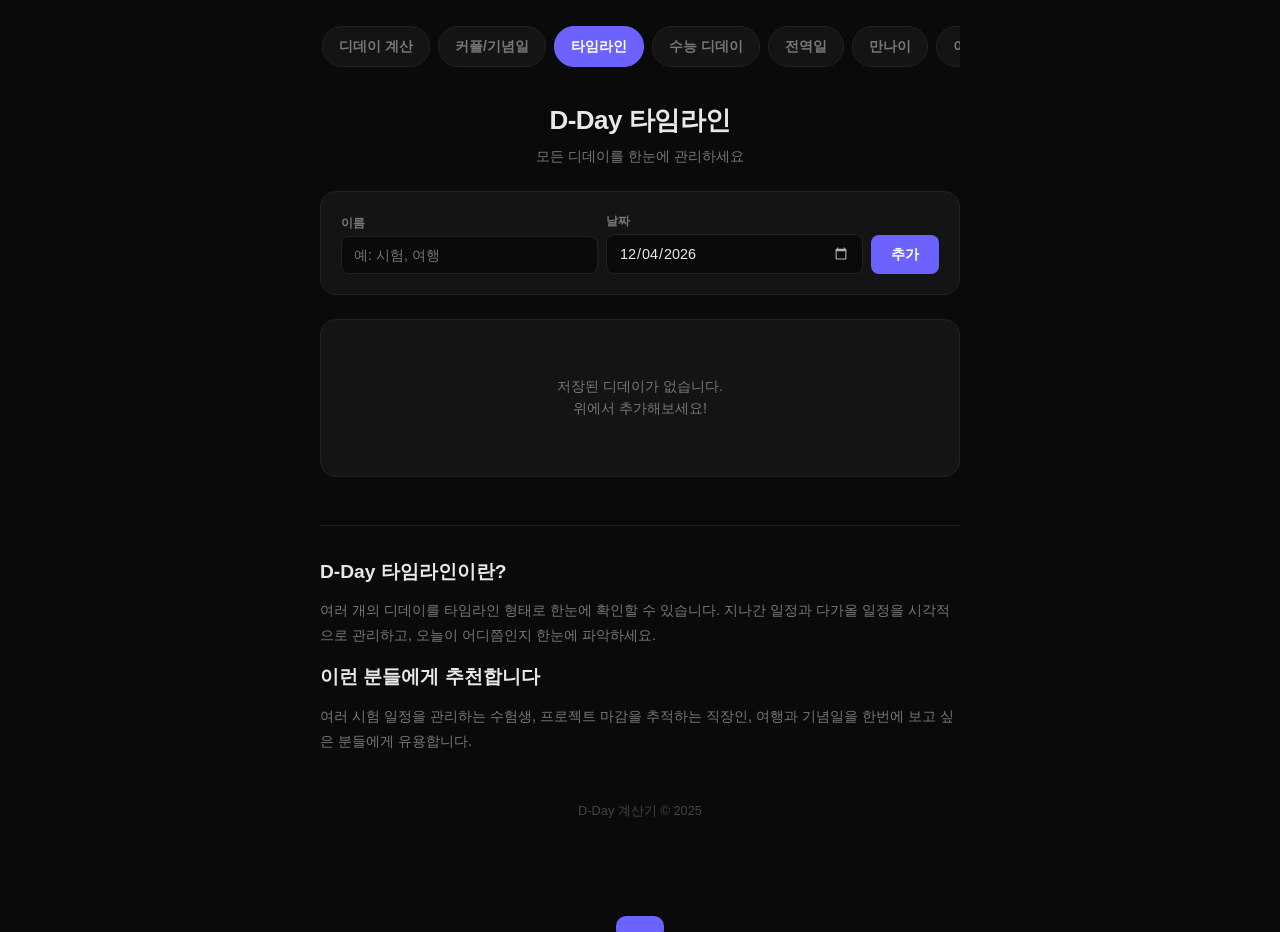
<file: timeline.html>
<!DOCTYPE html>
<html lang="ko">
<head>
  <meta charset="UTF-8">
  <meta name="viewport" content="width=device-width, initial-scale=1.0">
  <title>D-Day 타임라인 - 모든 디데이를 한눈에</title>
  <meta name="description" content="저장한 모든 디데이를 타임라인으로 한눈에 확인하세요. 지나간 날과 다가올 날을 시각적으로 관리합니다.">
  <meta name="keywords" content="디데이 타임라인, D-Day 관리, 디데이 모아보기, 일정 타임라인">
  <meta property="og:title" content="D-Day 타임라인 - 모든 디데이를 한눈에">
  <meta property="og:description" content="저장한 모든 디데이를 타임라인으로 한눈에 확인하세요.">
  <link rel="canonical" href="https://dday.github.io/timeline.html">
  <script type="application/ld+json">
  {
    "@context": "https://schema.org",
    "@type": "WebApplication",
    "name": "D-Day 타임라인",
    "description": "저장한 모든 디데이를 타임라인으로 한눈에 확인하세요",
    "url": "https://dday.github.io/timeline.html",
    "applicationCategory": "UtilityApplication",
    "operatingSystem": "All",
    "offers": { "@type": "Offer", "price": "0", "priceCurrency": "KRW" },
    "inLanguage": "ko"
  }
  </script>
  <link rel="stylesheet" href="shared.css">
  <style>
    /* 빠른 추가 */
    .add-section{background:var(--card);border:1px solid var(--border);border-radius:16px;padding:20px;margin-bottom:24px}
    .add-row{display:flex;gap:8px;align-items:end}
    .add-group{flex:1}
    .add-group label{display:block;font-size:.75rem;color:var(--text-sub);margin-bottom:4px;font-weight:600}
    .add-group input{width:100%;padding:10px 12px;border:1px solid var(--border);border-radius:8px;background:var(--bg);color:var(--text);font-size:.9rem;outline:none}
    .add-group input:focus{border-color:var(--accent)}
    .add-btn{padding:10px 20px;border:none;border-radius:8px;background:var(--accent);color:#fff;font-weight:700;font-size:.9rem;cursor:pointer;white-space:nowrap}
    .add-btn:hover{opacity:.85}

    /* 타임라인 */
    .timeline-wrap{background:var(--card);border:1px solid var(--border);border-radius:16px;padding:24px;margin-bottom:24px}
    .timeline{position:relative;padding-left:28px}
    .timeline::before{content:'';position:absolute;left:9px;top:0;bottom:0;width:2px;background:#222}

    .tl-item{position:relative;margin-bottom:20px}
    .tl-item:last-child{margin-bottom:0}
    .tl-dot{position:absolute;left:-24px;top:4px;width:12px;height:12px;border-radius:50%;border:2px solid #333;background:var(--bg)}
    .tl-item.past .tl-dot{background:var(--text-sub);border-color:var(--text-sub)}
    .tl-item.past{opacity:.5}
    .tl-item.today .tl-dot{background:var(--accent2);border-color:var(--accent2);box-shadow:0 0 8px rgba(255,101,132,.4)}
    .tl-item.future .tl-dot{background:transparent;border:2px dashed var(--accent)}
    .tl-item.now-marker .tl-dot{background:var(--accent);border-color:var(--accent);box-shadow:0 0 10px rgba(108,99,255,.5)}

    .tl-header{display:flex;justify-content:space-between;align-items:center}
    .tl-name{font-weight:700;font-size:.95rem}
    .tl-dday{font-size:.8rem;font-weight:700;color:var(--accent)}
    .tl-dday.past-text{color:var(--text-sub)}
    .tl-date{font-size:.78rem;color:var(--text-sub);margin-top:2px}
    .tl-now-label{font-size:.85rem;color:var(--accent);font-weight:700}
    .tl-delete{background:none;border:none;color:#444;cursor:pointer;font-size:1rem;padding:2px 4px;margin-left:8px}
    .tl-delete:hover{color:var(--accent2)}

    .empty-msg{color:var(--text-sub);font-size:.9rem;text-align:center;padding:32px}

    .toast{position:fixed;bottom:40px;left:50%;transform:translateX(-50%) translateY(80px);background:var(--accent);color:#fff;padding:12px 24px;border-radius:10px;font-weight:600;font-size:.9rem;transition:transform .3s;z-index:999}
    .toast.show{transform:translateX(-50%) translateY(0)}

    @media(max-width:480px){
      .add-row{flex-direction:column}
    }
  </style>
</head>
<body>
  <div class="container">
  <nav class="nav">
    <a href="index.html">디데이 계산</a>
    <a href="couple.html">커플/기념일</a>
    <a href="timeline.html" class="active">타임라인</a>
    <a href="suneung.html">수능 디데이</a>
    <a href="military.html">전역일</a>
    <a href="age.html">만나이</a>
    <a href="event.html">이벤트</a>
  </nav>
  <header class="page-header">
    <h1><span>D-Day</span> 타임라인</h1>
    <p>모든 디데이를 한눈에 관리하세요</p>
  </header>
    <!-- 빠른 추가 -->
    <section class="add-section">
      <div class="add-row">
        <div class="add-group">
          <label>이름</label>
          <input type="text" id="addName" placeholder="예: 시험, 여행">
        </div>
        <div class="add-group">
          <label>날짜</label>
          <input type="date" id="addDate">
        </div>
        <button class="add-btn" id="addBtn">추가</button>
      </div>
    </section>

    <!-- 타임라인 -->
    <div class="timeline-wrap">
      <div class="timeline" id="timeline"></div>
      <div class="empty-msg" id="emptyMsg">저장된 디데이가 없습니다.<br>위에서 추가해보세요!</div>
      <div class="share-row" id="shareRow" style="display:none">
        <button class="add-btn" id="saveImageBtn" style="width:100%;margin-top:16px;background:#6C63FF">이미지 저장</button>
      </div>
    </div>

    <article class="seo-content">
      <h2>D-Day 타임라인이란?</h2>
      <p>여러 개의 디데이를 타임라인 형태로 한눈에 확인할 수 있습니다. 지나간 일정과 다가올 일정을 시각적으로 관리하고, 오늘이 어디쯤인지 한눈에 파악하세요.</p>
      <h2>이런 분들에게 추천합니다</h2>
      <p>여러 시험 일정을 관리하는 수험생, 프로젝트 마감을 추적하는 직장인, 여행과 기념일을 한번에 보고 싶은 분들에게 유용합니다.</p>
    </article>
  </div>

  <footer>D-Day 계산기 &copy; 2025</footer>
  <div class="toast" id="toast"></div>
  <canvas id="shareCanvas" style="display:none"></canvas>

  <script>
    const addName = document.getElementById('addName');
    const addDate = document.getElementById('addDate');
    addDate.value = new Date().toISOString().split('T')[0];

    // URL로 공유된 타임라인 복원
    const params = new URLSearchParams(location.search);
    if (params.get('items')) {
      try {
        const shared = JSON.parse(decodeURIComponent(params.get('items')));
        const saved = JSON.parse(localStorage.getItem('ddays') || '[]');
        shared.forEach(item => {
          if (!saved.some(s => s.date === item.date && s.name === item.name)) {
            saved.push({ name: item.name, date: item.date, id: Date.now() + Math.random() * 1000, source: item.source || '' });
          }
        });
        localStorage.setItem('ddays', JSON.stringify(saved));
      } catch(e) {}
    }

    document.getElementById('addBtn').addEventListener('click', addDday);
    addName.addEventListener('keydown', e => { if (e.key === 'Enter') addDday(); });

    // 타임라인 이미지 저장
    document.getElementById('saveImageBtn').addEventListener('click', () => {
      const saved = JSON.parse(localStorage.getItem('ddays') || '[]');
      if (saved.length === 0) return;

      const today = new Date(); today.setHours(0,0,0,0);
      const dayNames = ['일','월','화','수','목','금','토'];
      const sorted = saved.sort((a, b) => new Date(a.date) - new Date(b.date));

      // 오늘 마커 위치 계산
      const items = [];
      let todayInserted = false;
      for (const item of sorted) {
        const target = new Date(item.date + 'T00:00:00');
        const diff = Math.ceil((target - today) / (1000*60*60*24));
        if (!todayInserted && diff >= 0) {
          items.push({ name: '오늘', date: fmtDate(today), day: dayNames[today.getDay()], dday: '', type: 'today' });
          todayInserted = true;
        }
        const ddayText = diff > 0 ? `D-${diff}` : diff === 0 ? 'D-Day' : `D+${Math.abs(diff)}`;
        items.push({ name: item.name, date: fmtDate(target), day: dayNames[target.getDay()], dday: ddayText, type: diff < 0 ? 'past' : diff === 0 ? 'today' : 'future' });
      }
      if (!todayInserted) {
        items.push({ name: '오늘', date: fmtDate(today), day: dayNames[today.getDay()], dday: '', type: 'today' });
      }

      const canvas = document.getElementById('shareCanvas');
      const ctx = canvas.getContext('2d');
      const lineH = 52;
      const padTop = 120;
      const padBot = 80;
      const w = 540;
      const h = padTop + items.length * lineH + padBot;
      canvas.width = w;
      canvas.height = h;

      // 배경
      const grad = ctx.createLinearGradient(0, 0, w, h);
      grad.addColorStop(0, '#0f0c29');
      grad.addColorStop(0.5, '#302b63');
      grad.addColorStop(1, '#24243e');
      ctx.fillStyle = grad;
      ctx.fillRect(0, 0, w, h);

      // 타이틀
      ctx.fillStyle = '#6C63FF';
      ctx.font = '800 24px -apple-system, sans-serif';
      ctx.textAlign = 'center';
      ctx.fillText('D-Day 타임라인', w / 2, 60);

      // 세로선
      const lineX = 60;
      ctx.strokeStyle = '#333';
      ctx.lineWidth = 2;
      ctx.beginPath();
      ctx.moveTo(lineX, padTop - 10);
      ctx.lineTo(lineX, padTop + items.length * lineH - 20);
      ctx.stroke();

      // 아이템
      ctx.textAlign = 'left';
      items.forEach((item, i) => {
        const y = padTop + i * lineH;

        // 점
        ctx.beginPath();
        ctx.arc(lineX, y + 8, 6, 0, Math.PI * 2);
        if (item.type === 'today') {
          ctx.fillStyle = '#6C63FF';
          ctx.fill();
          ctx.shadowColor = 'rgba(108,99,255,0.5)';
          ctx.shadowBlur = 8;
          ctx.fill();
          ctx.shadowBlur = 0;
        } else if (item.type === 'past') {
          ctx.fillStyle = '#555';
          ctx.fill();
        } else {
          ctx.fillStyle = 'transparent';
          ctx.strokeStyle = '#6C63FF';
          ctx.lineWidth = 2;
          ctx.setLineDash([3, 3]);
          ctx.stroke();
          ctx.setLineDash([]);
        }

        // 이름
        const alpha = item.type === 'past' ? 0.5 : 1;
        ctx.globalAlpha = alpha;
        ctx.fillStyle = item.type === 'today' && item.name === '오늘' ? '#6C63FF' : '#e8e8e8';
        ctx.font = '700 15px -apple-system, sans-serif';
        ctx.fillText(item.name, lineX + 24, y + 6);

        // 날짜
        ctx.fillStyle = '#777';
        ctx.font = '400 12px -apple-system, sans-serif';
        ctx.fillText(`${item.date} (${item.day})`, lineX + 24, y + 24);

        // D-day
        if (item.dday) {
          ctx.textAlign = 'right';
          ctx.fillStyle = item.type === 'past' ? '#555' : '#6C63FF';
          ctx.font = '700 14px -apple-system, sans-serif';
          ctx.fillText(item.dday, w - 40, y + 12);
          ctx.textAlign = 'left';
        }
        ctx.globalAlpha = 1;
      });

      // 워터마크
      ctx.fillStyle = '#444';
      ctx.font = '400 12px -apple-system, sans-serif';
      ctx.textAlign = 'center';
      ctx.fillText('D-Day 계산기', w / 2, h - 30);

      canvas.toBlob(blob => {
        const url = URL.createObjectURL(blob);
        const a = document.createElement('a');
        a.href = url;
        a.download = 'dday-timeline.png';
        a.click();
        URL.revokeObjectURL(url);
        showToast('이미지가 저장되었습니다!');
      });
    });

    function addDday() {
      const name = addName.value.trim();
      const date = addDate.value;
      if (!name || !date) { showToast('이름과 날짜를 입력해주세요'); return; }

      const saved = JSON.parse(localStorage.getItem('ddays') || '[]');
      if (saved.some(s => s.date === date && s.name === name)) { showToast('이미 저장된 디데이입니다'); return; }
      saved.push({ name, date, id: Date.now() });
      localStorage.setItem('ddays', JSON.stringify(saved));
      addName.value = '';
      renderTimeline();
      showToast('추가되었습니다!');
    }

    function deleteDday(id) {
      const saved = JSON.parse(localStorage.getItem('ddays') || '[]');
      localStorage.setItem('ddays', JSON.stringify(saved.filter(s => s.id !== id)));
      renderTimeline();
    }

    function renderTimeline() {
      const saved = JSON.parse(localStorage.getItem('ddays') || '[]');
      const timeline = document.getElementById('timeline');
      const emptyMsg = document.getElementById('emptyMsg');

      const shareRow = document.getElementById('shareRow');
      if (saved.length === 0) {
        timeline.innerHTML = '';
        emptyMsg.style.display = '';
        shareRow.style.display = 'none';
        return;
      }
      emptyMsg.style.display = 'none';
      shareRow.style.display = '';

      const today = new Date(); today.setHours(0,0,0,0);
      const dayNames = ['일','월','화','수','목','금','토'];
      const sorted = saved.sort((a, b) => new Date(a.date) - new Date(b.date));

      let html = '';
      let todayInserted = false;

      for (const item of sorted) {
        const target = new Date(item.date + 'T00:00:00');
        const diff = Math.ceil((target - today) / (1000*60*60*24));
        const isPast = diff < 0;
        const isToday = diff === 0;

        if (!todayInserted && !isPast) {
          html += `<div class="tl-item now-marker">
            <div class="tl-dot"></div>
            <div class="tl-now-label">오늘</div>
            <div class="tl-date">${fmtDate(today)} (${dayNames[today.getDay()]})</div>
          </div>`;
          todayInserted = true;
        }

        const cls = isToday ? 'today' : isPast ? 'past' : 'future';
        const ddayText = diff > 0 ? `D-${diff}` : diff === 0 ? 'D-Day' : `D+${Math.abs(diff)}`;

        html += `<div class="tl-item ${cls}">
          <div class="tl-dot"></div>
          <div class="tl-header">
            <span class="tl-name">${item.name}</span>
            <span style="display:flex;align-items:center">
              <span class="tl-dday ${isPast ? 'past-text' : ''}">${ddayText}</span>
              <button class="tl-delete" onclick="deleteDday(${item.id})">&#x2715;</button>
            </span>
          </div>
          <div class="tl-date">${fmtDate(target)} (${dayNames[target.getDay()]})</div>
        </div>`;
      }

      if (!todayInserted) {
        html += `<div class="tl-item now-marker">
          <div class="tl-dot"></div>
          <div class="tl-now-label">오늘</div>
          <div class="tl-date">${fmtDate(today)} (${dayNames[today.getDay()]})</div>
        </div>`;
      }

      timeline.innerHTML = html;
    }

    function fmtDate(d) {
      return `${d.getFullYear()}.${String(d.getMonth()+1).padStart(2,'0')}.${String(d.getDate()).padStart(2,'0')}`;
    }

    function showToast(msg) {
      const toast = document.getElementById('toast');
      toast.textContent = msg;
      toast.classList.add('show');
      setTimeout(() => toast.classList.remove('show'), 1500);
    }

    renderTimeline();
  </script>
</body>
</html>
</file>
<file: shared.css>
/* === 공통 디자인 시스템 === */
:root {
  --bg: #0a0a0a;
  --card: #141414;
  --card-hover: #1a1a1a;
  --border: #222;
  --text: #e8e8e8;
  --text-sub: #777;
  --accent: #6C63FF;
  --accent2: #FF6584;
}

* {
  box-sizing: border-box;
  margin: 0;
  padding: 0;
  -webkit-tap-highlight-color: transparent;
}

html, body {
  background: var(--bg);
  color: var(--text);
  font-family: -apple-system, BlinkMacSystemFont, 'Pretendard', 'Noto Sans KR', 'Segoe UI', sans-serif;
  -webkit-font-smoothing: antialiased;
  min-height: 100%;
}

body {
  padding: 20px 16px 80px;
  line-height: 1.5;
}

a { color: inherit; text-decoration: none; }

button {
  font-family: inherit;
  cursor: pointer;
  border: none;
  background: none;
  color: inherit;
}

input, select {
  font-family: inherit;
  color: var(--text);
}

/* --- Container --- */
.container {
  max-width: 640px;
  margin: 0 auto;
}

/* --- Top Nav (pill tabs) --- */
.nav {
  display: flex;
  gap: 8px;
  overflow-x: auto;
  padding: 6px 2px 14px;
  margin-bottom: 20px;
  scrollbar-width: none;
  -ms-overflow-style: none;
}
.nav::-webkit-scrollbar { display: none; }

.nav a {
  flex-shrink: 0;
  padding: 9px 16px;
  border-radius: 20px;
  background: var(--card);
  border: 1px solid var(--border);
  color: var(--text-sub);
  font-size: 14px;
  font-weight: 600;
  white-space: nowrap;
  transition: all .15s ease;
}
.nav a:hover { background: var(--card-hover); color: var(--text); }
.nav a.active {
  background: var(--accent);
  border-color: var(--accent);
  color: #fff;
}

/* --- Header --- */
.page-header {
  text-align: center;
  margin-bottom: 24px;
}
.page-header h1 {
  font-size: 26px;
  font-weight: 800;
  letter-spacing: -0.02em;
  margin-bottom: 6px;
}
.page-header p {
  color: var(--text-sub);
  font-size: 14px;
}

/* --- Card --- */
.card {
  background: var(--card);
  border: 1px solid var(--border);
  border-radius: 16px;
  padding: 24px;
  margin-bottom: 14px;
}
.card.clickable {
  cursor: pointer;
  transition: all .15s ease;
}
.card.clickable:hover {
  background: var(--card-hover);
  border-color: #333;
  transform: translateY(-1px);
}

.card-title {
  font-size: 13px;
  font-weight: 600;
  color: var(--text-sub);
  text-transform: uppercase;
  letter-spacing: 0.08em;
  margin-bottom: 14px;
}

/* --- Gradient Number --- */
.big-number {
  font-size: 88px;
  font-weight: 900;
  line-height: 1;
  letter-spacing: -0.04em;
  background: linear-gradient(135deg, var(--accent), var(--accent2));
  -webkit-background-clip: text;
  background-clip: text;
  -webkit-text-fill-color: transparent;
  color: transparent;
  font-variant-numeric: tabular-nums;
}

.big-number-wrap {
  text-align: center;
}
.big-number-label {
  color: var(--text-sub);
  font-size: 13px;
  margin-top: 10px;
  font-weight: 600;
  letter-spacing: 0.08em;
  text-transform: uppercase;
}
.big-number-suffix {
  display: block;
  font-size: 18px;
  font-weight: 700;
  color: var(--text-sub);
  margin-top: 6px;
  letter-spacing: 0.02em;
}

/* --- Countdown (HH:MM:SS) --- */
.countdown {
  display: grid;
  grid-template-columns: repeat(4, 1fr);
  gap: 8px;
  margin-top: 20px;
}
.countdown .unit {
  background: var(--bg);
  border: 1px solid var(--border);
  border-radius: 12px;
  padding: 14px 8px;
  text-align: center;
}
.countdown .num {
  font-size: 28px;
  font-weight: 800;
  letter-spacing: -0.02em;
  font-variant-numeric: tabular-nums;
}
.countdown .lbl {
  font-size: 11px;
  color: var(--text-sub);
  margin-top: 4px;
  font-weight: 600;
  letter-spacing: 0.05em;
  text-transform: uppercase;
}

/* --- Buttons --- */
.btn {
  display: inline-flex;
  align-items: center;
  justify-content: center;
  gap: 8px;
  padding: 14px 20px;
  border-radius: 10px;
  background: var(--accent);
  color: #fff;
  font-weight: 700;
  font-size: 15px;
  transition: all .15s ease;
  width: 100%;
}
.btn:hover { background: #5a52e6; }
.btn.secondary {
  background: var(--card);
  border: 1px solid var(--border);
  color: var(--text);
}
.btn.secondary:hover { background: var(--card-hover); }

/* --- Input --- */
.input,
input[type="date"],
input[type="text"],
input[type="number"],
select {
  width: 100%;
  background: var(--bg);
  border: 1px solid var(--border);
  border-radius: 10px;
  padding: 14px 16px;
  color: var(--text);
  font-size: 15px;
  outline: none;
  transition: border-color .15s ease;
  appearance: none;
  -webkit-appearance: none;
}
.input:focus,
input:focus,
select:focus {
  border-color: var(--accent);
}
input[type="date"]::-webkit-calendar-picker-indicator {
  filter: invert(0.7);
  cursor: pointer;
}
label {
  display: block;
  font-size: 13px;
  font-weight: 600;
  color: var(--text-sub);
  margin-bottom: 8px;
  letter-spacing: 0.02em;
}

/* --- Chip/Segmented selector --- */
.chip-row {
  display: flex;
  flex-wrap: wrap;
  gap: 8px;
}
.chip {
  padding: 9px 14px;
  border-radius: 20px;
  background: var(--bg);
  border: 1px solid var(--border);
  color: var(--text-sub);
  font-size: 13px;
  font-weight: 600;
  transition: all .15s ease;
}
.chip:hover { color: var(--text); border-color: #333; }
.chip.active {
  background: var(--accent);
  border-color: var(--accent);
  color: #fff;
}

/* --- Progress Bar --- */
.progress {
  height: 10px;
  background: var(--bg);
  border: 1px solid var(--border);
  border-radius: 999px;
  overflow: hidden;
  position: relative;
}
.progress-fill {
  height: 100%;
  background: linear-gradient(90deg, var(--accent), var(--accent2));
  border-radius: 999px;
  transition: width .5s ease;
}

/* --- Meta rows (label/value pairs) --- */
.meta-row {
  display: flex;
  justify-content: space-between;
  align-items: center;
  padding: 12px 0;
  border-bottom: 1px solid var(--border);
  font-size: 14px;
}
.meta-row:last-child { border-bottom: none; }
.meta-row .k { color: var(--text-sub); font-weight: 500; }
.meta-row .v { font-weight: 700; letter-spacing: -0.01em; }

/* --- Accent text helpers --- */
.accent { color: var(--accent); }
.accent2 { color: var(--accent2); }
.grad-text {
  background: linear-gradient(135deg, var(--accent), var(--accent2));
  -webkit-background-clip: text;
  background-clip: text;
  -webkit-text-fill-color: transparent;
  color: transparent;
}

/* --- SEO content --- */
.seo-content {
  margin-top: 48px;
  padding-top: 32px;
  border-top: 1px solid var(--border);
}
.seo-content h2 {
  font-size: 1.2rem;
  margin-bottom: 12px;
}
.seo-content p {
  color: var(--text-sub);
  font-size: 0.9rem;
  margin-bottom: 16px;
  line-height: 1.7;
}

/* --- Footer --- */
footer {
  text-align: center;
  padding: 32px 20px;
  color: #444;
  font-size: 0.8rem;
}
footer a { color: var(--text-sub); }

/* --- Share card container (hidden offscreen) --- */
.share-card-template {
  position: fixed;
  left: -9999px;
  top: 0;
  width: 1080px;
  height: 1080px;
  background: var(--bg);
  padding: 100px 80px;
  font-family: -apple-system, 'Pretendard', 'Noto Sans KR', sans-serif;
  color: var(--text);
  display: flex;
  flex-direction: column;
  justify-content: center;
  align-items: center;
  gap: 40px;
}

/* --- SNS Share --- */
.sns-share { display: flex; gap: 8px; justify-content: center; margin-top: 16px; flex-wrap: wrap; }
.sns-btn { display: inline-flex; align-items: center; gap: 6px; padding: 10px 16px; border-radius: 10px; font-size: 13px; font-weight: 600; border: 1px solid var(--border); background: var(--card); color: var(--text-sub); cursor: pointer; transition: all .15s ease; text-decoration: none; }
.sns-btn:hover { background: var(--card-hover); color: var(--text); border-color: #333; }
.sns-btn svg { width: 16px; height: 16px; fill: currentColor; }

/* --- CTA Banner --- */
.cta-banner {
  background: linear-gradient(135deg, rgba(108,99,255,0.1), rgba(255,101,132,0.1));
  border: 1px solid rgba(108,99,255,0.2);
  border-radius: 12px;
  padding: 16px 20px;
  text-align: center;
  margin-top: 20px;
  animation: fadeIn .5s ease;
}
@keyframes fadeIn { from { opacity: 0; transform: translateY(8px); } to { opacity: 1; transform: translateY(0); } }
.cta-banner p {
  color: var(--text-sub);
  font-size: 14px;
  margin-bottom: 12px;
}
.cta-banner .cta-btn {
  display: inline-flex;
  align-items: center;
  gap: 6px;
  padding: 10px 20px;
  border-radius: 10px;
  background: var(--accent);
  color: #fff;
  font-weight: 700;
  font-size: 14px;
  border: none;
  cursor: pointer;
  transition: background .15s ease;
  text-decoration: none;
}
.cta-banner .cta-btn:hover { background: #5a52e6; }

/* --- Responsive --- */
@media (max-width: 480px) {
  body { padding: 16px 14px 60px; }
  .page-header h1 { font-size: 22px; }
  .big-number { font-size: 72px; }
  .card { padding: 20px; border-radius: 14px; }
  .countdown .num { font-size: 22px; }
  .countdown .unit { padding: 12px 4px; }
  .nav a { padding: 8px 13px; font-size: 13px; }
}
</file>
